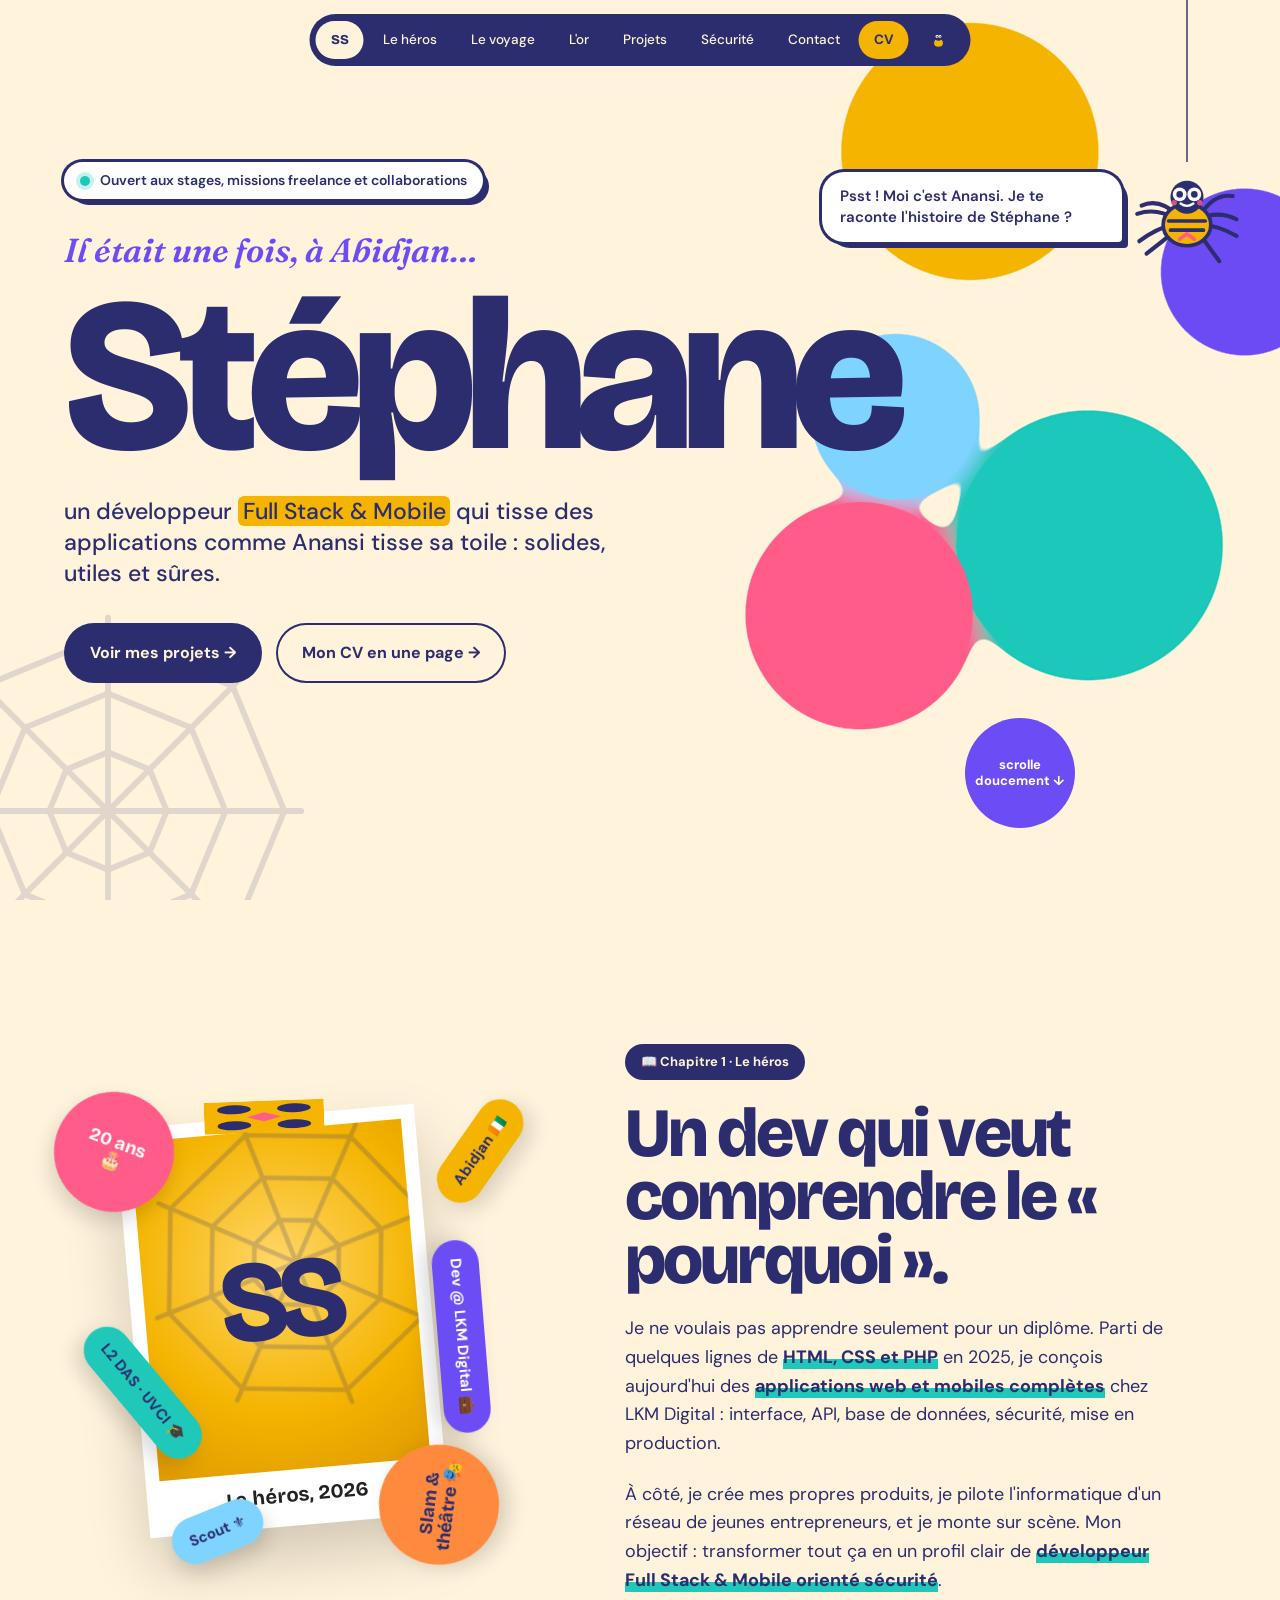
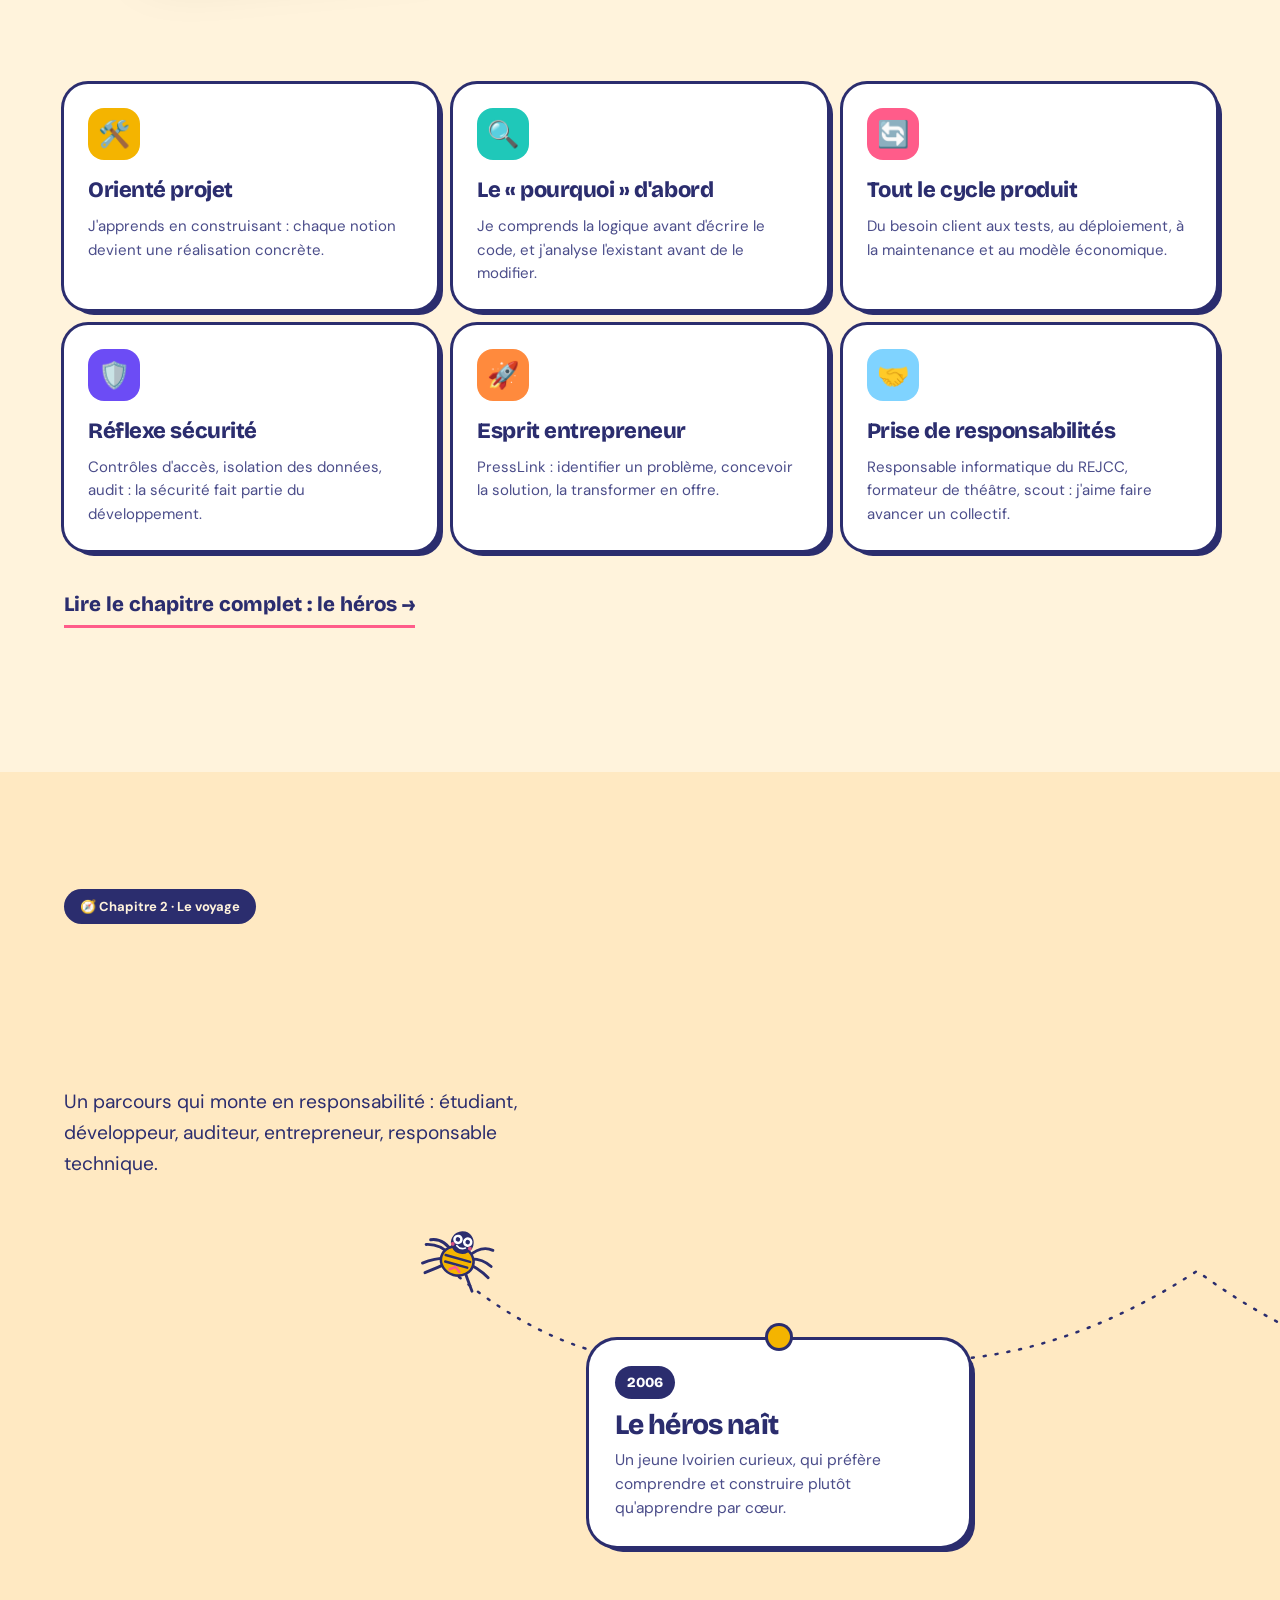
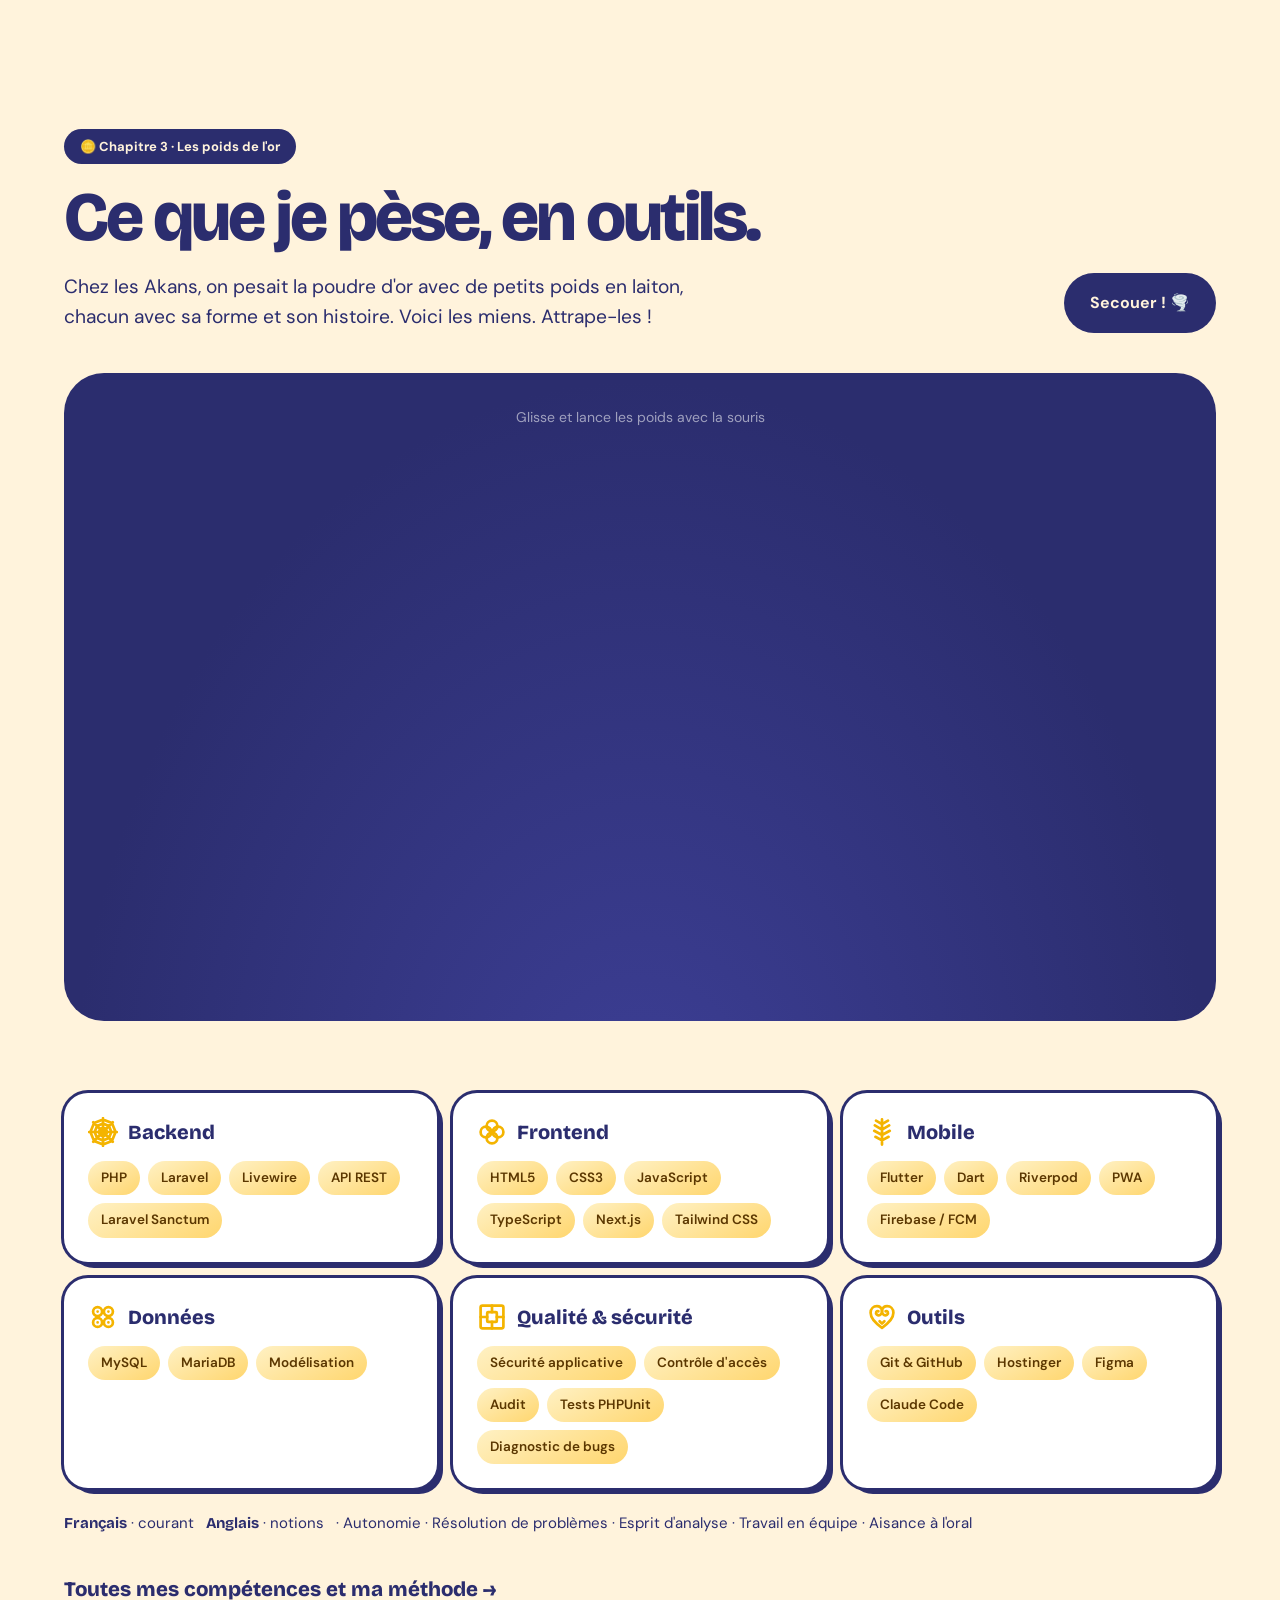
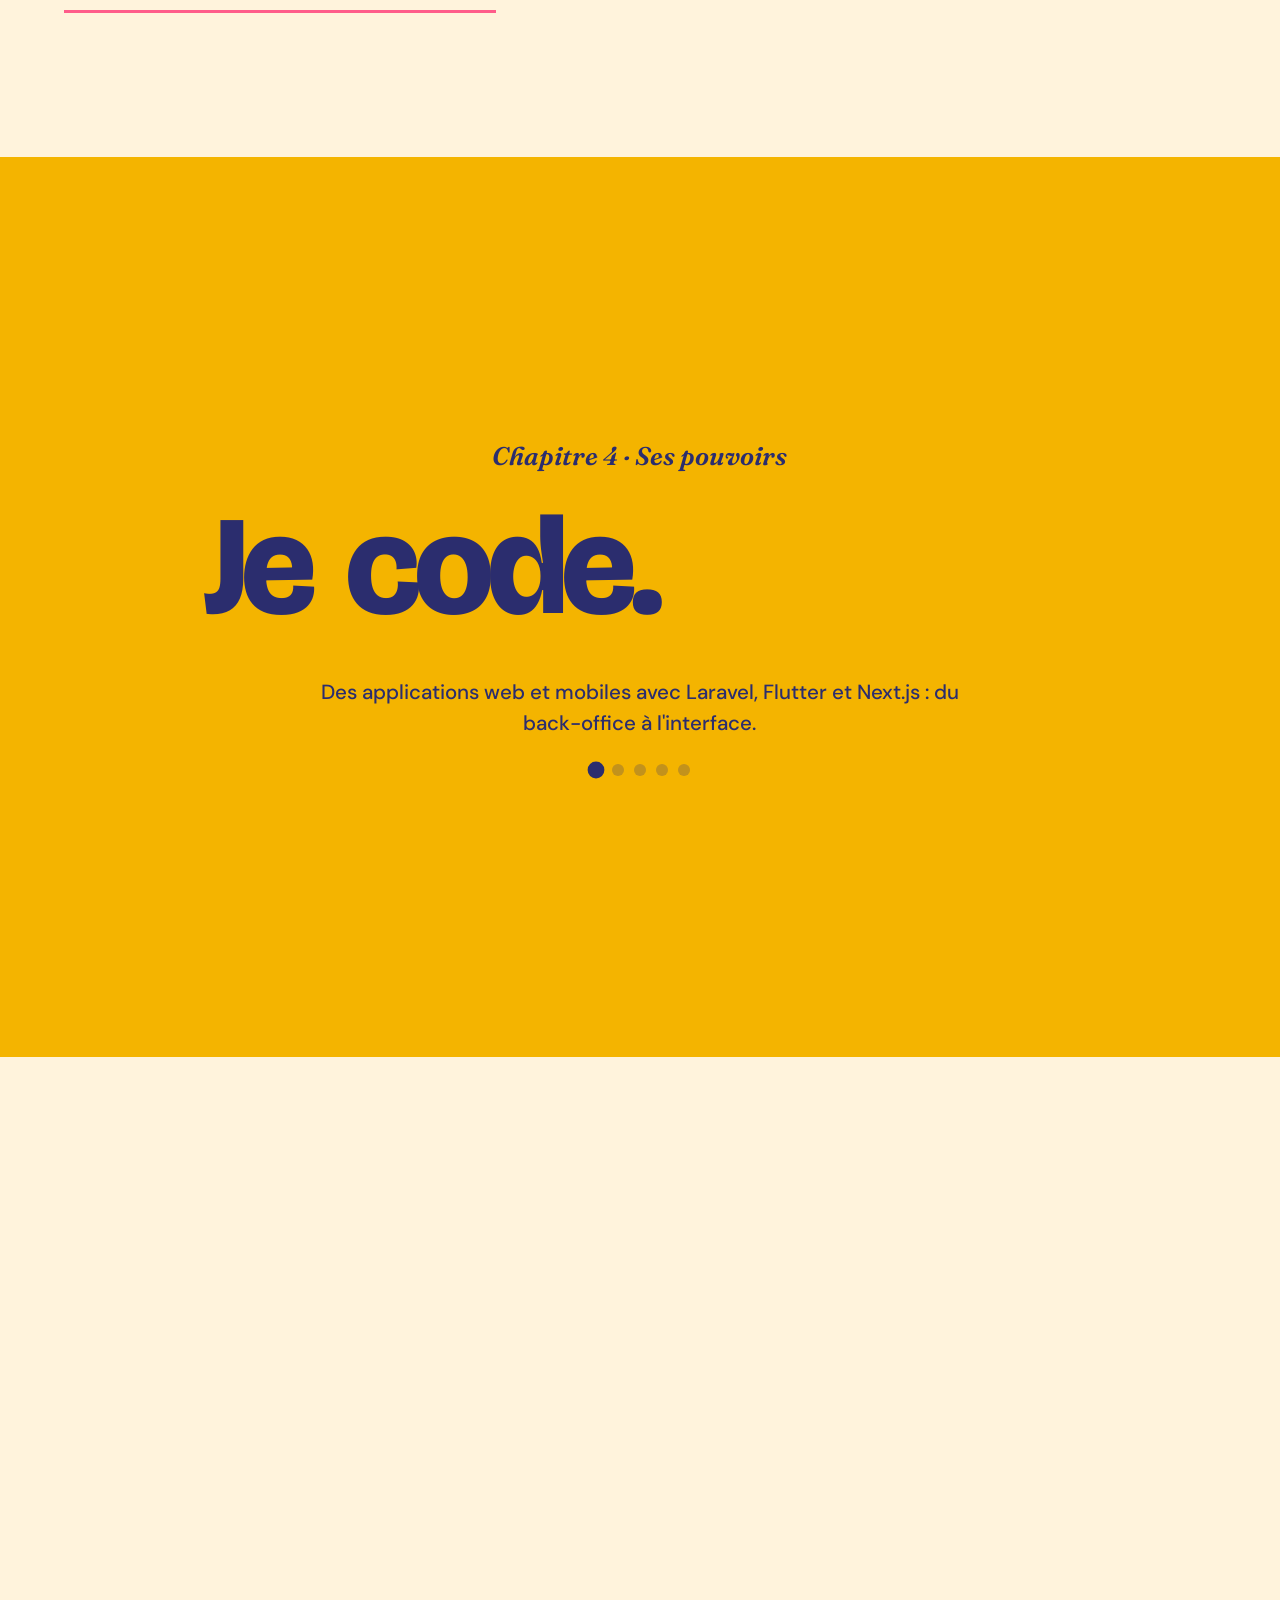
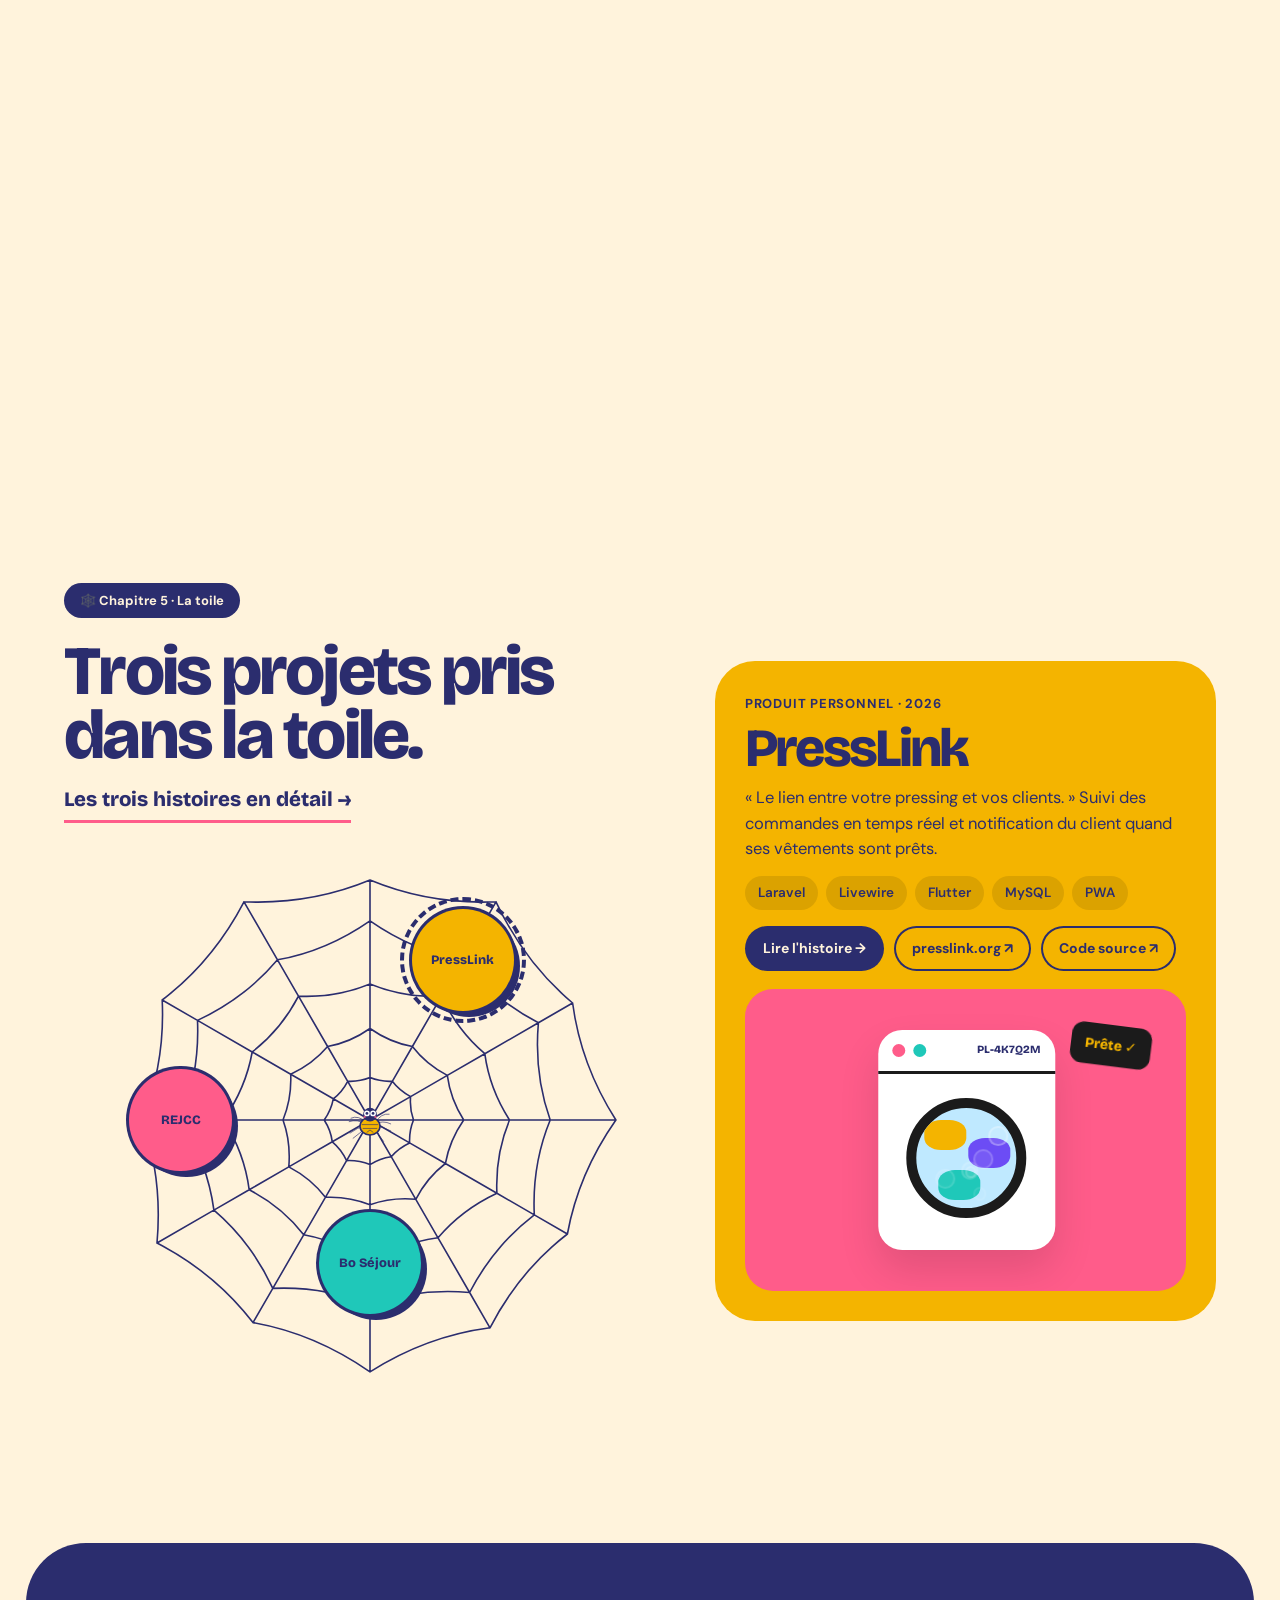
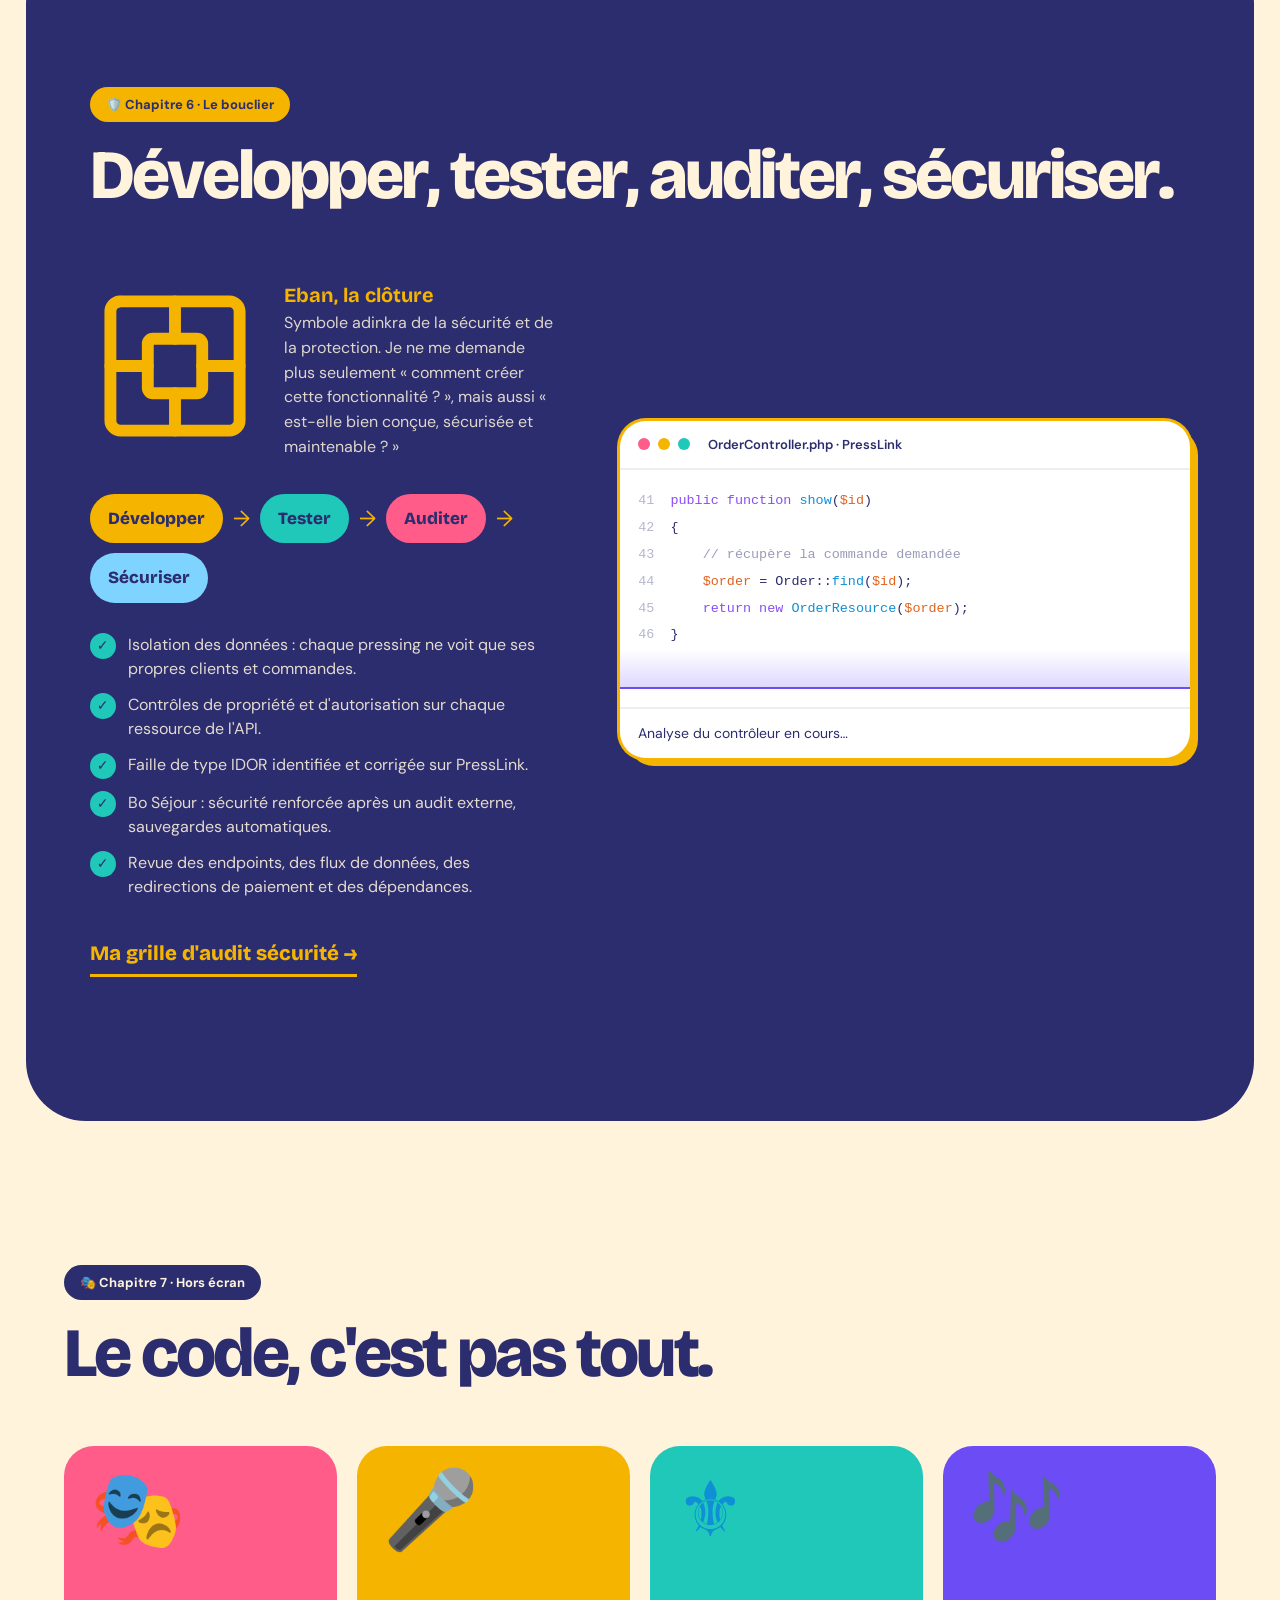
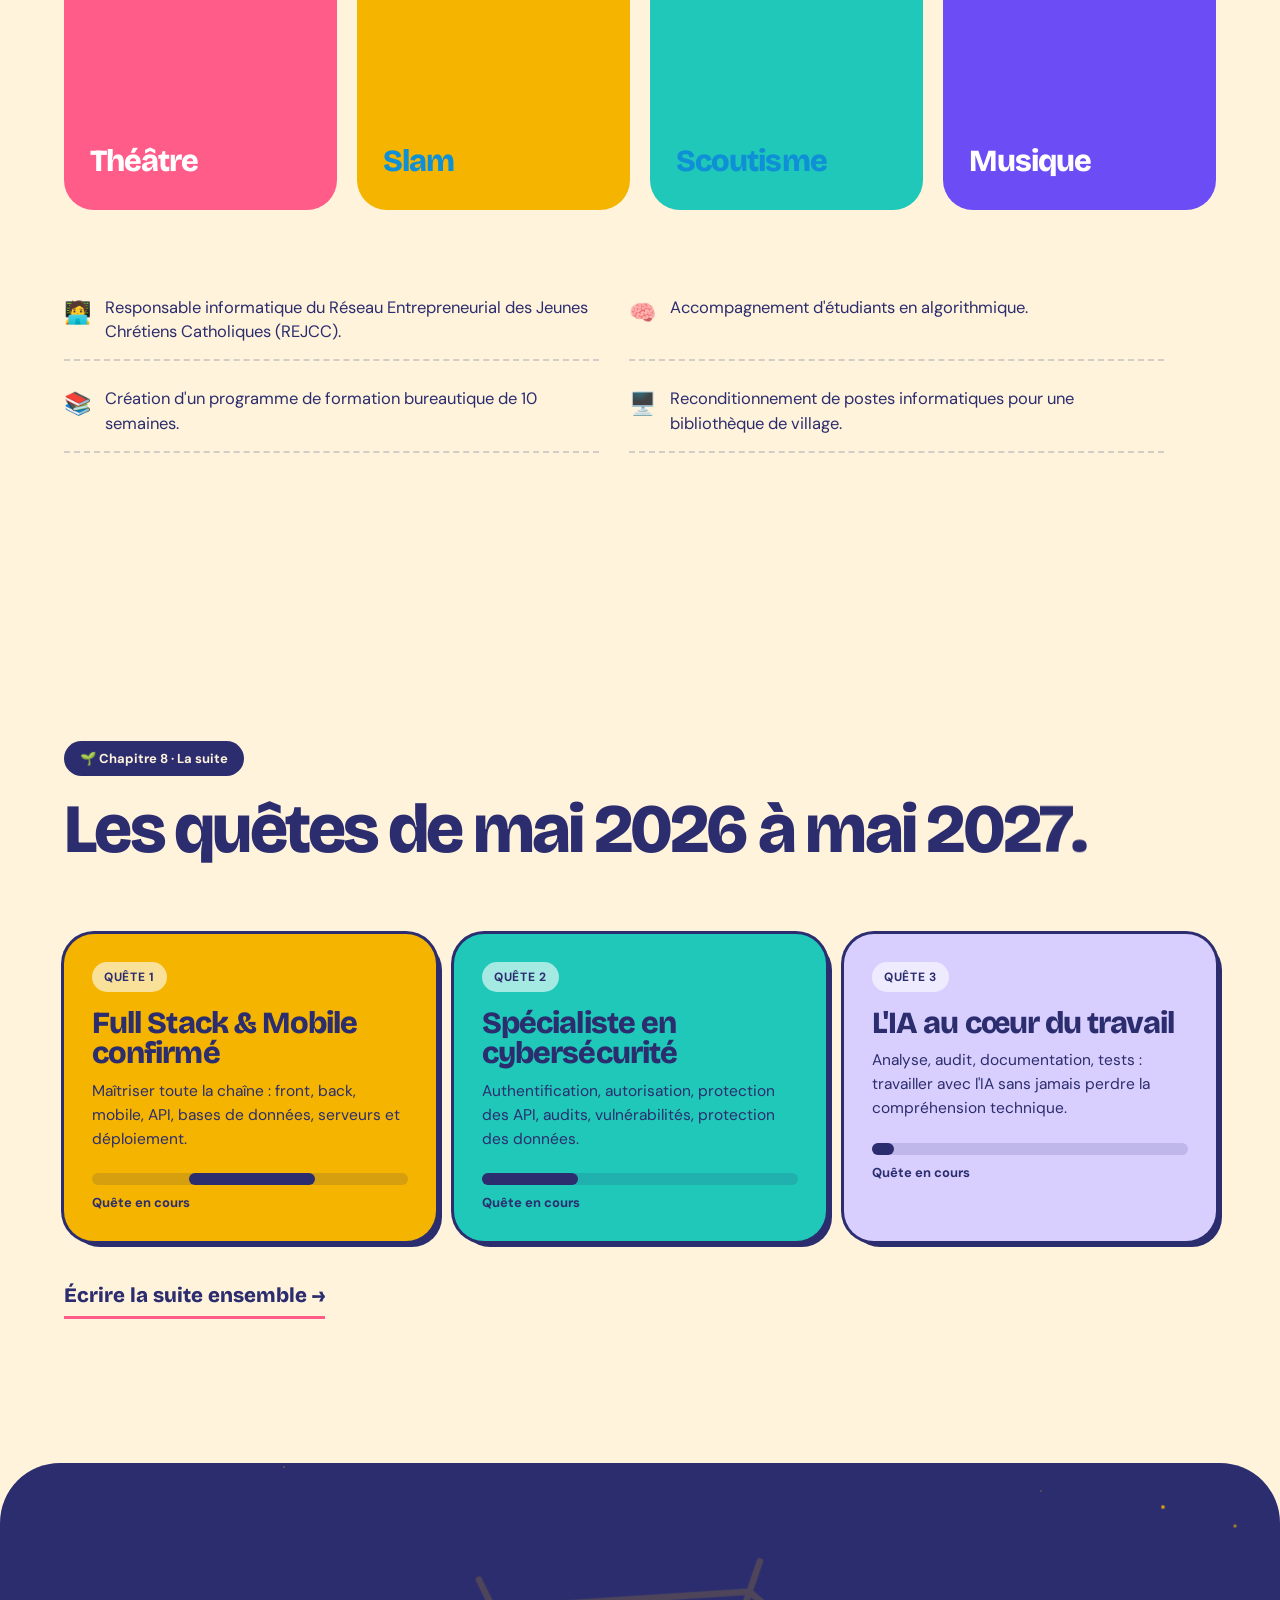
<file: index.html>
<!doctype html>
<html lang="fr">
<head>
<meta charset="utf-8">
<meta name="viewport" content="width=device-width, initial-scale=1">
<title>Stéphane Say — Développeur Full Stack &amp; Mobile à Abidjan</title>
<meta name="description" content="Stéphane Say, développeur Full Stack &amp; Mobile à Abidjan (Laravel, Flutter, Next.js), orienté sécurité. Découvre son histoire, contée par Anansi l'araignée : PressLink, Bo Séjour, REJCC.">
<meta name="author" content="Stéphane Say">
<meta name="theme-color" content="#2b2d6e">
<meta property="og:type" content="website">
<meta property="og:locale" content="fr_FR">
<meta property="og:title" content="Stéphane Say — Développeur Full Stack & Mobile">
<meta property="og:description" content="Il était une fois, à Abidjan, un développeur qui tisse des applications comme Anansi tisse sa toile.">
<meta property="og:image" content="https://menofgucci200-tech.github.io/my_motion/assets/img/og.png">
<meta name="twitter:card" content="summary_large_image">
<link rel="canonical" href="https://menofgucci200-tech.github.io/my_motion/">
<meta property="og:url" content="https://menofgucci200-tech.github.io/my_motion/">
<link rel="icon" href="assets/img/favicon.svg" type="image/svg+xml">
<link rel="preconnect" href="https://fonts.googleapis.com">
<link rel="preconnect" href="https://fonts.gstatic.com" crossorigin>
<link href="https://fonts.googleapis.com/css2?family=Bricolage+Grotesque:opsz,wght@12..96,500..800&family=DM+Sans:wght@400;500;600;700&family=Fraunces:ital,opsz,wght@1,9..144,600&display=swap" rel="stylesheet">
<link rel="stylesheet" href="assets/css/main.css">
<noscript><style>#night,.mascot,.pg-cursor{display:none!important}.pill{position:relative;visibility:visible;display:inline-block;margin:6px}.pit{height:auto;display:flex;flex-wrap:wrap;padding:30px}.pcard{position:relative;visibility:visible;margin-bottom:20px}.pstage{min-height:0}</style></noscript>
<script type="application/ld+json">
{"@context":"https://schema.org","@type":"Person","name":"Stéphane Say","jobTitle":"Développeur Full Stack & Mobile","worksFor":{"@type":"Organization","name":"LKM Digital"},"address":{"@type":"PostalAddress","addressLocality":"Abidjan","addressCountry":"CI"},"email":"mailto:menofgucci200@gmail.com","alumniOf":"Université Virtuelle de Côte d'Ivoire","sameAs":["https://github.com/menofgucci200-tech"],"knowsAbout":["Laravel","PHP","Flutter","Next.js","MySQL","Sécurité applicative"]}
</script>
</head>
<body>
<a class="skip" href="#contenu">Aller au contenu</a>
<svg width="0" height="0" style="position:absolute" aria-hidden="true"><filter id="goo"><feGaussianBlur in="SourceGraphic" stdDeviation="14" result="b"/><feColorMatrix in="b" mode="matrix" values="1 0 0 0 0  0 1 0 0 0  0 0 1 0 0  0 0 0 26 -10" result="g"/><feBlend in="SourceGraphic" in2="g"/></filter></svg>

<!-- Anansi, l'araignée : réutilisée dans l'intro, la mascotte, la frise et la toile -->
<template id="spiderTpl">
  <svg viewBox="0 0 120 120" aria-hidden="true">
    <g class="legs">
      <path d="M48 66 Q30 44 10 50"/><path d="M48 70 Q26 60 6 70"/><path d="M48 75 Q26 80 8 94"/><path d="M50 80 Q36 96 20 112"/>
      <path d="M72 66 Q90 44 110 50"/><path d="M72 70 Q94 60 114 70"/><path d="M72 75 Q94 80 112 94"/><path d="M70 80 Q84 96 100 112"/>
    </g>
    <ellipse cx="60" cy="76" rx="26" ry="23" fill="#f4b400" stroke="#2b2d6e" stroke-width="4"/>
    <path d="M40 72 H80 M42 82 H78" stroke="#2b2d6e" stroke-width="4" stroke-linecap="round"/>
    <path d="M52 92 l8 -6 l8 6" fill="none" stroke="#ff5c8a" stroke-width="4" stroke-linecap="round" stroke-linejoin="round"/>
    <circle cx="60" cy="46" r="18" fill="#2b2d6e"/>
    <circle cx="52" cy="43" r="7.5" fill="#fff"/><circle cx="68" cy="43" r="7.5" fill="#fff"/>
    <circle class="pupil" cx="52" cy="43" r="3.6" fill="#2b2d6e"/><circle class="pupil" cx="68" cy="43" r="3.6" fill="#2b2d6e"/>
    <path d="M53 53 Q60 58 67 53" fill="none" stroke="#fff" stroke-width="2.6" stroke-linecap="round"/>
    <circle cx="46" cy="52" r="3" fill="#ff5c8a" opacity=".8"/><circle cx="74" cy="52" r="3" fill="#ff5c8a" opacity=".8"/>
  </svg>
</template>

<div id="night" aria-hidden="true">
  <div class="bigweb" id="bigweb"></div>
  <div class="ithread" id="ithread"></div>
  <div class="ispider" id="ispider"></div>
  <p class="once tale" id="once">Il était une fois…</p>
  <button class="skip-intro" id="skipIntro" tabindex="-1">Passer l'intro →</button>
</div>

<div class="mascot" id="mascot" aria-hidden="true">
  <div class="thread"></div>
  <div class="body" id="mbody" title="Anansi"></div>
  <div class="say" id="say">Psst ! Moi c'est Anansi. Je te raconte l'histoire de Stéphane ?</div>
</div>
<div class="toast" id="toast" role="status">Adresse copiée ✨</div>

<nav class="nav" aria-label="Navigation principale">
  <a class="logo" href="index.html" aria-label="Accueil">SS</a>
  <a href="heros.html">Le héros</a><a href="voyage.html">Le voyage</a><a href="competences.html">L'or</a><a href="projets.html">Projets</a><a href="securite.html">Sécurité</a><a href="contact.html">Contact</a><a class="cv-link" href="cv.html">CV</a>
  <button class="toggle-anansi" id="toggleAnansi" aria-pressed="true" title="Afficher ou masquer Anansi"><img src="assets/img/favicon.svg" alt="" width="22" height="22"><span class="sr-only">Anansi</span></button>
  <button class="burger" id="burger" aria-expanded="false" aria-controls="menu">Menu</button>
</nav>
<div class="menu" id="menu" aria-hidden="true">
  <a href="index.html"><small>Il était une fois</small>Accueil</a>
  <a href="heros.html"><small>Chapitre 1</small>Le héros</a>
  <a href="voyage.html"><small>Chapitre 2</small>Le voyage</a>
  <a href="competences.html"><small>Chapitre 3</small>Les poids de l'or</a>
  <a href="projets.html"><small>Chapitre 5</small>Les projets</a>
  <a href="securite.html"><small>Chapitre 6</small>Le bouclier</a>
  <a href="contact.html"><small>Fin</small>Contact</a>
  <a href="cv.html"><small>En une page</small>Mon CV</a>
  <button class="menu-anansi" id="menuAnansi">🕷️ Masquer Anansi</button>
</div>

<main id="contenu">

<!-- ================= HERO ================= -->
<section class="hero" id="top" data-say="Psst ! Moi c'est Anansi. Je te raconte l'histoire de Stéphane ?">
  <div class="blobs" id="blobs"></div>
  <div class="corner-web" id="cw1" style="left:-8vw;bottom:-10vw" aria-hidden="true"></div>
  <div class="hero-in">
    <p class="dispo"><i></i>Ouvert aux stages, missions freelance et collaborations</p>
    <p class="once-upon tale">Il était une fois, à Abidjan…</p>
    <h1 class="name" id="name">Stéphane</h1>
    <p class="tagline">un développeur <mark>Full Stack &amp; Mobile</mark> qui tisse des applications comme Anansi tisse sa toile : solides, utiles et sûres.</p>
    <div class="hero-row">
      <a class="btn" href="#toile"><span>Voir mes projets →</span></a>
      <a class="btn ghost" href="cv.html"><span>Mon CV en une page →</span></a>
    </div>
  </div>
  <div class="scroll-ball" aria-hidden="true">scrolle<br>doucement ↓</div>
</section>

<!-- ================= CHAPITRE 1 : LE HÉROS ================= -->
<section id="heros" data-say="Lui, c'est le héros du conte. 20 ans, Abidjan, curieux de tout.">
  <div class="about">
    <div class="board" id="board">
      <div class="polaroid"><span class="tape" id="tape"></span><!-- Emplacement photo : remplacer ce bloc par <img src="assets/img/ta-photo.jpg" alt="Portrait de Stéphane Say"> -->
        <div class="portrait-ph" aria-hidden="true"><div class="ph-web"></div><span>SS</span></div><b>Le héros, 2026</b></div>
      <span class="sticker big" style="background:var(--pink);color:#fff;left:-2%;top:2%">20 ans<br>🎂</span>
      <span class="sticker" style="background:var(--gold);right:2%;top:12%">Abidjan 🇨🇮</span>
      <span class="sticker" style="background:var(--teal);left:0;top:62%">L2 DAS · UVCI 🎓</span>
      <span class="sticker" style="background:var(--violet);color:#fff;right:-2%;top:48%">Dev @ LKM Digital 💼</span>
      <span class="sticker big" style="background:var(--orange);right:10%;bottom:0">Slam &amp;<br>théâtre 🎭</span>
      <span class="sticker" style="background:var(--sky);left:22%;bottom:2%">Scout ⚜️</span>
    </div>
    <div class="about-text">
      <span class="chap">📖 Chapitre 1 · Le héros</span>
      <h2 class="h2 sm split">Un dev qui veut comprendre le « pourquoi ».</h2>
      <p>Je ne voulais pas apprendre seulement pour un diplôme. Parti de quelques lignes de <b>HTML, CSS et PHP</b> en 2025, je conçois aujourd'hui des <b>applications web et mobiles complètes</b> chez LKM Digital : interface, API, base de données, sécurité, mise en production.</p>
      <p>À côté, je crée mes propres produits, je pilote l'informatique d'un réseau de jeunes entrepreneurs, et je monte sur scène. Mon objectif : transformer tout ça en un profil clair de <b>développeur Full Stack &amp; Mobile orienté sécurité</b>.</p>
    </div>
  </div>
  <div class="forces">
    <article class="force"><div class="ic" style="background:var(--gold)">🛠️</div><h3>Orienté projet</h3><p>J'apprends en construisant : chaque notion devient une réalisation concrète.</p></article>
    <article class="force"><div class="ic" style="background:var(--teal)">🔍</div><h3>Le « pourquoi » d'abord</h3><p>Je comprends la logique avant d'écrire le code, et j'analyse l'existant avant de le modifier.</p></article>
    <article class="force"><div class="ic" style="background:var(--pink)">🔄</div><h3>Tout le cycle produit</h3><p>Du besoin client aux tests, au déploiement, à la maintenance et au modèle économique.</p></article>
    <article class="force"><div class="ic" style="background:var(--violet)">🛡️</div><h3>Réflexe sécurité</h3><p>Contrôles d'accès, isolation des données, audit : la sécurité fait partie du développement.</p></article>
    <article class="force"><div class="ic" style="background:var(--orange)">🚀</div><h3>Esprit entrepreneur</h3><p>PressLink : identifier un problème, concevoir la solution, la transformer en offre.</p></article>
    <article class="force"><div class="ic" style="background:var(--sky)">🤝</div><h3>Prise de responsabilités</h3><p>Responsable informatique du REJCC, formateur de théâtre, scout : j'aime faire avancer un collectif.</p></article>
  </div>
  <a class="more" href="heros.html">Lire le chapitre complet : le héros →</a>
</section>

<!-- ================= CHAPITRE 2 : LE VOYAGE ================= -->
<section id="voyage" data-say="Suis-moi sur le fil : voici son voyage, étape par étape.">
  <div class="vhead">
    <span class="chap">🧭 Chapitre 2 · Le voyage</span>
    <h2 class="h2 sm split">De zéro à la prod.</h2>
    <a class="more" href="voyage.html" style="margin:0 0 18px">Le journal complet du voyage →</a>
    <p class="lead">Un parcours qui monte en responsabilité : étudiant, développeur, auditeur, entrepreneur, responsable technique.</p>
  </div>
  <div class="vtrack" id="vtrack">
    <svg class="vthread" id="vthread" aria-hidden="true"><path id="vpath"/><path id="vdone" class="done"/></svg>
    <div class="walker" id="walker" aria-hidden="true"></div>
    <div class="vline" aria-hidden="true"><i id="vline"></i></div>
    <article class="vcard" style="--mb:4vh"><span class="pin" style="background:var(--gold)"></span><span class="when" style="background:var(--ink)">2006</span><h3>Le héros naît</h3><p>Un jeune Ivoirien curieux, qui préfère comprendre et construire plutôt qu'apprendre par cœur.</p></article>
    <article class="vcard" style="--mb:14vh"><span class="pin" style="background:var(--pink)"></span><span class="when" style="background:var(--pink)">Juillet 2025</span><h3>Bac D en poche</h3><p>Groupe Scolaire Louis Lagrange. Direction le numérique.</p></article>
    <article class="vcard" style="--mb:2vh"><span class="pin" style="background:var(--teal)"></span><span class="when" style="background:var(--violet)">2025</span><h3>Entrée à l'UVCI</h3><p>Licence Développement d'applications et e-Services. Au compteur : HTML, CSS et quelques notions de PHP.</p></article>
    <article class="vcard" style="--mb:12vh"><span class="pin" style="background:var(--gold)"></span><span class="when" style="background:var(--orange)">Janvier 2026</span><h3>LKM Digital</h3><p>Développeur junior. Maintenir et faire évoluer des logiciels utilisés chaque jour par de vrais utilisateurs.</p></article>
    <article class="vcard" style="--mb:3vh"><span class="pin" style="background:var(--teal)"></span><span class="when" style="background:var(--teal);color:var(--ink)">2026</span><h3>Bo Séjour</h3><p>Refonte complète d'une plateforme de réservation : paiement en ligne, WhatsApp, sécurité renforcée.</p></article>
    <article class="vcard" style="--mb:13vh"><span class="pin" style="background:var(--pink)"></span><span class="when" style="background:var(--gold);color:var(--ink)">2026</span><h3>PressLink</h3><p>Mon premier produit, conçu et développé seul, de l'API au modèle commercial.</p></article>
    <article class="vcard" style="--mb:4vh"><span class="pin" style="background:var(--violet)"></span><span class="when" style="background:var(--pink)">2026</span><h3>Responsable informatique</h3><p>REJCC : plateforme officielle, structuration de l'équipe, documentation, présentations au Bureau Exécutif.</p></article>
    <article class="vcard" style="--mb:12vh"><span class="pin" style="background:var(--gold)"></span><span class="when" style="background:var(--violet)">Septembre 2026</span><h3>Licence 2 DAS</h3><p>Deuxième année à l'UVCI, et ce portfolio pour raconter le chemin parcouru.</p></article>
    <article class="vcard future" style="--mb:6vh"><span class="pin" style="background:var(--bg)"></span><span class="when" style="background:var(--gold);color:var(--ink)">Mai 2027</span><h3>Prochain chapitre</h3><p>Full Stack &amp; Mobile confirmé, spécialiste en cybersécurité, IA au cœur du travail.</p></article>
  </div>
</section>

<!-- ================= CHAPITRE 3 : LES POIDS DE L'OR ================= -->
<section id="or" data-say="Ses poids en or ! Attrape-les, lance-les, secoue tout.">
  <div class="pit-head">
    <div>
      <span class="chap">🪙 Chapitre 3 · Les poids de l'or</span>
      <h2 class="h2 sm split">Ce que je pèse, en outils.</h2>
      <p class="lead">Chez les Akans, on pesait la poudre d'or avec de petits poids en laiton, chacun avec sa forme et son histoire. Voici les miens. Attrape-les !</p>
    </div>
    <button class="btn" id="shake"><span>Secouer ! 🌪️</span></button>
  </div>
  <div class="pit" id="pit" aria-label="Zone de jeu : mes outils en poids d'or"><p class="hint">Glisse et lance les poids avec la souris</p></div>

  <div class="skills">
    <article class="skill"><h3><i data-adk="ananse"></i>Backend</h3><div class="tags"><span>PHP</span><span>Laravel</span><span>Livewire</span><span>API REST</span><span>Laravel Sanctum</span></div></article>
    <article class="skill"><h3><i data-adk="nyansapo"></i>Frontend</h3><div class="tags"><span>HTML5</span><span>CSS3</span><span>JavaScript</span><span>TypeScript</span><span>Next.js</span><span>Tailwind CSS</span></div></article>
    <article class="skill"><h3><i data-adk="aya"></i>Mobile</h3><div class="tags"><span>Flutter</span><span>Dart</span><span>Riverpod</span><span>PWA</span><span>Firebase / FCM</span></div></article>
    <article class="skill"><h3><i data-adk="matemasie"></i>Données</h3><div class="tags"><span>MySQL</span><span>MariaDB</span><span>Modélisation</span></div></article>
    <article class="skill"><h3><i data-adk="eban"></i>Qualité &amp; sécurité</h3><div class="tags"><span>Sécurité applicative</span><span>Contrôle d'accès</span><span>Audit</span><span>Tests PHPUnit</span><span>Diagnostic de bugs</span></div></article>
    <article class="skill"><h3><i data-adk="sankofa"></i>Outils</h3><div class="tags"><span>Git &amp; GitHub</span><span>Hostinger</span><span>Figma</span><span>Claude Code</span></div></article>
  </div>
  <div class="langs"><span><b>Français</b> · courant</span><span><b>Anglais</b> · notions</span><span>· Autonomie · Résolution de problèmes · Esprit d'analyse · Travail en équipe · Aisance à l'oral</span></div>
  <a class="more" href="competences.html">Toutes mes compétences et ma méthode →</a>
</section>

<!-- ================= CHAPITRE 4 : LES POUVOIRS ================= -->
<section class="slot" id="pouvoirs" data-say="Ses pouvoirs… je suis un peu jaloux.">
  <div class="slot-in">
    <p class="tale" style="font-size:clamp(20px,2vw,28px);margin-bottom:18px">Chapitre 4 · Ses pouvoirs</p>
    <div class="slot-line" aria-hidden="true"><span>Je</span><div class="window"><div class="reel" id="reel"><span>code.</span><span>conçois.</span><span>sécurise.</span><span>entreprends.</span><span>raconte.</span></div></div></div>
    <p class="slot-desc" id="slotDesc" aria-hidden="true"></p>
    <div class="slot-dots" id="slotDots" aria-hidden="true"><i></i><i></i><i></i><i></i><i></i></div>
    <ul class="slot-list" id="slotList"></ul>
  </div>
</section>

<!-- ================= CHAPITRE 5 : LA TOILE ================= -->
<section id="toile" data-say="Ma toile préférée : ses projets. Touche un nœud !">
  <div>
    <span class="chap">🕸️ Chapitre 5 · La toile</span>
    <h2 class="h2 sm split">Trois projets pris dans la toile.</h2>
    <a class="more" href="projets.html" style="margin:18px 0 0">Les trois histoires en détail →</a>
    <div class="webwrap" id="webwrap"><svg id="websvg" aria-hidden="true"><path id="webpath"/></svg><div class="webhub" id="webhub" aria-hidden="true"></div></div>
  </div>
  <div class="pstage" id="pstage" aria-live="polite">
    <article class="pcard on" style="background:var(--gold)" id="p-presslink">
      <div><small>Produit personnel · 2026</small><h3>PressLink</h3><p>« Le lien entre votre pressing et vos clients. » Suivi des commandes en temps réel et notification du client quand ses vêtements sont prêts.</p>
        <div class="tags"><span>Laravel</span><span>Livewire</span><span>Flutter</span><span>MySQL</span><span>PWA</span></div>
        <div class="actions"><a class="btn small" href="projets.html#presslink"><span>Lire l'histoire →</span></a><a class="btn small ghost" href="https://presslink.org/" target="_blank" rel="noopener"><span>presslink.org ↗</span></a><a class="btn small ghost" href="https://github.com/menofgucci200-tech/PressLink" target="_blank" rel="noopener"><span>Code source ↗</span></a></div></div>
      <div class="scene" style="background:var(--pink)" aria-hidden="true">
        <div class="machine"><div class="panel"><i></i><i></i><em>PL-4K7Q2M</em></div><div class="door"><div class="drum"><b style="background:var(--gold);left:8%;top:12%"></b><b style="background:var(--violet);right:6%;top:30%"></b><b style="background:var(--teal);left:22%;bottom:8%"></b></div></div></div>
        <span class="ticket">Prête ✓</span>
      </div>
    </article>
    <article class="pcard" style="background:var(--teal)" id="p-bosejour">
      <div><small>Projet client · LKM Digital</small><h3>Bo Séjour</h3><p>Plateforme de réservation d'hébergements : refonte complète, espaces voyageur et partenaire, paiement en ligne, notifications WhatsApp.</p>
        <div class="tags"><span>Next.js</span><span>TypeScript</span><span>Laravel</span><span>MySQL</span></div>
        <div class="actions"><a class="btn small" href="projets.html#bosejour"><span>Lire l'histoire →</span></a><a class="btn small ghost" href="https://bosejour.ci/" target="_blank" rel="noopener"><span>bosejour.ci ↗</span></a></div></div>
      <div class="scene" aria-hidden="true"><div class="sky"></div><div class="sun"></div>
        <div class="house"><div class="roof"></div><div class="walls"><span class="win" style="left:12%"></span><span class="win" style="right:12%"></span><span class="doorh"></span></div></div>
        <div class="ground"></div><div class="cal" id="cal"></div><span class="paid">Payé ✓</span>
      </div>
    </article>
    <article class="pcard" style="background:#d9cfff" id="p-rejcc">
      <div><small>Responsable informatique · 2026</small><h3>REJCC</h3><p>Plateforme officielle du Réseau Entrepreneurial des Jeunes Chrétiens Catholiques : adhésion en ligne, carte membre QR, événements, mentorat.</p>
        <div class="tags"><span>Laravel</span><span>Livewire</span><span>Tailwind CSS</span><span>MySQL</span></div>
        <div class="actions"><a class="btn small" href="projets.html#rejcc"><span>Lire l'histoire →</span></a><a class="btn small ghost" href="https://rejcc.site/" target="_blank" rel="noopener"><span>rejcc.site ↗</span></a><a class="btn small ghost" href="https://github.com/menofgucci200-tech/rejcc" target="_blank" rel="noopener"><span>Code source ↗</span></a></div></div>
      <div class="scene cardwrap" style="background:var(--violet)" aria-hidden="true">
        <div class="mcard" id="mcard"><div class="mface"><small>REJCC · Membre</small><b>Stéphane Say</b><small>Responsable informatique</small></div><div class="mface back"><div class="qr" id="qr"></div><div><b>Scanne-moi</b><br><small>Carte membre</small></div></div></div>
      </div>
    </article>
  </div>
</section>

<!-- ================= CHAPITRE 6 : LE BOUCLIER ================= -->
<section id="bouclier" class="dark" data-say="Chut… il traque les failles. Regarde le code.">
  <span class="chap">🛡️ Chapitre 6 · Le bouclier</span>
  <h2 class="h2 sm split">Développer, tester, auditer, sécuriser.</h2>
  <div class="shield-grid">
    <div>
      <div class="eban-wrap"><div class="eban" id="eban" aria-hidden="true"></div><p><b>Eban, la clôture</b>Symbole adinkra de la sécurité et de la protection. Je ne me demande plus seulement « comment créer cette fonctionnalité ? », mais aussi « est-elle bien conçue, sécurisée et maintenable ? »</p></div>
      <div class="method" id="method"><span style="background:var(--gold)">Développer</span><em>→</em><span style="background:var(--teal)">Tester</span><em>→</em><span style="background:var(--pink)">Auditer</span><em>→</em><span style="background:var(--sky)">Sécuriser</span></div>
      <ul class="shield-list">
        <li>Isolation des données : chaque pressing ne voit que ses propres clients et commandes.</li>
        <li>Contrôles de propriété et d'autorisation sur chaque ressource de l'API.</li>
        <li>Faille de type IDOR identifiée et corrigée sur PressLink.</li>
        <li>Bo Séjour : sécurité renforcée après un audit externe, sauvegardes automatiques.</li>
        <li>Revue des endpoints, des flux de données, des redirections de paiement et des dépendances.</li>
      </ul>
    </div>
    <div class="codecard" id="codecard" aria-label="Exemple de correction d'une faille IDOR">
      <div class="top"><i></i><i></i><i></i><span>OrderController.php · PressLink</span></div>
      <div class="code">
        <div><span class="ln">41</span><span class="k">public function</span> <span class="f">show</span>(<span class="v">$id</span>)</div>
        <div><span class="ln">42</span>{</div>
        <div><span class="ln">43</span>    <span class="c">// récupère la commande demandée</span></div>
        <div id="lineBad"><span class="ln">44</span>    <span class="v">$order</span> = Order::<span class="f">find</span>(<span class="v">$id</span>);<span class="flag r">IDOR</span></div>
        <div id="lineGood" hidden><span class="ln">44</span>    <span class="v">$order</span> = <span class="v">$pressing</span>-&gt;<span class="f">orders</span>()-&gt;<span class="f">findOrFail</span>(<span class="v">$id</span>);<span class="flag g">CORRIGÉ</span></div>
        <div><span class="ln">45</span>    <span class="k">return new</span> <span class="f">OrderResource</span>(<span class="v">$order</span>);</div>
        <div><span class="ln">46</span>}</div>
        <div class="sweep"></div>
      </div>
      <p class="code-note" id="codeNote">Analyse du contrôleur en cours…</p>
    </div>
  </div>
  <a class="more" href="securite.html">Ma grille d'audit sécurité →</a>
</section>

<!-- ================= CHAPITRE 7 : HORS ÉCRAN ================= -->
<section id="hors-ecran" data-say="Il slame aussi. Moi, je chante faux.">
  <span class="chap">🎭 Chapitre 7 · Hors écran</span>
  <h2 class="h2 sm split">Le code, c'est pas tout.</h2>
  <div class="flips">
    <div class="flip" tabindex="0" role="button" aria-label="Théâtre : retourner la carte"><div class="fi"><div class="f" style="background:var(--pink);color:#fff"><em>🎭</em><h3>Théâtre</h3></div><div class="bk">Responsable formateur de la troupe de la paroisse Saint-Mathieu. On y apprend à porter un message.</div></div></div>
    <div class="flip" tabindex="0" role="button" aria-label="Slam : retourner la carte"><div class="fi"><div class="f" style="background:var(--gold)"><em>🎤</em><h3>Slam</h3></div><div class="bk">L'art oratoire et la musique des mots. Comme Anansi, je gagne par la parole.</div></div></div>
    <div class="flip" tabindex="0" role="button" aria-label="Scoutisme : retourner la carte"><div class="fi"><div class="f" style="background:var(--teal)"><em>⚜️</em><h3>Scoutisme</h3></div><div class="bk">Groupe Yopougon Amérindiens : le collectif, l'entraide, les responsabilités.</div></div></div>
    <div class="flip" tabindex="0" role="button" aria-label="Musique : retourner la carte"><div class="fi"><div class="f" style="background:var(--violet);color:#fff"><em>🎶</em><h3>Musique</h3></div><div class="bk">La musique et le rythme, qui nourrissent aussi l'écriture et la scène.</div></div></div>
  </div>
  <ul class="engage">
    <li><span>🧑‍💻</span>Responsable informatique du Réseau Entrepreneurial des Jeunes Chrétiens Catholiques (REJCC).</li>
    <li><span>🧠</span>Accompagnement d'étudiants en algorithmique.</li>
    <li><span>📚</span>Création d'un programme de formation bureautique de 10 semaines.</li>
    <li><span>🖥️</span>Reconditionnement de postes informatiques pour une bibliothèque de village.</li>
  </ul>
</section>

<!-- ================= CHAPITRE 8 : LA SUITE ================= -->
<section id="suite" data-say="La suite du conte s'écrit maintenant. J'ai hâte !">
  <span class="chap">🌱 Chapitre 8 · La suite</span>
  <h2 class="h2 sm split">Les quêtes de mai 2026 à mai 2027.</h2>
  <div class="quests">
    <article class="quest" style="background:var(--gold)"><span class="tag">Quête 1</span><h3>Full Stack &amp; Mobile confirmé</h3><p>Maîtriser toute la chaîne : front, back, mobile, API, bases de données, serveurs et déploiement.</p><div class="bar"><i></i></div><p class="bar-label">Quête en cours</p></article>
    <article class="quest" style="background:var(--teal)"><span class="tag">Quête 2</span><h3>Spécialiste en cybersécurité</h3><p>Authentification, autorisation, protection des API, audits, vulnérabilités, protection des données.</p><div class="bar"><i></i></div><p class="bar-label">Quête en cours</p></article>
    <article class="quest" style="background:#d9cfff"><span class="tag">Quête 3</span><h3>L'IA au cœur du travail</h3><p>Analyse, audit, documentation, tests : travailler avec l'IA sans jamais perdre la compréhension technique.</p><div class="bar"><i></i></div><p class="bar-label">Quête en cours</p></article>
  </div>
  <a class="more" href="contact.html">Écrire la suite ensemble →</a>
</section>

<!-- ================= FIN : CONTACT ================= -->
<section class="contact dark" id="contact" data-say="Fin du conte ? Non : écris-lui !">
  <div class="stars" id="stars" aria-hidden="true"></div>
  <div class="cweb" id="cweb" aria-hidden="true"></div>
  <p class="tale">Et le conte continue…</p>
  <h2 class="h2 split">avec toi ?</h2>
  <div class="row">
    <a class="btn" href="mailto:menofgucci200@gmail.com" id="mailBtn"><span>menofgucci200@gmail.com</span></a>
    <button class="btn ghost" id="copyBtn"><span>Copier l'adresse 📋</span></button>
  </div>
  <div class="contact-list">
    <a href="tel:+2250161133466">+225 01 61 13 34 66</a>
    <a href="https://github.com/menofgucci200-tech" target="_blank" rel="noopener">GitHub ↗</a>
    <a href="assets/docs/CV-Stephane-Say-2026.pdf" download>CV (PDF) ↓</a>
    <span>Abidjan, Côte d'Ivoire</span>
  </div>
</section>
</main>

<footer>
  <span>© 2026 Stéphane Say · Abidjan</span>
  <span><a href="cv.html">CV en une page</a> · <a href="https://github.com/menofgucci200-tech" target="_blank" rel="noopener">GitHub</a> · Conté par Anansi 🕷️</span>
</footer>


<script src="assets/vendor/gsap.min.js"></script>
<script src="assets/vendor/ScrollTrigger.min.js"></script>
<script src="assets/vendor/matter.min.js"></script>
<script src="assets/vendor/lenis.min.js"></script>
<script src="assets/js/core.js"></script>
<script src="assets/js/main.js"></script>
</body>
</html>
</file>
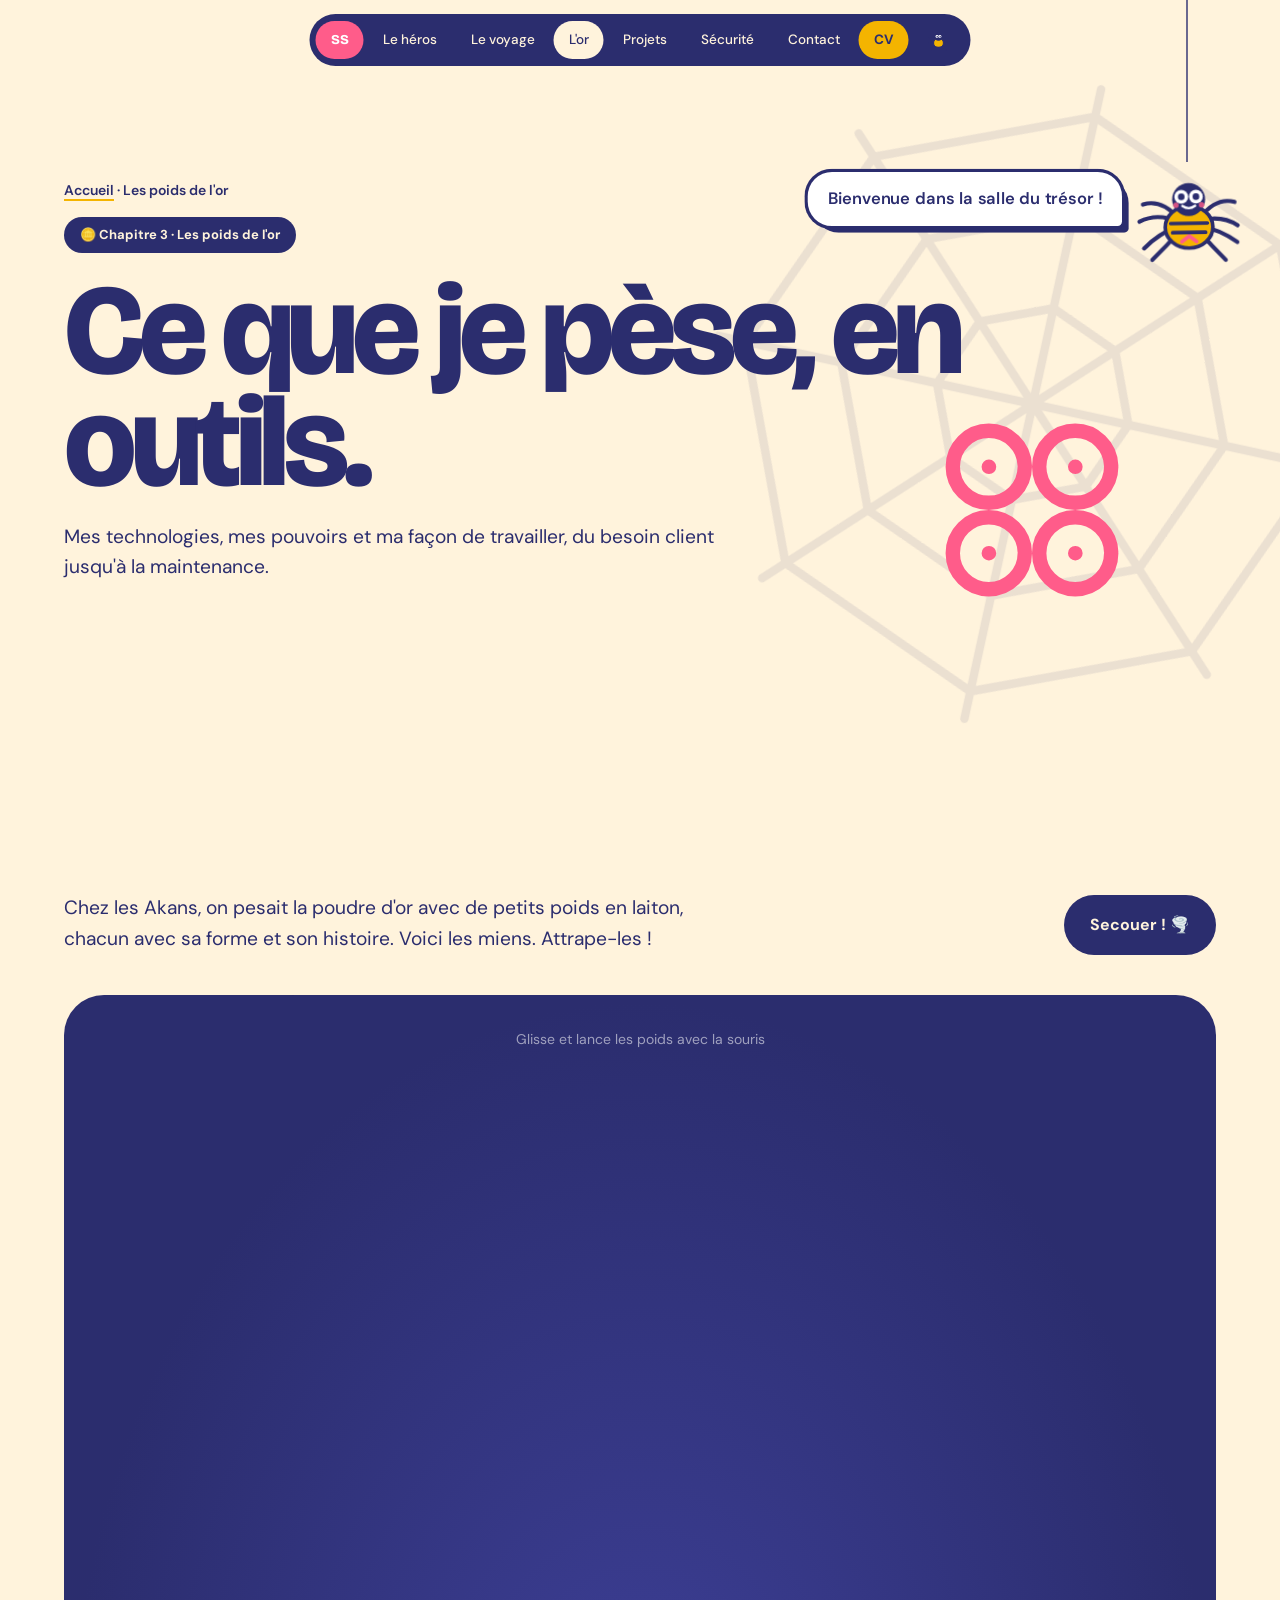
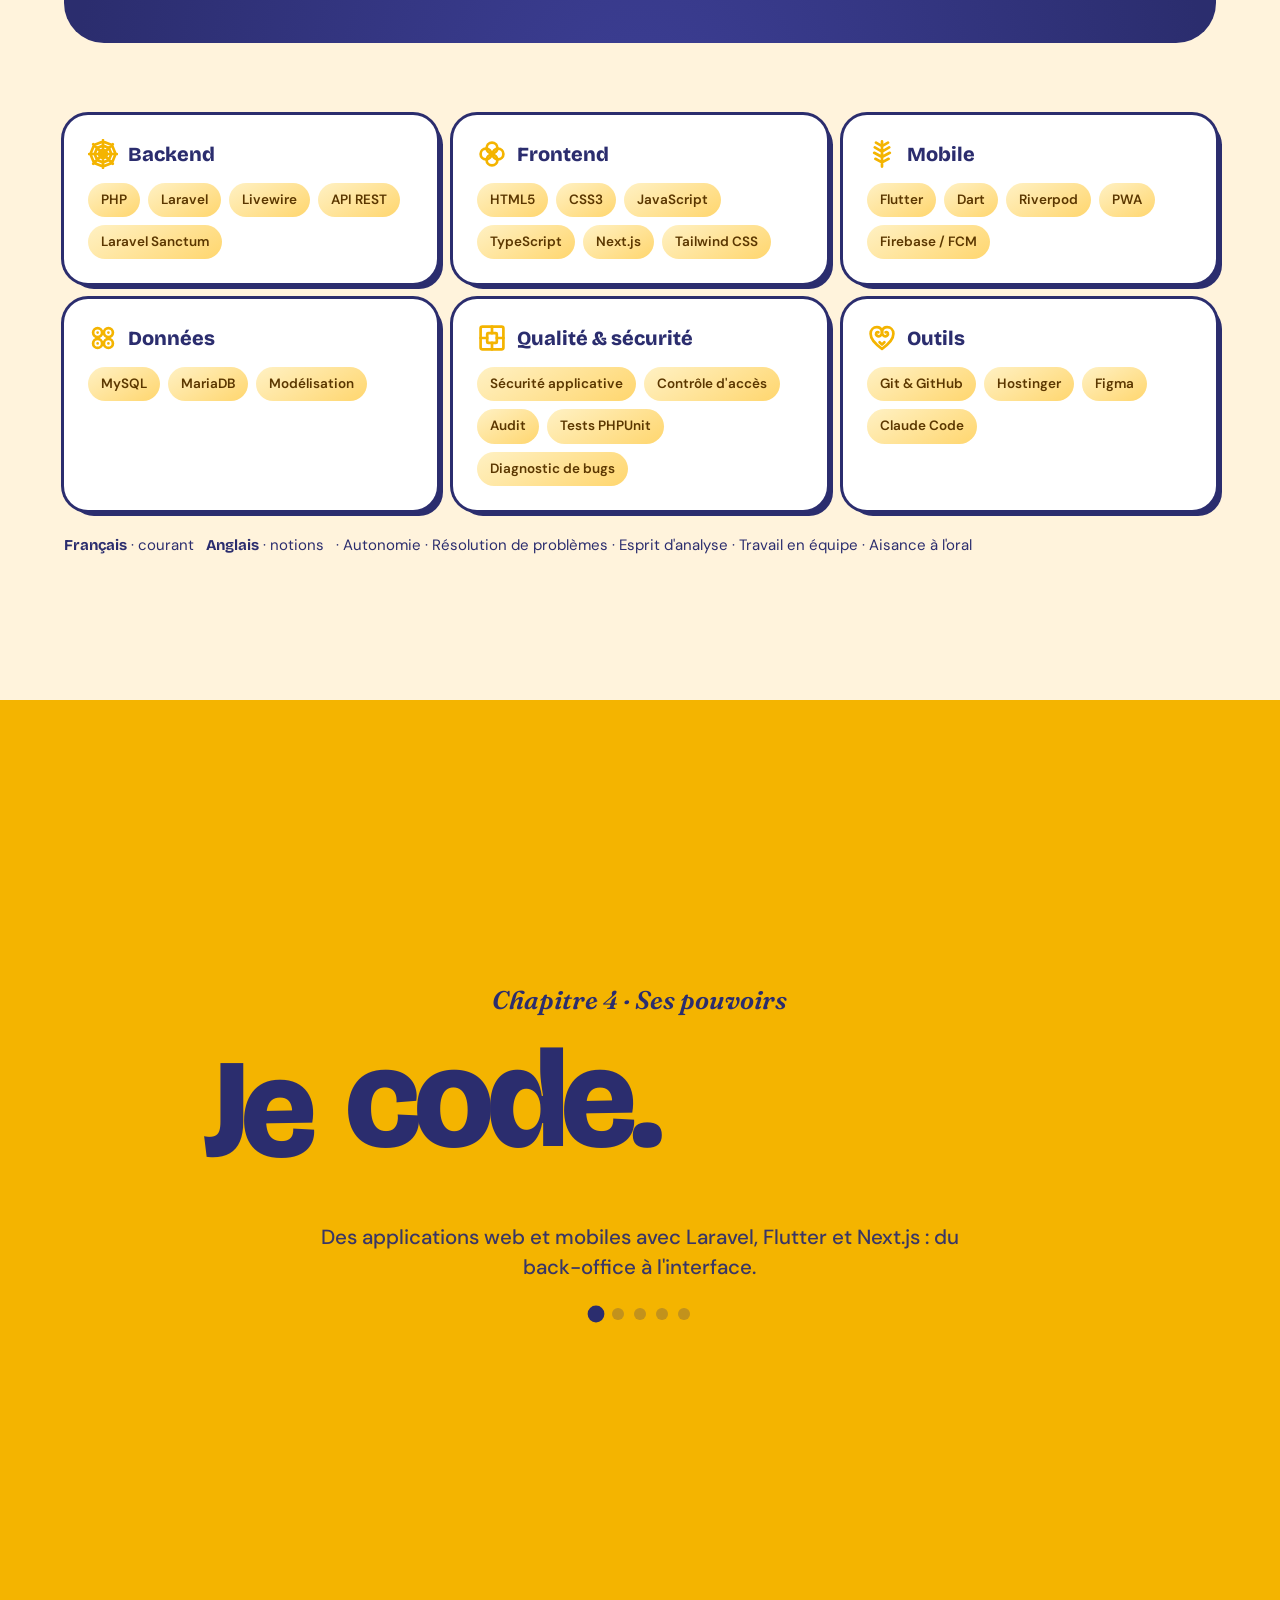
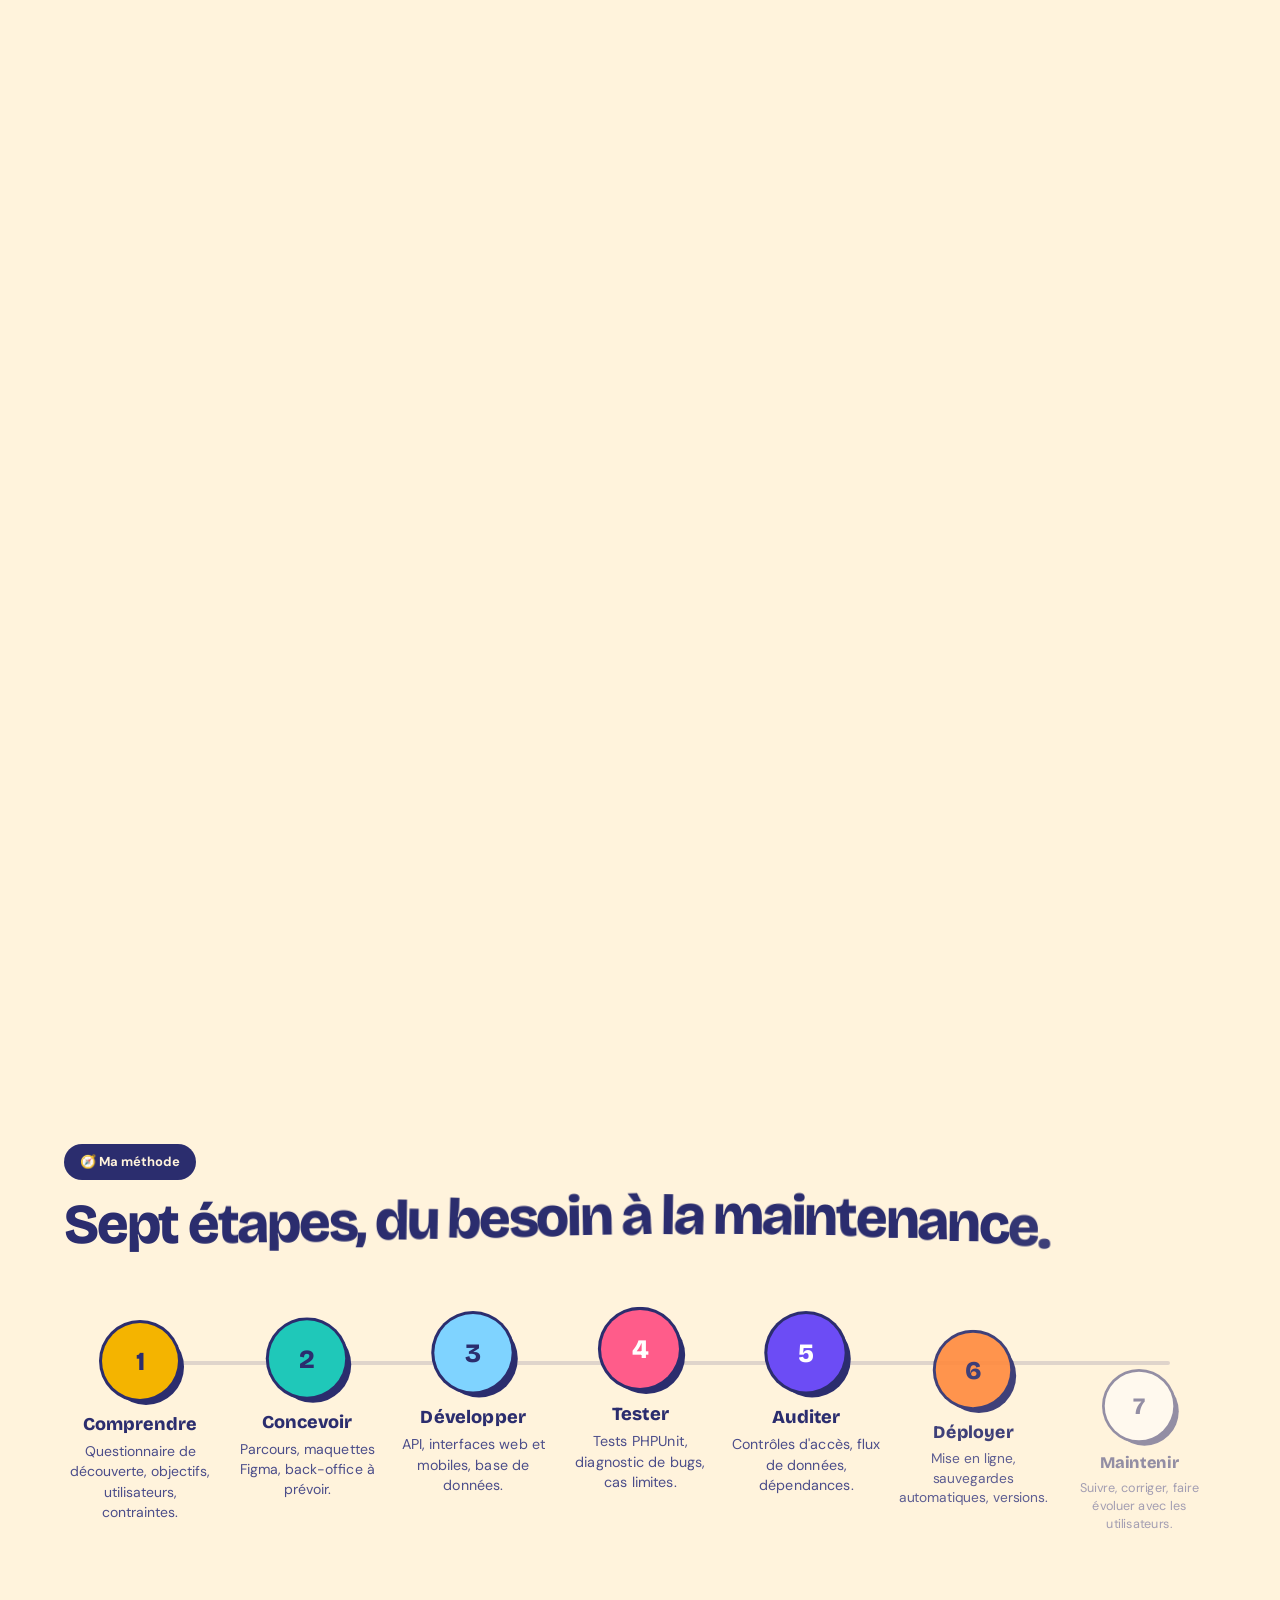
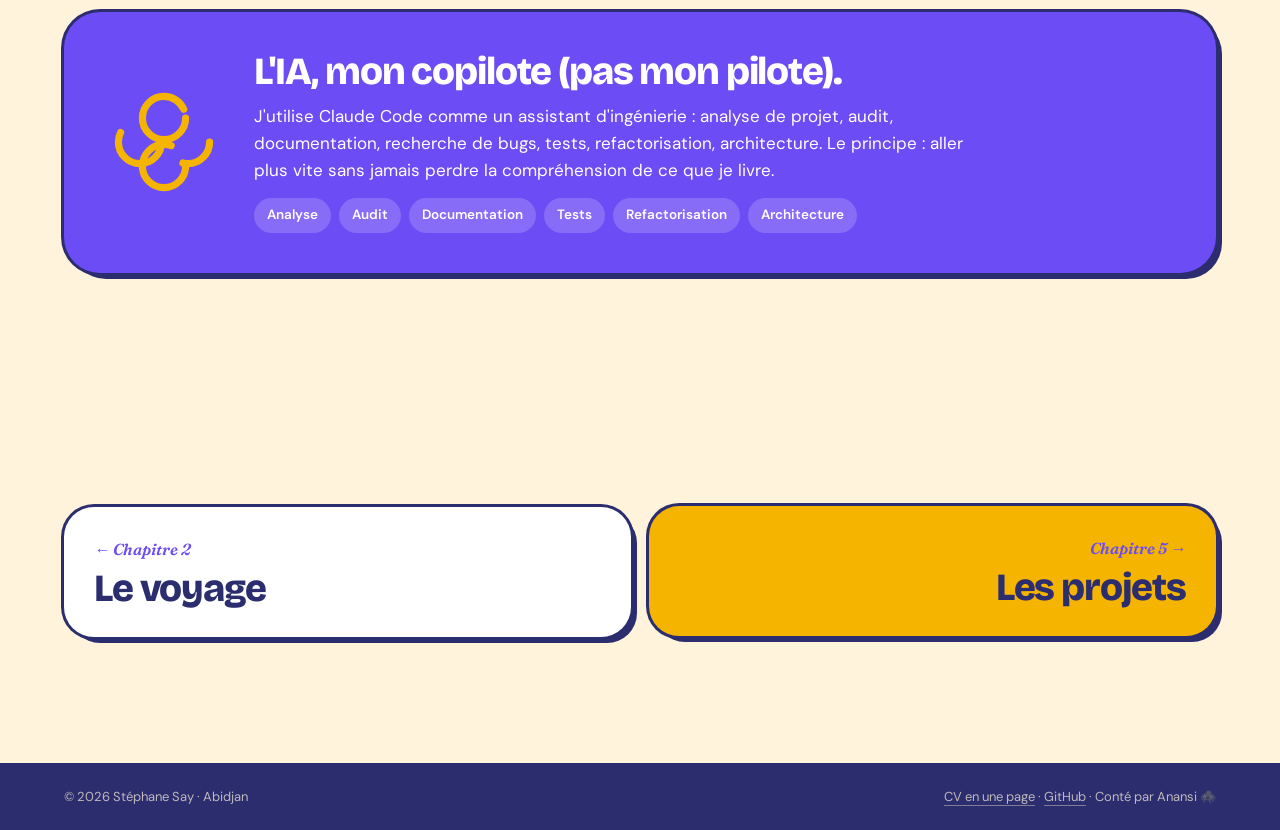
<file: competences.html>
<!doctype html>
<html lang="fr">
<head>
<meta charset="utf-8">
<meta name="viewport" content="width=device-width, initial-scale=1">
<title>Les poids de l'or — compétences de Stéphane Say</title>
<meta name="description" content="Compétences de Stéphane Say : Laravel, PHP, Livewire, Flutter, Dart, Next.js, TypeScript, MySQL, sécurité applicative, tests PHPUnit, Git, Figma, et sa méthode de travail.">
<meta name="author" content="Stéphane Say">
<meta name="theme-color" content="#2b2d6e">
<meta property="og:type" content="website">
<meta property="og:locale" content="fr_FR">
<meta property="og:title" content="Les poids de l'or — compétences de Stéphane Say">
<meta property="og:description" content="Compétences de Stéphane Say : Laravel, PHP, Livewire, Flutter, Dart, Next.js, TypeScript, MySQL, sécurité applicative, tests PHPUnit, Git, Figma, et sa méthode de travail.">
<meta property="og:image" content="https://menofgucci200-tech.github.io/my_motion/assets/img/og.png">
<meta name="twitter:card" content="summary_large_image">
<link rel="canonical" href="https://menofgucci200-tech.github.io/my_motion/competences.html">
<meta property="og:url" content="https://menofgucci200-tech.github.io/my_motion/competences.html">
<link rel="icon" href="assets/img/favicon.svg" type="image/svg+xml">
<link rel="preconnect" href="https://fonts.googleapis.com">
<link rel="preconnect" href="https://fonts.gstatic.com" crossorigin>
<link href="https://fonts.googleapis.com/css2?family=Bricolage+Grotesque:opsz,wght@12..96,500..800&family=DM+Sans:wght@400;500;600;700&family=Fraunces:ital,opsz,wght@1,9..144,600&display=swap" rel="stylesheet">
<link rel="stylesheet" href="assets/css/main.css"><link rel="stylesheet" href="assets/css/main.css">
<noscript><style>.mascot,.pg-cursor,.curtain{display:none!important}.pill{position:relative;visibility:visible;display:inline-block;margin:6px}.pit{height:auto;display:flex;flex-wrap:wrap;padding:30px}.pcard{position:relative;visibility:visible;margin-bottom:20px}.pstage{min-height:0}</style></noscript>
</head>
<body>
<a class="skip" href="#contenu">Aller au contenu</a>
<svg width="0" height="0" style="position:absolute" aria-hidden="true"><filter id="goo"><feGaussianBlur in="SourceGraphic" stdDeviation="14" result="b"/><feColorMatrix in="b" mode="matrix" values="1 0 0 0 0  0 1 0 0 0  0 0 1 0 0  0 0 0 26 -10" result="g"/><feBlend in="SourceGraphic" in2="g"/></filter></svg>

<!-- Anansi, l'araignée : réutilisée dans l'intro, la mascotte, la frise et la toile -->
<template id="spiderTpl">
  <svg viewBox="0 0 120 120" aria-hidden="true">
    <g class="legs">
      <path d="M48 66 Q30 44 10 50"/><path d="M48 70 Q26 60 6 70"/><path d="M48 75 Q26 80 8 94"/><path d="M50 80 Q36 96 20 112"/>
      <path d="M72 66 Q90 44 110 50"/><path d="M72 70 Q94 60 114 70"/><path d="M72 75 Q94 80 112 94"/><path d="M70 80 Q84 96 100 112"/>
    </g>
    <ellipse cx="60" cy="76" rx="26" ry="23" fill="#f4b400" stroke="#2b2d6e" stroke-width="4"/>
    <path d="M40 72 H80 M42 82 H78" stroke="#2b2d6e" stroke-width="4" stroke-linecap="round"/>
    <path d="M52 92 l8 -6 l8 6" fill="none" stroke="#ff5c8a" stroke-width="4" stroke-linecap="round" stroke-linejoin="round"/>
    <circle cx="60" cy="46" r="18" fill="#2b2d6e"/>
    <circle cx="52" cy="43" r="7.5" fill="#fff"/><circle cx="68" cy="43" r="7.5" fill="#fff"/>
    <circle class="pupil" cx="52" cy="43" r="3.6" fill="#2b2d6e"/><circle class="pupil" cx="68" cy="43" r="3.6" fill="#2b2d6e"/>
    <path d="M53 53 Q60 58 67 53" fill="none" stroke="#fff" stroke-width="2.6" stroke-linecap="round"/>
    <circle cx="46" cy="52" r="3" fill="#ff5c8a" opacity=".8"/><circle cx="74" cy="52" r="3" fill="#ff5c8a" opacity=".8"/>
  </svg>
</template>

<div class="mascot" id="mascot" aria-hidden="true">
  <div class="thread"></div>
  <div class="body" id="mbody" title="Anansi"></div>
  <div class="say" id="say">Psst ! Moi c'est Anansi.</div>
</div>
<div class="toast" id="toast" role="status">Adresse copiée ✨</div>

<nav class="nav" aria-label="Navigation principale">
  <a class="logo" href="index.html" aria-label="Accueil">SS</a>
  <a href="heros.html">Le héros</a><a href="voyage.html">Le voyage</a><a href="competences.html">L'or</a><a href="projets.html">Projets</a><a href="securite.html">Sécurité</a><a href="contact.html">Contact</a><a class="cv-link" href="cv.html">CV</a>
  <button class="toggle-anansi" id="toggleAnansi" aria-pressed="true" title="Afficher ou masquer Anansi"><img src="assets/img/favicon.svg" alt="" width="22" height="22"><span class="sr-only">Anansi</span></button>
  <button class="burger" id="burger" aria-expanded="false" aria-controls="menu">Menu</button>
</nav>
<div class="menu" id="menu" aria-hidden="true">
  <a href="index.html"><small>Il était une fois</small>Accueil</a>
  <a href="heros.html"><small>Chapitre 1</small>Le héros</a>
  <a href="voyage.html"><small>Chapitre 2</small>Le voyage</a>
  <a href="competences.html"><small>Chapitre 3</small>Les poids de l'or</a>
  <a href="projets.html"><small>Chapitre 5</small>Les projets</a>
  <a href="securite.html"><small>Chapitre 6</small>Le bouclier</a>
  <a href="contact.html"><small>Fin</small>Contact</a>
  <a href="cv.html"><small>En une page</small>Mon CV</a>
  <button class="menu-anansi" id="menuAnansi">🕷️ Masquer Anansi</button>
</div>

<main id="contenu">
<section class="page-head" id="top" data-say="Bienvenue dans la salle du trésor !">
  <div class="page-web" aria-hidden="true"></div>
  <div class="page-glyph" data-adk="matemasie" aria-hidden="true"></div>
  <p class="crumbs"><a href="index.html">Accueil</a> · Les poids de l'or</p>
  <span class="chap">🪙 Chapitre 3 · Les poids de l'or</span>
  <h1 class="split">Ce que je pèse, en outils.</h1>
  <p class="lead">Mes technologies, mes pouvoirs et ma façon de travailler, du besoin client jusqu'à la maintenance.</p>
</section>

<section id="or" data-say="Ses poids en or ! Attrape-les, lance-les, secoue tout.">
  <div class="pit-head">
    <div>
      <p class="lead">Chez les Akans, on pesait la poudre d'or avec de petits poids en laiton, chacun avec sa forme et son histoire. Voici les miens. Attrape-les !</p>
    </div>
    <button class="btn" id="shake"><span>Secouer ! 🌪️</span></button>
  </div>
  <div class="pit" id="pit" aria-label="Zone de jeu : mes outils en poids d'or"><p class="hint">Glisse et lance les poids avec la souris</p></div>

  <div class="skills">
    <article class="skill"><h3><i data-adk="ananse"></i>Backend</h3><div class="tags"><span>PHP</span><span>Laravel</span><span>Livewire</span><span>API REST</span><span>Laravel Sanctum</span></div></article>
    <article class="skill"><h3><i data-adk="nyansapo"></i>Frontend</h3><div class="tags"><span>HTML5</span><span>CSS3</span><span>JavaScript</span><span>TypeScript</span><span>Next.js</span><span>Tailwind CSS</span></div></article>
    <article class="skill"><h3><i data-adk="aya"></i>Mobile</h3><div class="tags"><span>Flutter</span><span>Dart</span><span>Riverpod</span><span>PWA</span><span>Firebase / FCM</span></div></article>
    <article class="skill"><h3><i data-adk="matemasie"></i>Données</h3><div class="tags"><span>MySQL</span><span>MariaDB</span><span>Modélisation</span></div></article>
    <article class="skill"><h3><i data-adk="eban"></i>Qualité &amp; sécurité</h3><div class="tags"><span>Sécurité applicative</span><span>Contrôle d'accès</span><span>Audit</span><span>Tests PHPUnit</span><span>Diagnostic de bugs</span></div></article>
    <article class="skill"><h3><i data-adk="sankofa"></i>Outils</h3><div class="tags"><span>Git &amp; GitHub</span><span>Hostinger</span><span>Figma</span><span>Claude Code</span></div></article>
  </div>
  <div class="langs"><span><b>Français</b> · courant</span><span><b>Anglais</b> · notions</span><span>· Autonomie · Résolution de problèmes · Esprit d'analyse · Travail en équipe · Aisance à l'oral</span></div>
</section>

<section class="slot" id="pouvoirs" data-say="Ses pouvoirs… je suis un peu jaloux.">
  <div class="slot-in">
    <p class="tale" style="font-size:clamp(20px,2vw,28px);margin-bottom:18px">Chapitre 4 · Ses pouvoirs</p>
    <div class="slot-line" aria-hidden="true"><span>Je</span><div class="window"><div class="reel" id="reel"><span>code.</span><span>conçois.</span><span>sécurise.</span><span>entreprends.</span><span>raconte.</span></div></div></div>
    <p class="slot-desc" id="slotDesc" aria-hidden="true"></p>
    <div class="slot-dots" id="slotDots" aria-hidden="true"><i></i><i></i><i></i><i></i><i></i></div>
    <ul class="slot-list" id="slotList"></ul>
  </div>
</section>

<section id="methode" data-say="Sa méthode : d'abord comprendre, ensuite coder.">
  <span class="chap">🧭 Ma méthode</span>
  <h2 class="section-title split">Sept étapes, du besoin à la maintenance.</h2>
  <div class="steps">
    <div class="steps-line" aria-hidden="true"><i></i></div>
    <div class="step"><div class="n" style="background:var(--gold);color:var(--ink)">1</div><h3>Comprendre</h3><p>Questionnaire de découverte, objectifs, utilisateurs, contraintes.</p></div>
    <div class="step"><div class="n" style="background:var(--teal);color:var(--ink)">2</div><h3>Concevoir</h3><p>Parcours, maquettes Figma, back-office à prévoir.</p></div>
    <div class="step"><div class="n" style="background:var(--sky);color:var(--ink)">3</div><h3>Développer</h3><p>API, interfaces web et mobiles, base de données.</p></div>
    <div class="step"><div class="n" style="background:var(--pink);color:#fff">4</div><h3>Tester</h3><p>Tests PHPUnit, diagnostic de bugs, cas limites.</p></div>
    <div class="step"><div class="n" style="background:var(--violet);color:#fff">5</div><h3>Auditer</h3><p>Contrôles d'accès, flux de données, dépendances.</p></div>
    <div class="step"><div class="n" style="background:var(--orange);color:var(--ink)">6</div><h3>Déployer</h3><p>Mise en ligne, sauvegardes automatiques, versions.</p></div>
    <div class="step"><div class="n" style="background:#fff;color:var(--ink)">7</div><h3>Maintenir</h3><p>Suivre, corriger, faire évoluer avec les utilisateurs.</p></div>
  </div>
  <div class="ia-card">
    <div class="ico" data-adk="nyansapo" data-sw="6" aria-hidden="true"></div>
    <div><h3>L'IA, mon copilote (pas mon pilote).</h3>
      <p>J'utilise Claude Code comme un assistant d'ingénierie : analyse de projet, audit, documentation, recherche de bugs, tests, refactorisation, architecture. Le principe : aller plus vite sans jamais perdre la compréhension de ce que je livre.</p>
      <div class="tags"><span>Analyse</span><span>Audit</span><span>Documentation</span><span>Tests</span><span>Refactorisation</span><span>Architecture</span></div></div>
  </div>
</section>
<nav class="pager" aria-label="Chapitres"><a class="prev" href="voyage.html"><small>← Chapitre 2</small><b>Le voyage</b></a><a class="next" href="projets.html"><small>Chapitre 5 →</small><b>Les projets</b></a></nav>
</main>

<footer>
  <span>© 2026 Stéphane Say · Abidjan</span>
  <span><a href="cv.html">CV en une page</a> · <a href="https://github.com/menofgucci200-tech" target="_blank" rel="noopener">GitHub</a> · Conté par Anansi 🕷️</span>
</footer>

<script src="assets/vendor/gsap.min.js"></script>
<script src="assets/vendor/ScrollTrigger.min.js"></script>
<script src="assets/vendor/matter.min.js"></script>
<script src="assets/vendor/lenis.min.js"></script>
<script src="assets/js/core.js"></script>
<script src="assets/js/main.js"></script>
</body>
</html>
</file>
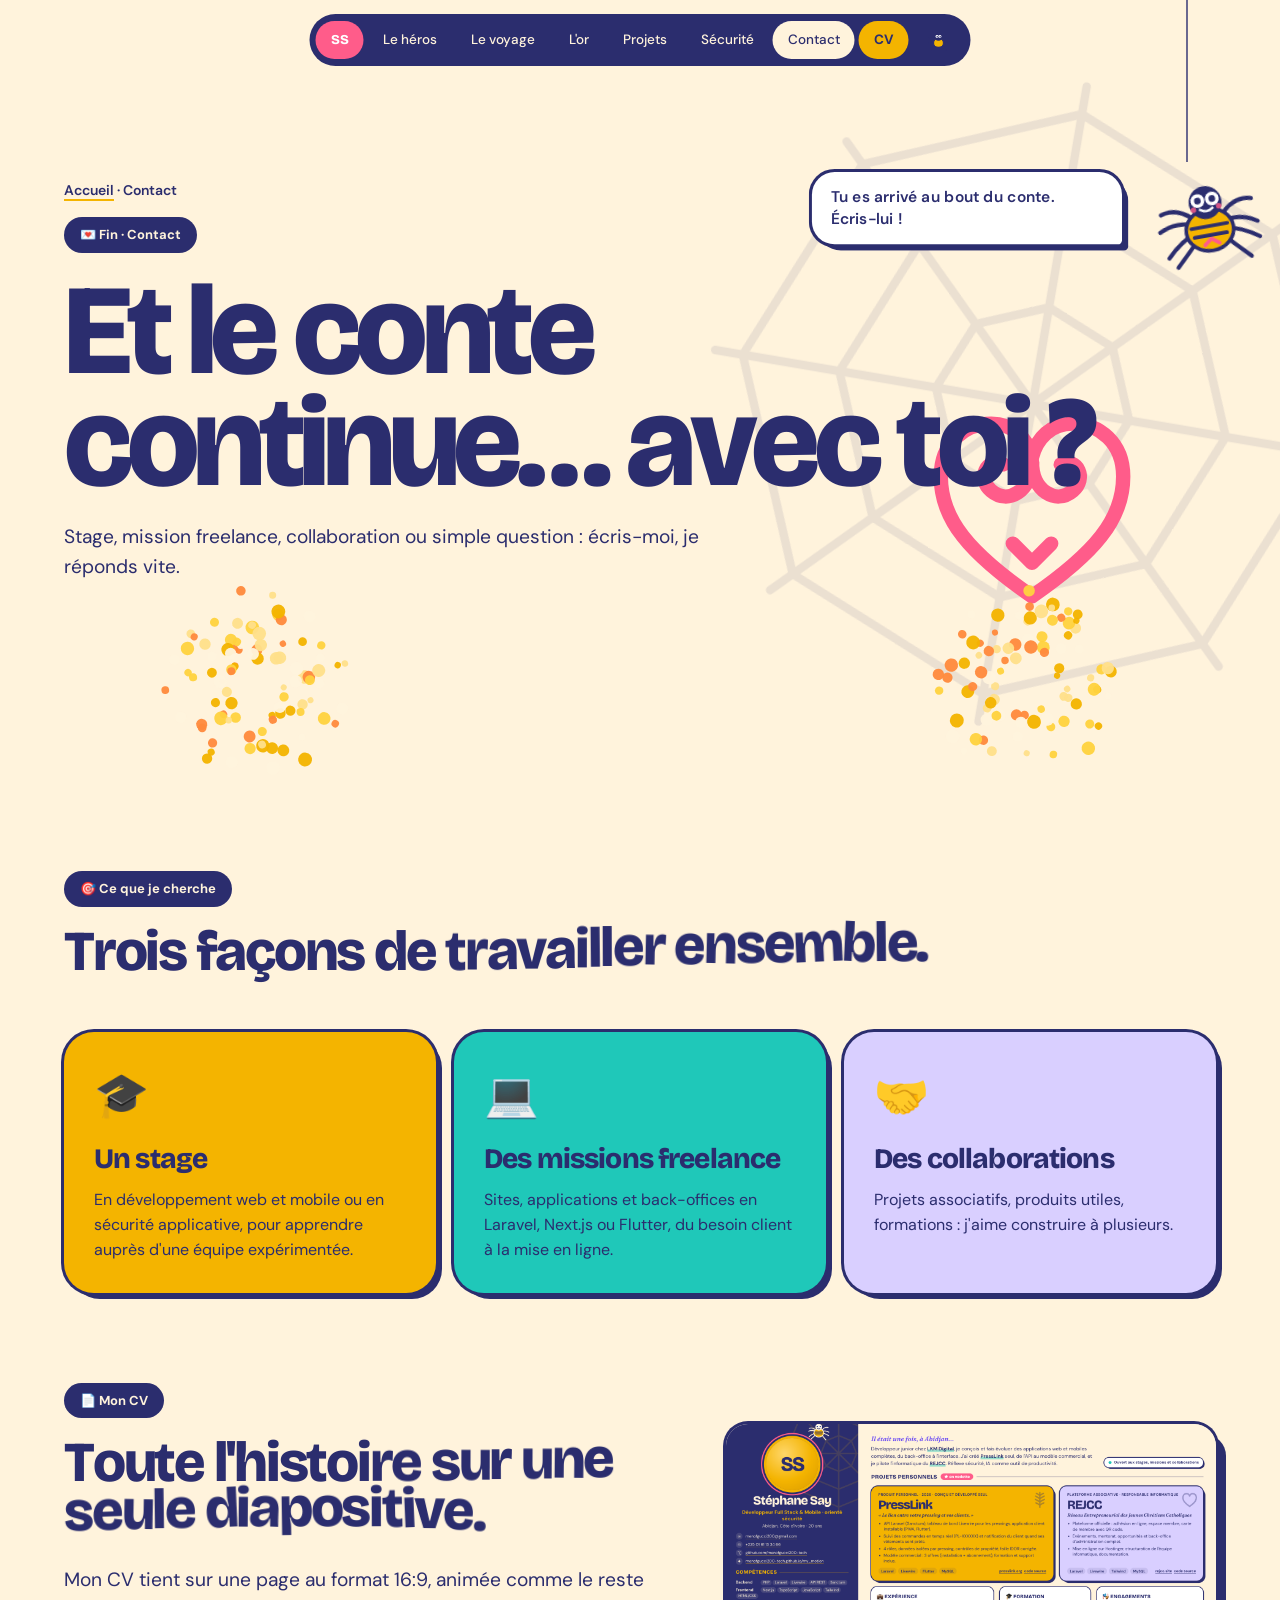
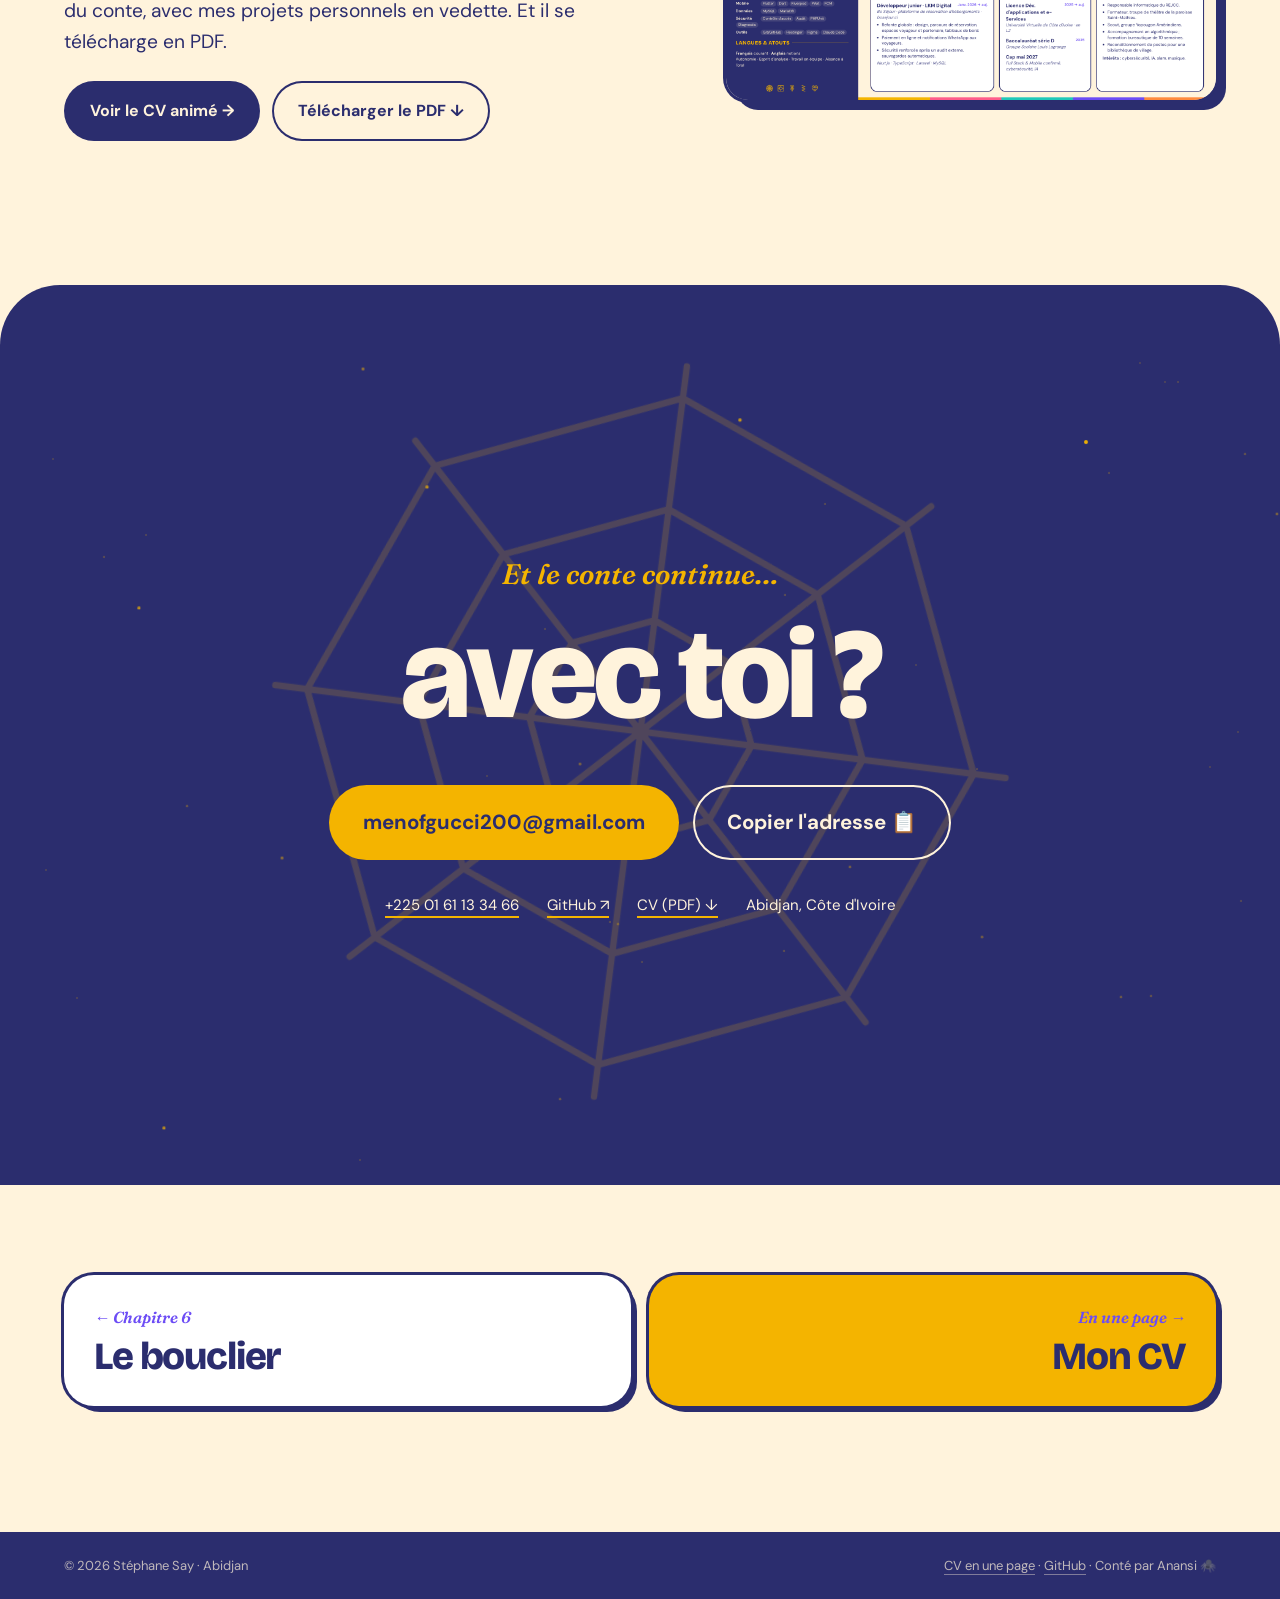
<file: contact.html>
<!doctype html>
<html lang="fr">
<head>
<meta charset="utf-8">
<meta name="viewport" content="width=device-width, initial-scale=1">
<title>Contact — Stéphane Say, développeur à Abidjan</title>
<meta name="description" content="Contacter Stéphane Say, développeur Full Stack & Mobile à Abidjan : stage, missions freelance, collaborations. E-mail, téléphone, GitHub et CV en PDF.">
<meta name="author" content="Stéphane Say">
<meta name="theme-color" content="#2b2d6e">
<meta property="og:type" content="website">
<meta property="og:locale" content="fr_FR">
<meta property="og:title" content="Contact — Stéphane Say, développeur à Abidjan">
<meta property="og:description" content="Contacter Stéphane Say, développeur Full Stack & Mobile à Abidjan : stage, missions freelance, collaborations. E-mail, téléphone, GitHub et CV en PDF.">
<meta property="og:image" content="https://menofgucci200-tech.github.io/my_motion/assets/img/og.png">
<meta name="twitter:card" content="summary_large_image">
<link rel="canonical" href="https://menofgucci200-tech.github.io/my_motion/contact.html">
<meta property="og:url" content="https://menofgucci200-tech.github.io/my_motion/contact.html">
<link rel="icon" href="assets/img/favicon.svg" type="image/svg+xml">
<link rel="preconnect" href="https://fonts.googleapis.com">
<link rel="preconnect" href="https://fonts.gstatic.com" crossorigin>
<link href="https://fonts.googleapis.com/css2?family=Bricolage+Grotesque:opsz,wght@12..96,500..800&family=DM+Sans:wght@400;500;600;700&family=Fraunces:ital,opsz,wght@1,9..144,600&display=swap" rel="stylesheet">
<link rel="stylesheet" href="assets/css/main.css"><link rel="stylesheet" href="assets/css/main.css">
<noscript><style>.mascot,.pg-cursor,.curtain{display:none!important}.pill{position:relative;visibility:visible;display:inline-block;margin:6px}.pit{height:auto;display:flex;flex-wrap:wrap;padding:30px}.pcard{position:relative;visibility:visible;margin-bottom:20px}.pstage{min-height:0}</style></noscript>
</head>
<body>
<a class="skip" href="#contenu">Aller au contenu</a>
<svg width="0" height="0" style="position:absolute" aria-hidden="true"><filter id="goo"><feGaussianBlur in="SourceGraphic" stdDeviation="14" result="b"/><feColorMatrix in="b" mode="matrix" values="1 0 0 0 0  0 1 0 0 0  0 0 1 0 0  0 0 0 26 -10" result="g"/><feBlend in="SourceGraphic" in2="g"/></filter></svg>

<!-- Anansi, l'araignée : réutilisée dans l'intro, la mascotte, la frise et la toile -->
<template id="spiderTpl">
  <svg viewBox="0 0 120 120" aria-hidden="true">
    <g class="legs">
      <path d="M48 66 Q30 44 10 50"/><path d="M48 70 Q26 60 6 70"/><path d="M48 75 Q26 80 8 94"/><path d="M50 80 Q36 96 20 112"/>
      <path d="M72 66 Q90 44 110 50"/><path d="M72 70 Q94 60 114 70"/><path d="M72 75 Q94 80 112 94"/><path d="M70 80 Q84 96 100 112"/>
    </g>
    <ellipse cx="60" cy="76" rx="26" ry="23" fill="#f4b400" stroke="#2b2d6e" stroke-width="4"/>
    <path d="M40 72 H80 M42 82 H78" stroke="#2b2d6e" stroke-width="4" stroke-linecap="round"/>
    <path d="M52 92 l8 -6 l8 6" fill="none" stroke="#ff5c8a" stroke-width="4" stroke-linecap="round" stroke-linejoin="round"/>
    <circle cx="60" cy="46" r="18" fill="#2b2d6e"/>
    <circle cx="52" cy="43" r="7.5" fill="#fff"/><circle cx="68" cy="43" r="7.5" fill="#fff"/>
    <circle class="pupil" cx="52" cy="43" r="3.6" fill="#2b2d6e"/><circle class="pupil" cx="68" cy="43" r="3.6" fill="#2b2d6e"/>
    <path d="M53 53 Q60 58 67 53" fill="none" stroke="#fff" stroke-width="2.6" stroke-linecap="round"/>
    <circle cx="46" cy="52" r="3" fill="#ff5c8a" opacity=".8"/><circle cx="74" cy="52" r="3" fill="#ff5c8a" opacity=".8"/>
  </svg>
</template>

<div class="mascot" id="mascot" aria-hidden="true">
  <div class="thread"></div>
  <div class="body" id="mbody" title="Anansi"></div>
  <div class="say" id="say">Psst ! Moi c'est Anansi.</div>
</div>
<div class="toast" id="toast" role="status">Adresse copiée ✨</div>

<nav class="nav" aria-label="Navigation principale">
  <a class="logo" href="index.html" aria-label="Accueil">SS</a>
  <a href="heros.html">Le héros</a><a href="voyage.html">Le voyage</a><a href="competences.html">L'or</a><a href="projets.html">Projets</a><a href="securite.html">Sécurité</a><a href="contact.html">Contact</a><a class="cv-link" href="cv.html">CV</a>
  <button class="toggle-anansi" id="toggleAnansi" aria-pressed="true" title="Afficher ou masquer Anansi"><img src="assets/img/favicon.svg" alt="" width="22" height="22"><span class="sr-only">Anansi</span></button>
  <button class="burger" id="burger" aria-expanded="false" aria-controls="menu">Menu</button>
</nav>
<div class="menu" id="menu" aria-hidden="true">
  <a href="index.html"><small>Il était une fois</small>Accueil</a>
  <a href="heros.html"><small>Chapitre 1</small>Le héros</a>
  <a href="voyage.html"><small>Chapitre 2</small>Le voyage</a>
  <a href="competences.html"><small>Chapitre 3</small>Les poids de l'or</a>
  <a href="projets.html"><small>Chapitre 5</small>Les projets</a>
  <a href="securite.html"><small>Chapitre 6</small>Le bouclier</a>
  <a href="contact.html"><small>Fin</small>Contact</a>
  <a href="cv.html"><small>En une page</small>Mon CV</a>
  <button class="menu-anansi" id="menuAnansi">🕷️ Masquer Anansi</button>
</div>

<main id="contenu">
<section class="page-head" id="top" data-say="Tu es arrivé au bout du conte. Écris-lui !">
  <div class="page-web" aria-hidden="true"></div>
  <div class="page-glyph" data-adk="sankofa" aria-hidden="true"></div>
  <p class="crumbs"><a href="index.html">Accueil</a> · Contact</p>
  <span class="chap">💌 Fin · Contact</span>
  <h1 class="split">Et le conte continue… avec toi ?</h1>
  <p class="lead">Stage, mission freelance, collaboration ou simple question : écris-moi, je réponds vite.</p>
</section>

<section id="cherche" data-say="Voici ce qu'il cherche. Tu as peut-être ce qu'il faut ?">
  <span class="chap">🎯 Ce que je cherche</span>
  <h2 class="section-title split">Trois façons de travailler ensemble.</h2>
  <div class="wants" data-reveal style="margin-top:6vh">
    <article style="background:var(--gold)"><em>🎓</em><h3>Un stage</h3><p>En développement web et mobile ou en sécurité applicative, pour apprendre auprès d'une équipe expérimentée.</p></article>
    <article style="background:var(--teal)"><em>💻</em><h3>Des missions freelance</h3><p>Sites, applications et back-offices en Laravel, Next.js ou Flutter, du besoin client à la mise en ligne.</p></article>
    <article style="background:#d9cfff"><em>🤝</em><h3>Des collaborations</h3><p>Projets associatifs, produits utiles, formations : j'aime construire à plusieurs.</p></article>
  </div>
  <div class="cv-card">
    <div>
      <span class="chap">📄 Mon CV</span>
      <h2 class="section-title split">Toute l'histoire sur une seule diapositive.</h2>
      <p class="lead">Mon CV tient sur une page au format 16:9, animée comme le reste du conte, avec mes projets personnels en vedette. Et il se télécharge en PDF.</p>
      <div class="actions"><a class="btn" href="cv.html"><span>Voir le CV animé →</span></a><a class="btn ghost" href="assets/docs/CV-Stephane-Say-2026.pdf" download><span>Télécharger le PDF ↓</span></a></div>
    </div>
    <a class="cv-thumb tilt" href="cv.html" aria-label="Voir le CV en une page"><img src="assets/img/cv-preview.png" alt="Aperçu du CV de Stéphane Say en une diapositive" width="1600" height="900" loading="lazy"></a>
  </div>
</section>

<section class="contact dark" id="contact" data-say="Fin du conte ? Non : écris-lui !">
  <div class="stars" id="stars" aria-hidden="true"></div>
  <div class="cweb" id="cweb" aria-hidden="true"></div>
  <p class="tale">Et le conte continue…</p>
  <h2 class="h2 split">avec toi ?</h2>
  <div class="row">
    <a class="btn" href="mailto:menofgucci200@gmail.com" id="mailBtn"><span>menofgucci200@gmail.com</span></a>
    <button class="btn ghost" id="copyBtn"><span>Copier l'adresse 📋</span></button>
  </div>
  <div class="contact-list">
    <a href="tel:+2250161133466">+225 01 61 13 34 66</a>
    <a href="https://github.com/menofgucci200-tech" target="_blank" rel="noopener">GitHub ↗</a>
    <a href="assets/docs/CV-Stephane-Say-2026.pdf" download>CV (PDF) ↓</a>
    <span>Abidjan, Côte d'Ivoire</span>
  </div>
</section>
<nav class="pager" aria-label="Chapitres"><a class="prev" href="securite.html"><small>← Chapitre 6</small><b>Le bouclier</b></a><a class="next" href="cv.html"><small>En une page →</small><b>Mon CV</b></a></nav>
</main>

<footer>
  <span>© 2026 Stéphane Say · Abidjan</span>
  <span><a href="cv.html">CV en une page</a> · <a href="https://github.com/menofgucci200-tech" target="_blank" rel="noopener">GitHub</a> · Conté par Anansi 🕷️</span>
</footer>

<script src="assets/vendor/gsap.min.js"></script>
<script src="assets/vendor/ScrollTrigger.min.js"></script>
<script src="assets/vendor/matter.min.js"></script>
<script src="assets/vendor/lenis.min.js"></script>
<script src="assets/js/core.js"></script>
<script src="assets/js/main.js"></script>
</body>
</html>
</file>
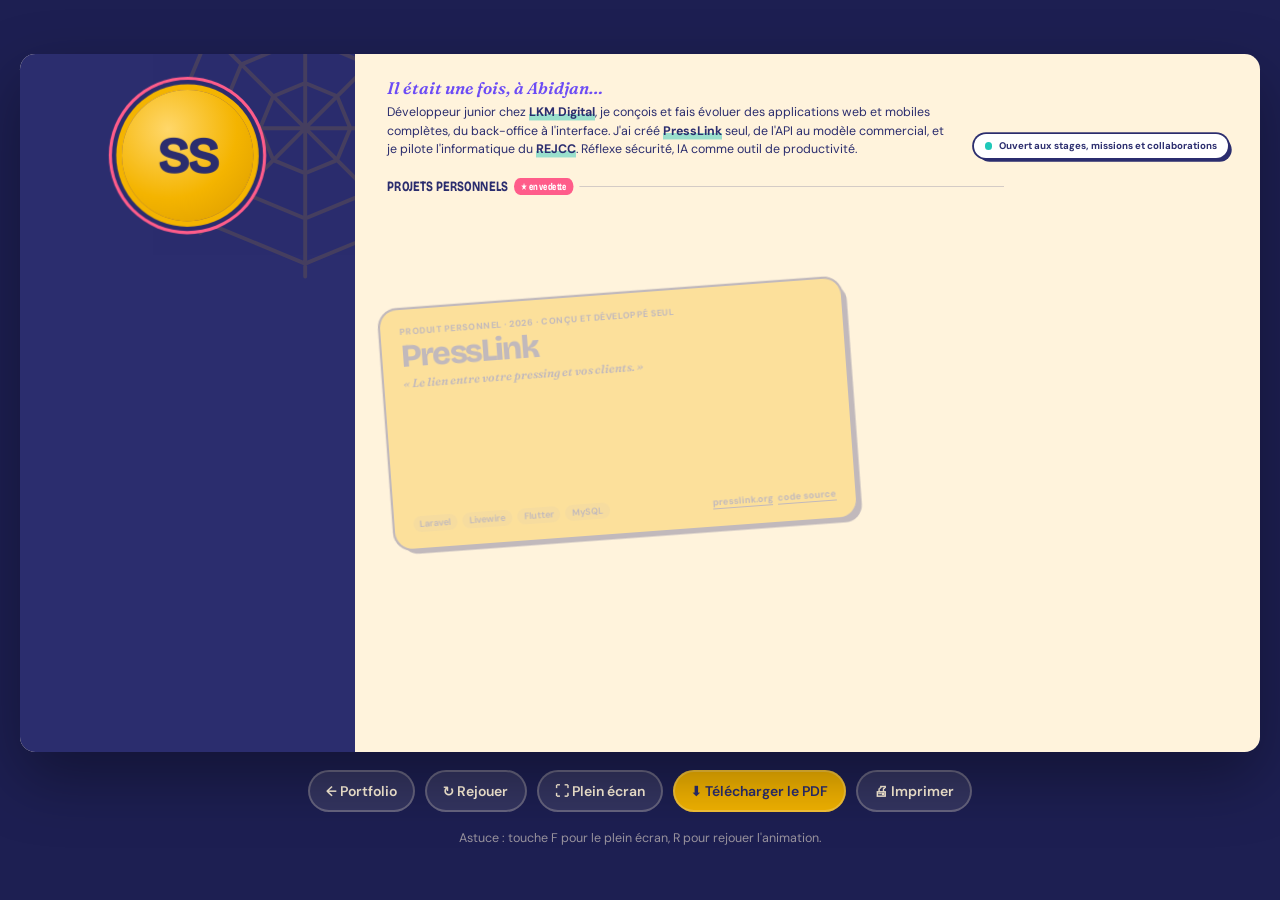
<file: cv.html>
<!doctype html>
<html lang="fr">
<head>
<meta charset="utf-8">
<meta name="viewport" content="width=device-width, initial-scale=1">
<title>CV — Stéphane Say, développeur Full Stack &amp; Mobile</title>
<meta name="description" content="CV de Stéphane Say en une diapositive : développeur Full Stack &amp; Mobile à Abidjan, créateur de PressLink, responsable informatique du REJCC, développeur chez LKM Digital.">
<meta name="author" content="Stéphane Say">
<meta name="theme-color" content="#2b2d6e">
<meta property="og:type" content="profile">
<meta property="og:title" content="CV — Stéphane Say">
<meta property="og:image" content="https://menofgucci200-tech.github.io/my_motion/assets/img/cv-preview.png">
<link rel="canonical" href="https://menofgucci200-tech.github.io/my_motion/cv.html">
<meta property="og:url" content="https://menofgucci200-tech.github.io/my_motion/cv.html">
<link rel="icon" href="assets/img/favicon.svg" type="image/svg+xml">
<link rel="preconnect" href="https://fonts.googleapis.com">
<link rel="preconnect" href="https://fonts.gstatic.com" crossorigin>
<link href="https://fonts.googleapis.com/css2?family=Bricolage+Grotesque:opsz,wght@12..96,500..800&family=DM+Sans:wght@400;500;600;700&family=Fraunces:ital,opsz,wght@1,9..144,600&display=swap" rel="stylesheet">
<style>
:root{
  --bg:#fff3dc; --bg-2:#ffe9c2; --ink:#2b2d6e; --ink-2:#4b4d8a;
  --pink:#ff5c8a; --gold:#f4b400; --teal:#1fc8b9; --violet:#6c4cf5; --orange:#ff8a3d; --lilac:#d9cfff;
  --display:"Bricolage Grotesque",system-ui,sans-serif; --sans:"DM Sans",system-ui,sans-serif; --tale:"Fraunces",Georgia,serif;
}
*{box-sizing:border-box;margin:0;padding:0}
html,body{background:#1d1f52;color:var(--ink);font-family:var(--sans);-webkit-font-smoothing:antialiased}
body{min-height:100svh;display:flex;flex-direction:column;align-items:center;justify-content:center;gap:18px;padding:20px}
a{color:inherit;text-decoration:none}
button{font:inherit;cursor:pointer;border:0;background:none;color:inherit}
:focus-visible{outline:3px solid var(--gold);outline-offset:3px;border-radius:8px}

/* ---------- la diapositive 16:9 : toutes les tailles en cqw (1cqw = 1 % de la largeur) ---------- */
.stage{width:min(100%, calc((100svh - 110px) * 16 / 9));}
.slide{visibility:hidden;width:100%;aspect-ratio:16/9;container-type:inline-size;position:relative;overflow:hidden;background:var(--bg);border-radius:1.2cqw;box-shadow:0 2cqw 5cqw rgba(0,0,0,.35);display:grid;grid-template-columns:27% 73%}
.slide *{will-change:auto}

/* colonne de gauche */
.side{background:var(--ink);color:var(--bg);padding:2cqw 2cqw 1.6cqw;display:flex;flex-direction:column;gap:.85cqw;position:relative;overflow:hidden}
.side .sweb{position:absolute;right:-9cqw;top:-7cqw;width:26cqw;aspect-ratio:1;color:var(--gold);opacity:.13}
.photo-wrap{position:relative;width:10.6cqw;aspect-ratio:1;align-self:center;margin-top:.9cqw}
.photo{width:100%;height:100%;border-radius:50%;overflow:hidden;box-shadow:0 0 0 .45cqw var(--gold),0 0 0 .8cqw var(--ink),0 0 0 1.05cqw var(--pink)}
.photo img{width:100%;height:100%;object-fit:cover;object-position:50% 18%;display:block}
.photo.mono{display:grid;place-items:center;background:radial-gradient(circle at 35% 30%,#ffd76a,var(--gold) 55%,#d99a00)}
.photo.mono span{font-family:var(--display);font-weight:800;font-size:4.2cqw;letter-spacing:-.06em;color:var(--ink)}
.hang{position:absolute;right:-2.4cqw;top:-4cqw;width:4.6cqw}
.hang .thr{position:absolute;left:50%;top:-6cqw;width:.14cqw;height:7cqw;background:var(--bg);opacity:.7}
.hang svg{width:100%;display:block;overflow:visible}
.legs path{fill:none;stroke:var(--bg);stroke-width:4.5;stroke-linecap:round}
.who{text-align:center}
.who h1{font-family:var(--display);font-weight:800;font-size:2.6cqw;letter-spacing:-.04em;line-height:.95}
.who .role{font-weight:700;font-size:1.02cqw;color:var(--gold);margin-top:.5cqw}
.who .loc{font-size:.9cqw;opacity:.8;margin-top:.25cqw}
.contact{list-style:none;display:grid;gap:.3cqw;font-size:.8cqw}
.contact li{display:flex;gap:.6cqw;align-items:center}
.contact i{font-style:normal;width:1.4cqw;height:1.4cqw;border-radius:50%;background:rgba(255,243,220,.12);display:grid;place-items:center;font-size:.85cqw;flex-shrink:0}
.contact a{border-bottom:.08cqw solid rgba(244,180,0,.6)}
.side h2{font-family:var(--display);font-weight:800;font-size:1.05cqw;letter-spacing:.04em;text-transform:uppercase;color:var(--gold);display:flex;align-items:center;gap:.5cqw}
.side h2::after{content:"";flex:1;height:.1cqw;background:rgba(244,180,0,.4)}
.skillgrp{display:grid;gap:.3cqw}
.skillgrp p{font-size:.8cqw;line-height:1.3}
.skillgrp b{display:inline-block;min-width:5cqw;color:var(--bg);font-weight:700}
.chips{display:inline}
.chips span{display:inline-block;background:rgba(255,243,220,.12);border-radius:99px;padding:.08cqw .45cqw;margin:.06cqw .08cqw;font-size:.74cqw}
.langs{font-size:.82cqw;line-height:1.5}
.side .glyphs{margin-top:auto;display:flex;gap:.8cqw;justify-content:center;color:var(--gold);opacity:.75}
.side .glyphs i{width:1.5cqw;height:1.5cqw}

/* colonne principale */
.main{padding:2.2cqw 2.6cqw 1.8cqw;display:flex;flex-direction:column;gap:1.25cqw;position:relative}
.top{display:grid;grid-template-columns:1fr auto;gap:2cqw;align-items:end}
.tale{font-family:var(--tale);font-style:italic;font-weight:600;color:var(--violet);font-size:1.35cqw}
.profile{font-size:1cqw;line-height:1.5;margin-top:.4cqw;max-width:62cqw}
.profile b{background:linear-gradient(transparent 60%,rgba(31,200,185,.45) 60%)}
.dispo{display:inline-flex;align-items:center;gap:.5cqw;background:#fff;border-radius:99px;padding:.45cqw .9cqw;font-size:.78cqw;font-weight:700;box-shadow:0 0 0 .15cqw var(--ink),.3cqw .3cqw 0 var(--ink);white-space:nowrap}
.dispo i{width:.6cqw;height:.6cqw;border-radius:50%;background:var(--teal)}
.label{display:flex;align-items:center;gap:.7cqw;font-family:var(--display);font-weight:800;font-size:1.15cqw;letter-spacing:.03em;text-transform:uppercase}
.label em{font-style:normal;background:var(--pink);color:#fff;border-radius:99px;padding:.2cqw .7cqw;font-size:.8cqw;letter-spacing:0;text-transform:none}
.label::after{content:"";flex:1;height:.14cqw;background:var(--ink);opacity:.2}
.featured{display:grid;grid-template-columns:1.12fr .88fr;gap:1.3cqw}
.feat{border-radius:1.4cqw;padding:1.3cqw 1.5cqw;box-shadow:0 0 0 .18cqw var(--ink),.45cqw .45cqw 0 var(--ink);position:relative;overflow:hidden;display:flex;flex-direction:column}
.feat .sym{position:absolute;right:1cqw;top:1cqw;width:3.6cqw;height:3.6cqw;opacity:.35}
.feat small{font-weight:700;font-size:.72cqw;letter-spacing:.06em;text-transform:uppercase}
.feat h3{font-family:var(--display);font-weight:800;font-size:2.6cqw;letter-spacing:-.05em;line-height:.95;margin:.35cqw 0 .25cqw}
.feat .slogan{font-family:var(--tale);font-style:italic;font-weight:600;font-size:.95cqw}
.feat ul{margin:.6cqw 0 .2cqw;padding-left:1.1cqw;display:grid;gap:.28cqw;font-size:.84cqw;line-height:1.35}
.feat .foot{margin-top:auto;padding-top:.6cqw;display:flex;flex-wrap:wrap;gap:.4cqw;align-items:center;font-size:.74cqw}
.feat .foot span{background:rgba(43,45,110,.1);border-radius:99px;padding:.15cqw .55cqw;font-weight:600}
.feat .foot a{font-weight:700;border-bottom:.12cqw solid var(--ink)}
.feat .foot .sep{flex:1;background:none;padding:0}
.cols{display:grid;grid-template-columns:1.15fr .85fr 1fr;gap:1.3cqw;flex:1;min-height:0}
.col{background:#fff;border-radius:1.2cqw;padding:1.05cqw 1.2cqw;box-shadow:0 0 0 .15cqw var(--ink)}
.col h4{font-family:var(--display);font-weight:800;font-size:1cqw;text-transform:uppercase;letter-spacing:.04em;margin-bottom:.45cqw;display:flex;gap:.4cqw;align-items:center}
.col .item + .item{margin-top:.75cqw}
.col .t{font-weight:700;font-size:.98cqw;display:flex;justify-content:space-between;gap:.6cqw}
.col .t span{font-weight:600;color:var(--violet);font-size:.74cqw;white-space:nowrap}
.col .s{font-size:.84cqw;color:var(--ink-2);font-style:italic}
.col ul{padding-left:1cqw;margin-top:.3cqw;display:grid;gap:.26cqw;font-size:.86cqw;line-height:1.36}
.col p{font-size:.86cqw;line-height:1.4}
.ribbon{position:absolute;left:0;right:0;bottom:0;height:.55cqw;display:flex}
.ribbon i{flex:1}

/* ---------- barre de commande (comme un lecteur de présentation) ---------- */
.bar{display:flex;gap:10px;flex-wrap:wrap;justify-content:center}
.bar a,.bar button{display:inline-flex;align-items:center;gap:8px;padding:12px 18px;border-radius:99px;background:rgba(255,243,220,.1);color:var(--bg);font-weight:600;font-size:14px;box-shadow:inset 0 0 0 2px rgba(255,243,220,.25);transition:background .25s,color .25s}
.bar a:hover,.bar button:hover{background:var(--gold);color:var(--ink)}
.bar .primary{background:var(--gold);color:var(--ink)}
.hint{color:rgba(255,243,220,.55);font-size:12.5px}

/* plein écran façon présentation */
.stage:fullscreen{width:100vw;height:100vh;display:grid;place-items:center;background:#1d1f52}
.stage:fullscreen .slide{width:min(100vw, calc(100vh * 16 / 9));border-radius:0}

/* ---------- impression / PDF : une page 16:9, sans animation ---------- */
@page{size:13.333in 7.5in;margin:0}
@media print{
  html,body{background:var(--bg);padding:0;display:block;min-height:0}
  .bar,.hint,.no-print{display:none!important}
  .stage{width:13.333in}
  .slide{width:13.333in;height:7.5in;border-radius:0;box-shadow:none}
  *{-webkit-print-color-adjust:exact;print-color-adjust:exact}
}
@media (max-width:700px){ .hint{display:none} }
@media (prefers-reduced-motion:reduce){*{animation:none!important;transition:none!important}}
</style>
</head>
<body>

<template id="spiderTpl">
  <svg viewBox="0 0 120 120" aria-hidden="true">
    <g class="legs">
      <path d="M48 66 Q30 44 10 50"/><path d="M48 70 Q26 60 6 70"/><path d="M48 75 Q26 80 8 94"/><path d="M50 80 Q36 96 20 112"/>
      <path d="M72 66 Q90 44 110 50"/><path d="M72 70 Q94 60 114 70"/><path d="M72 75 Q94 80 112 94"/><path d="M70 80 Q84 96 100 112"/>
    </g>
    <ellipse cx="60" cy="76" rx="26" ry="23" fill="#f4b400" stroke="#fff3dc" stroke-width="4"/>
    <path d="M40 72 H80 M42 82 H78" stroke="#2b2d6e" stroke-width="4" stroke-linecap="round"/>
    <circle cx="60" cy="46" r="18" fill="#fff3dc"/>
    <circle cx="52" cy="43" r="7.5" fill="#fff"/><circle cx="68" cy="43" r="7.5" fill="#fff"/>
    <circle cx="52" cy="43" r="3.6" fill="#2b2d6e"/><circle cx="68" cy="43" r="3.6" fill="#2b2d6e"/>
    <path d="M53 53 Q60 58 67 53" fill="none" stroke="#2b2d6e" stroke-width="2.6" stroke-linecap="round"/>
  </svg>
</template>

<div class="stage" id="stage">
<article class="slide" id="slide" aria-label="CV de Stéphane Say">

  <!-- =============== COLONNE GAUCHE =============== -->
  <aside class="side">
    <div class="sweb" id="sweb" aria-hidden="true"></div>
    <div class="photo-wrap">
      <!-- Emplacement photo : remplacer <span>SS</span> par <img src="assets/img/ta-photo.jpg" alt="Portrait de Stéphane Say"> -->
      <div class="photo mono" aria-hidden="true"><span>SS</span></div>
      <div class="hang" id="hang" aria-hidden="true"><div class="thr"></div></div>
    </div>
    <div class="who">
      <h1 id="cvname">Stéphane Say</h1>
      <p class="role">Développeur Full Stack &amp; Mobile · orienté sécurité</p>
      <p class="loc">Abidjan, Côte d'Ivoire · 20 ans</p>
    </div>
    <ul class="contact">
      <li><i>✉</i><a href="mailto:menofgucci200@gmail.com">menofgucci200@gmail.com</a></li>
      <li><i>☏</i><a href="tel:+2250161133466">+225 01 61 13 34 66</a></li>
      <li><i>⌥</i><a href="https://github.com/menofgucci200-tech" target="_blank" rel="noopener">github.com/menofgucci200-tech</a></li>
      <li><i>✦</i><a href="https://menofgucci200-tech.github.io/my_motion/">menofgucci200-tech.github.io/my_motion</a></li>
    </ul>
    <h2>Compétences</h2>
    <div class="skillgrp">
      <p><b>Backend</b><span class="chips"><span>PHP</span><span>Laravel</span><span>Livewire</span><span>API REST</span><span>Sanctum</span></span></p>
      <p><b>Frontend</b><span class="chips"><span>Next.js</span><span>TypeScript</span><span>JavaScript</span><span>Tailwind</span><span>HTML/CSS</span></span></p>
      <p><b>Mobile</b><span class="chips"><span>Flutter</span><span>Dart</span><span>Riverpod</span><span>PWA</span><span>FCM</span></span></p>
      <p><b>Données</b><span class="chips"><span>MySQL</span><span>MariaDB</span></span></p>
      <p><b>Sécurité</b><span class="chips"><span>Contrôle d'accès</span><span>Audit</span><span>PHPUnit</span><span>Diagnostic</span></span></p>
      <p><b>Outils</b><span class="chips"><span>Git/GitHub</span><span>Hostinger</span><span>Figma</span><span>Claude Code</span></span></p>
    </div>
    <h2>Langues &amp; atouts</h2>
    <p class="langs"><b>Français</b> courant · <b>Anglais</b> notions<br>Autonomie · Esprit d'analyse · Travail en équipe · Aisance à l'oral</p>
    <div class="glyphs" aria-hidden="true"><i data-adk="ananse"></i><i data-adk="eban"></i><i data-adk="aya"></i><i data-adk="nkyinkyim"></i><i data-adk="sankofa"></i></div>
  </aside>

  <!-- =============== COLONNE PRINCIPALE =============== -->
  <section class="main">
    <div class="top">
      <div>
        <p class="tale">Il était une fois, à Abidjan…</p>
        <p class="profile">Développeur junior chez <b>LKM Digital</b>, je conçois et fais évoluer des applications web et mobiles complètes, du back-office à l'interface. J'ai créé <b>PressLink</b> seul, de l'API au modèle commercial, et je pilote l'informatique du <b>REJCC</b>. Réflexe sécurité, IA comme outil de productivité.</p>
      </div>
      <p class="dispo"><i></i>Ouvert aux stages, missions et collaborations</p>
    </div>

    <p class="label">Projets personnels <em>★ en vedette</em></p>
    <div class="featured">
      <div class="feat" style="background:var(--gold)">
        <div class="sym" data-adk="aya" aria-hidden="true"></div>
        <small>Produit personnel · 2026 · conçu et développé seul</small>
        <h3>PressLink</h3>
        <p class="slogan">« Le lien entre votre pressing et vos clients. »</p>
        <ul>
          <li>API Laravel (Sanctum), tableau de bord Livewire pour les pressings, application client installable (PWA, Flutter).</li>
          <li>Suivi des commandes en temps réel (PL-XXXXXX) et notification du client quand ses vêtements sont prêts.</li>
          <li>4 rôles, données isolées par pressing, contrôles de propriété, faille IDOR corrigée.</li>
          <li>Modèle commercial : 3 offres (installation + abonnement), formation et support inclus.</li>
        </ul>
        <div class="foot"><span>Laravel</span><span>Livewire</span><span>Flutter</span><span>MySQL</span><span class="sep"></span><a href="https://presslink.org/" target="_blank" rel="noopener">presslink.org</a><a href="https://github.com/menofgucci200-tech/PressLink" target="_blank" rel="noopener">code source</a></div>
      </div>
      <div class="feat" style="background:var(--lilac)">
        <div class="sym" data-adk="akoma" aria-hidden="true"></div>
        <small>Plateforme associative · responsable informatique</small>
        <h3>REJCC</h3>
        <p class="slogan">Réseau Entrepreneurial des Jeunes Chrétiens Catholiques</p>
        <ul>
          <li>Plateforme officielle : adhésion en ligne, espace membre, carte de membre avec QR code.</li>
          <li>Événements, mentorat, opportunités et back-office d'administration complet.</li>
          <li>Mise en ligne sur Hostinger, structuration de l'équipe informatique, documentation.</li>
        </ul>
        <div class="foot"><span>Laravel</span><span>Livewire</span><span>Tailwind</span><span>MySQL</span><span class="sep"></span><a href="https://rejcc.site/" target="_blank" rel="noopener">rejcc.site</a><a href="https://github.com/menofgucci200-tech/rejcc" target="_blank" rel="noopener">code source</a></div>
      </div>
    </div>

    <div class="cols">
      <div class="col">
        <h4>💼 Expérience</h4>
        <div class="item">
          <p class="t">Développeur junior · LKM Digital <span>Janv. 2026 → auj.</span></p>
          <p class="s">Bo Séjour · plateforme de réservation d'hébergements · <a href="https://bosejour.ci/" target="_blank" rel="noopener">bosejour.ci</a></p>
          <ul>
            <li>Refonte globale : design, parcours de réservation, espaces voyageur et partenaire, tableaux de bord.</li>
            <li>Paiement en ligne et notifications WhatsApp aux voyageurs.</li>
            <li>Sécurité renforcée après un audit externe, sauvegardes automatiques.</li>
          </ul>
          <p class="s" style="margin-top:.3cqw">Next.js · TypeScript · Laravel · MySQL</p>
        </div>
      </div>
      <div class="col">
        <h4>🎓 Formation</h4>
        <div class="item"><p class="t">Licence Dév. d'applications et e-Services <span>2025 → auj.</span></p><p class="s">Université Virtuelle de Côte d'Ivoire · en L2</p></div>
        <div class="item"><p class="t">Baccalauréat série D <span>2025</span></p><p class="s">Groupe Scolaire Louis Lagrange</p></div>
        <div class="item"><p class="t">Cap mai 2027</p><p class="s">Full Stack &amp; Mobile confirmé, cybersécurité, IA</p></div>
      </div>
      <div class="col">
        <h4>🎭 Engagements</h4>
        <ul>
          <li>Responsable informatique du REJCC.</li>
          <li>Formateur, troupe de théâtre de la paroisse Saint-Mathieu.</li>
          <li>Scout, groupe Yopougon Amérindiens.</li>
          <li>Accompagnement en algorithmique ; formation bureautique de 10 semaines.</li>
          <li>Reconditionnement de postes pour une bibliothèque de village.</li>
        </ul>
        <p style="margin-top:.4cqw"><b>Intérêts :</b> cybersécurité, IA, slam, musique.</p>
      </div>
    </div>
    <div class="ribbon" aria-hidden="true"><i style="background:var(--gold)"></i><i style="background:var(--pink)"></i><i style="background:var(--teal)"></i><i style="background:var(--violet)"></i><i style="background:var(--orange)"></i></div>
  </section>
</article>
</div>

<div class="bar" role="toolbar" aria-label="Actions du CV">
  <a href="index.html">← Portfolio</a>
  <button id="replay">↻ Rejouer</button>
  <button id="full">⛶ Plein écran</button>
  <a class="primary" href="assets/docs/CV-Stephane-Say-2026.pdf" download>⬇ Télécharger le PDF</a>
  <button id="print">🖨 Imprimer</button>
</div>
<p class="hint">Astuce : touche F pour le plein écran, R pour rejouer l'animation.</p>

<script src="assets/vendor/gsap.min.js"></script>
<script src="assets/vendor/ScrollTrigger.min.js"></script>
<script src="assets/js/core.js"></script>
<script>
/* CV animé : même univers que le portfolio, en une seule diapositive */
const $ = s => document.querySelector(s), $$ = s => [...document.querySelectorAll(s)];
const PAL = ['#ff5c8a','#f4b400','#1fc8b9','#6c4cf5','#ff8a3d'];
$('#sweb').innerHTML = PG.adinkra('ananse',null,1.2);
$$('[data-adk]').forEach(i=>{ i.innerHTML = PG.adinkra(i.dataset.adk,null,8); });
const sp = $('#spiderTpl').content.firstElementChild.cloneNode(true); $('#hang').appendChild(sp);
if (!PG.reduce) sp.querySelectorAll('.legs path').forEach((p,i)=>gsap.to(p,{rotate:i%2?8:-8,transformOrigin:i<4?'100% 0%':'0% 0%',duration:.3,repeat:-1,yoyo:true,ease:'sine.inOut'}));
const nameChars = PG.splitChars($('#cvname'));

function build(){
  return gsap.timeline({paused:true})
    .from('#slide',{scale:.92,rotate:-1.5,opacity:0,duration:.8,ease:'back.out(1.6)'})
    .from('.side',{xPercent:-100,duration:.8,ease:'power4.out'},'-=.4')
    .add(PG.drawSVG($('#sweb svg'),{duration:1.6,stagger:.02}),'-=.5')
    .from('.photo',{scale:0,rotate:-90,duration:.9,ease:'elastic.out(1,.6)'},'<')
    .from('#hang',{yPercent:-320,duration:1,ease:'bounce.out'},'-=.6')
    .from(nameChars,{yPercent:110,rotate:()=>PG.rand(-30,30),opacity:0,stagger:.03,duration:.8,ease:'elastic.out(1,.5)'},'-=.8')
    .from('.who p, .contact li',{x:-30,opacity:0,stagger:.05,duration:.5,ease:'back.out(2)'},'-=.6')
    .from('.side h2, .skillgrp p, .langs, .side .glyphs i',{x:-30,opacity:0,stagger:.04,duration:.45,ease:'back.out(2)'},'-=.4')
    .from('.top > *',{y:30,opacity:0,stagger:.1,duration:.6,ease:'back.out(2)'},1)
    .from('.label',{scaleX:0,transformOrigin:'left',duration:.5,ease:'power3.out'},1.3)
    .from('.feat',{y:120,rotate:i=>i?6:-6,opacity:0,stagger:.15,duration:1,ease:'elastic.out(1,.7)'},1.4)
    .from('.feat .sym',{scale:0,rotate:-180,stagger:.15,duration:.8,ease:'back.out(2)'},1.9)
    .from('.feat li',{x:20,opacity:0,stagger:.05,duration:.4},2)
    .from('.col',{y:80,opacity:0,stagger:.12,duration:.8,ease:'back.out(1.8)'},2.1)
    .from('.ribbon i',{scaleY:0,transformOrigin:'bottom',stagger:.06,duration:.4,ease:'back.out(3)'},2.6);
}
let tl = null;
/* revert() remet tout à l'état d'origine avant de reconstruire l'animation */
function play(){ if (tl) tl.revert(); $('#slide').style.visibility = 'visible'; tl = build(); PG.reduce ? tl.progress(1) : tl.play(); }
document.fonts.ready.then(play);
$('#replay').addEventListener('click',play);
/* plein écran façon présentation */
const full = ()=>{ document.fullscreenElement ? document.exitFullscreen() : $('#stage').requestFullscreen && $('#stage').requestFullscreen(); };
$('#full').addEventListener('click',full);
addEventListener('keydown',e=>{ if (e.key === 'f' || e.key === 'F') full(); if (e.key === 'r' || e.key === 'R') play(); });
/* impression : on affiche l'état final, sans animation */
addEventListener('beforeprint',()=>tl && tl.progress(1));
$('#print').addEventListener('click',()=>{ tl && tl.progress(1); print(); });
/* les cartes se soulèvent au survol */
$$('.feat, .col').forEach(c=>{
  c.addEventListener('mouseenter',()=>gsap.to(c,{y:-6,rotate:-.6,duration:.4,ease:'back.out(3)'}));
  c.addEventListener('mouseleave',()=>gsap.to(c,{y:0,rotate:0,duration:.6,ease:'elastic.out(1,.4)'}));
});
</script>
</body>
</html>
</file>
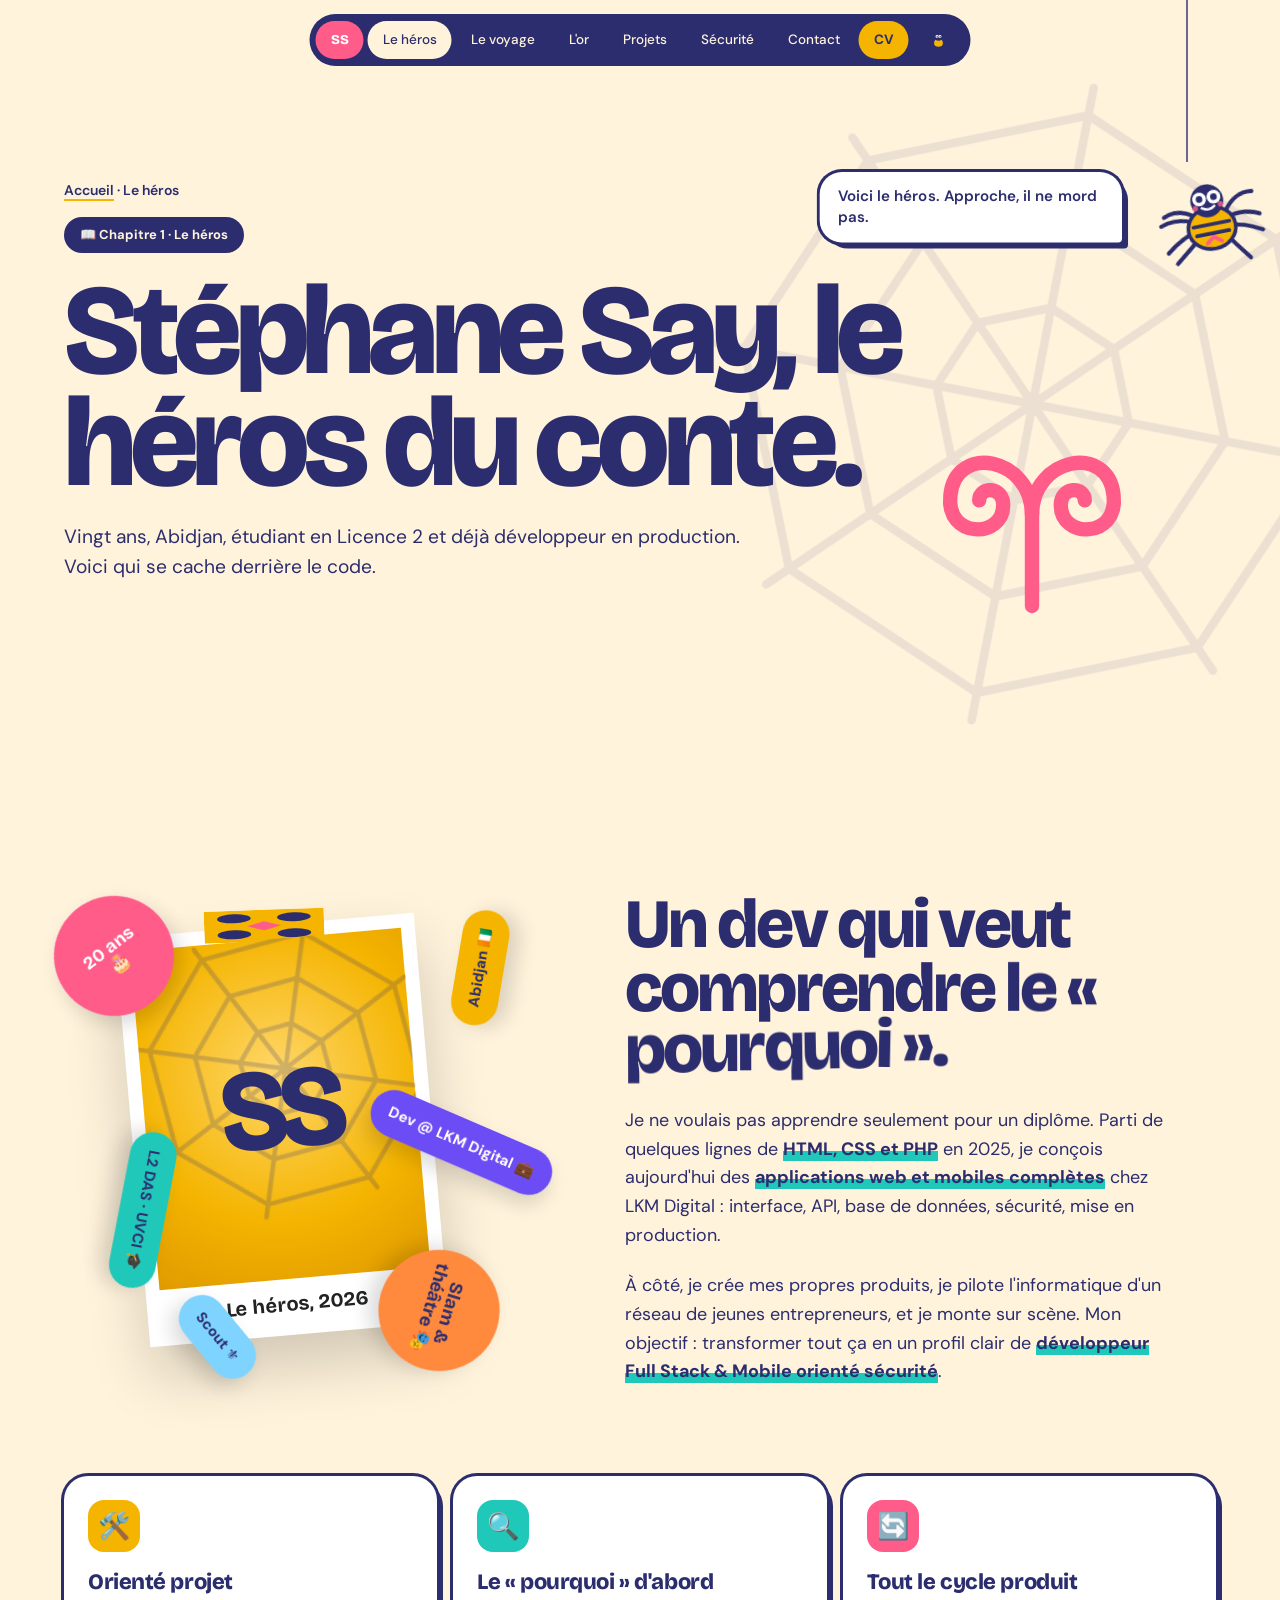
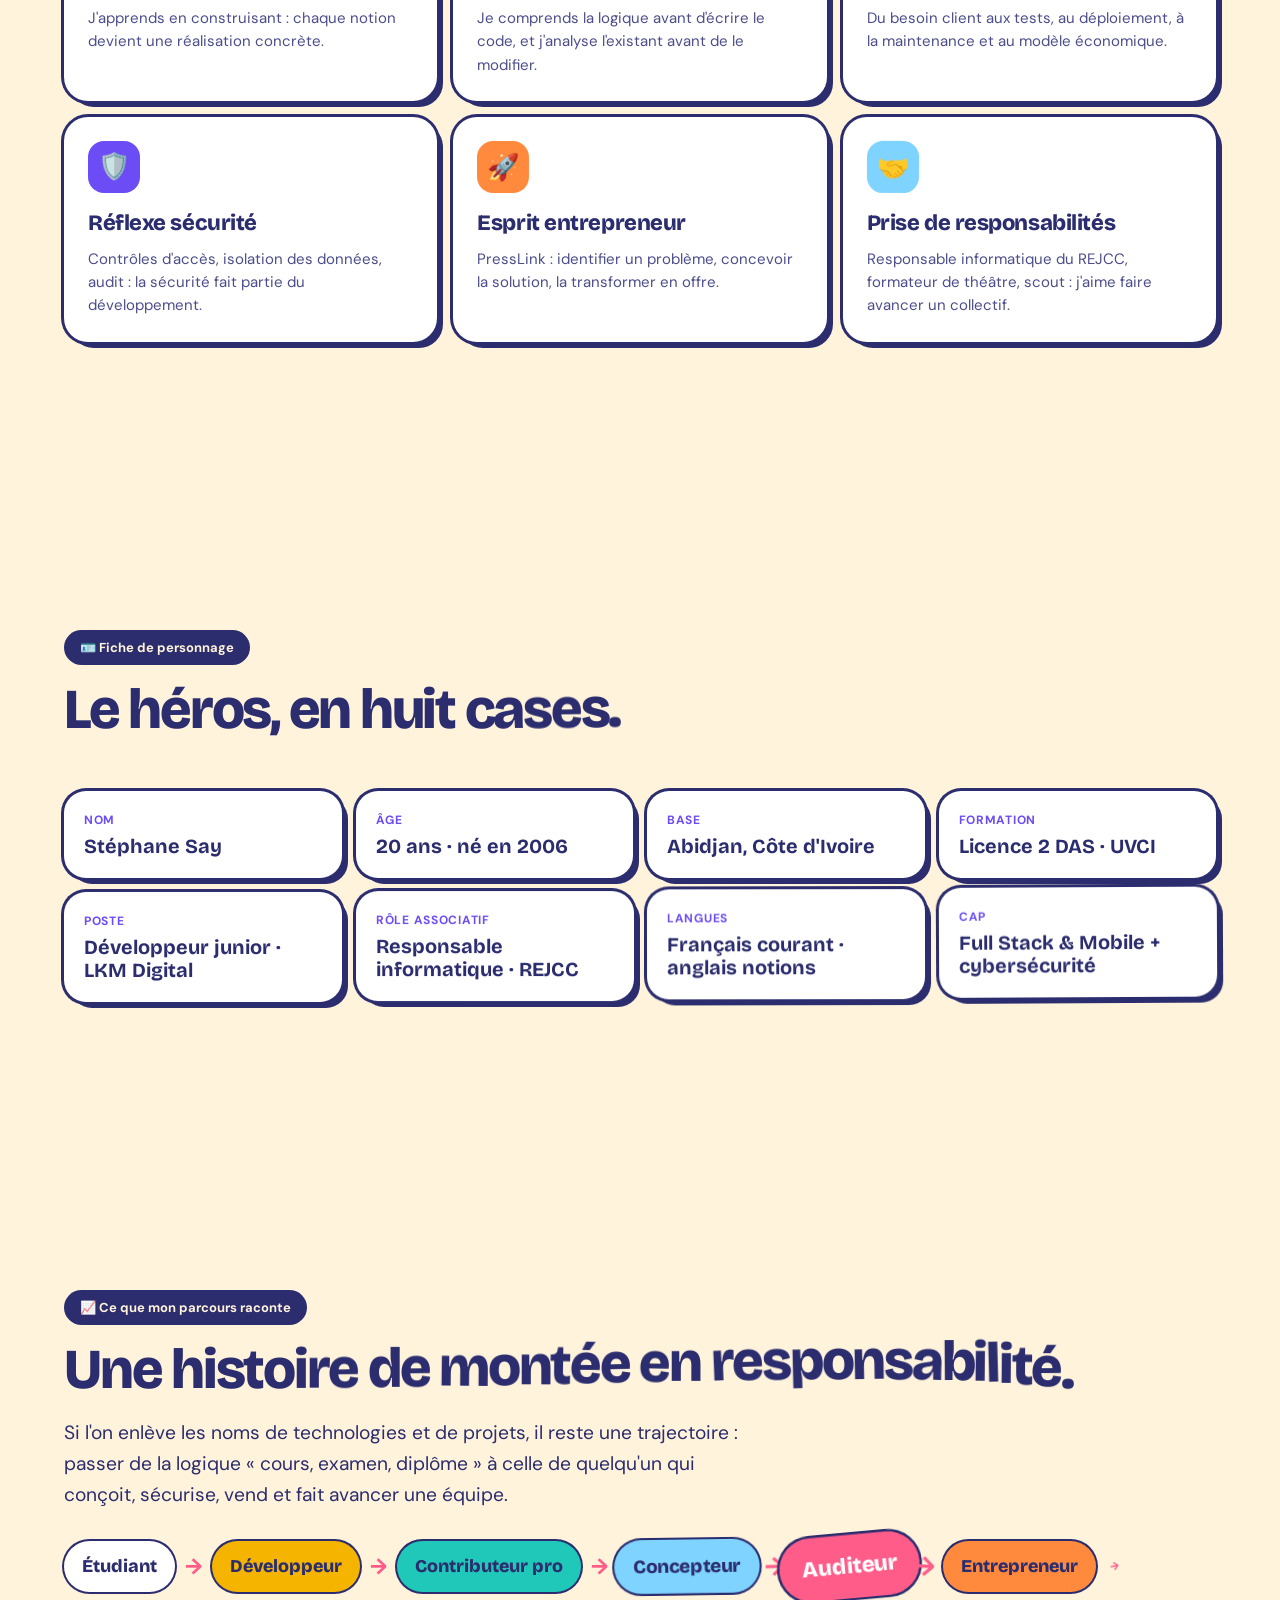
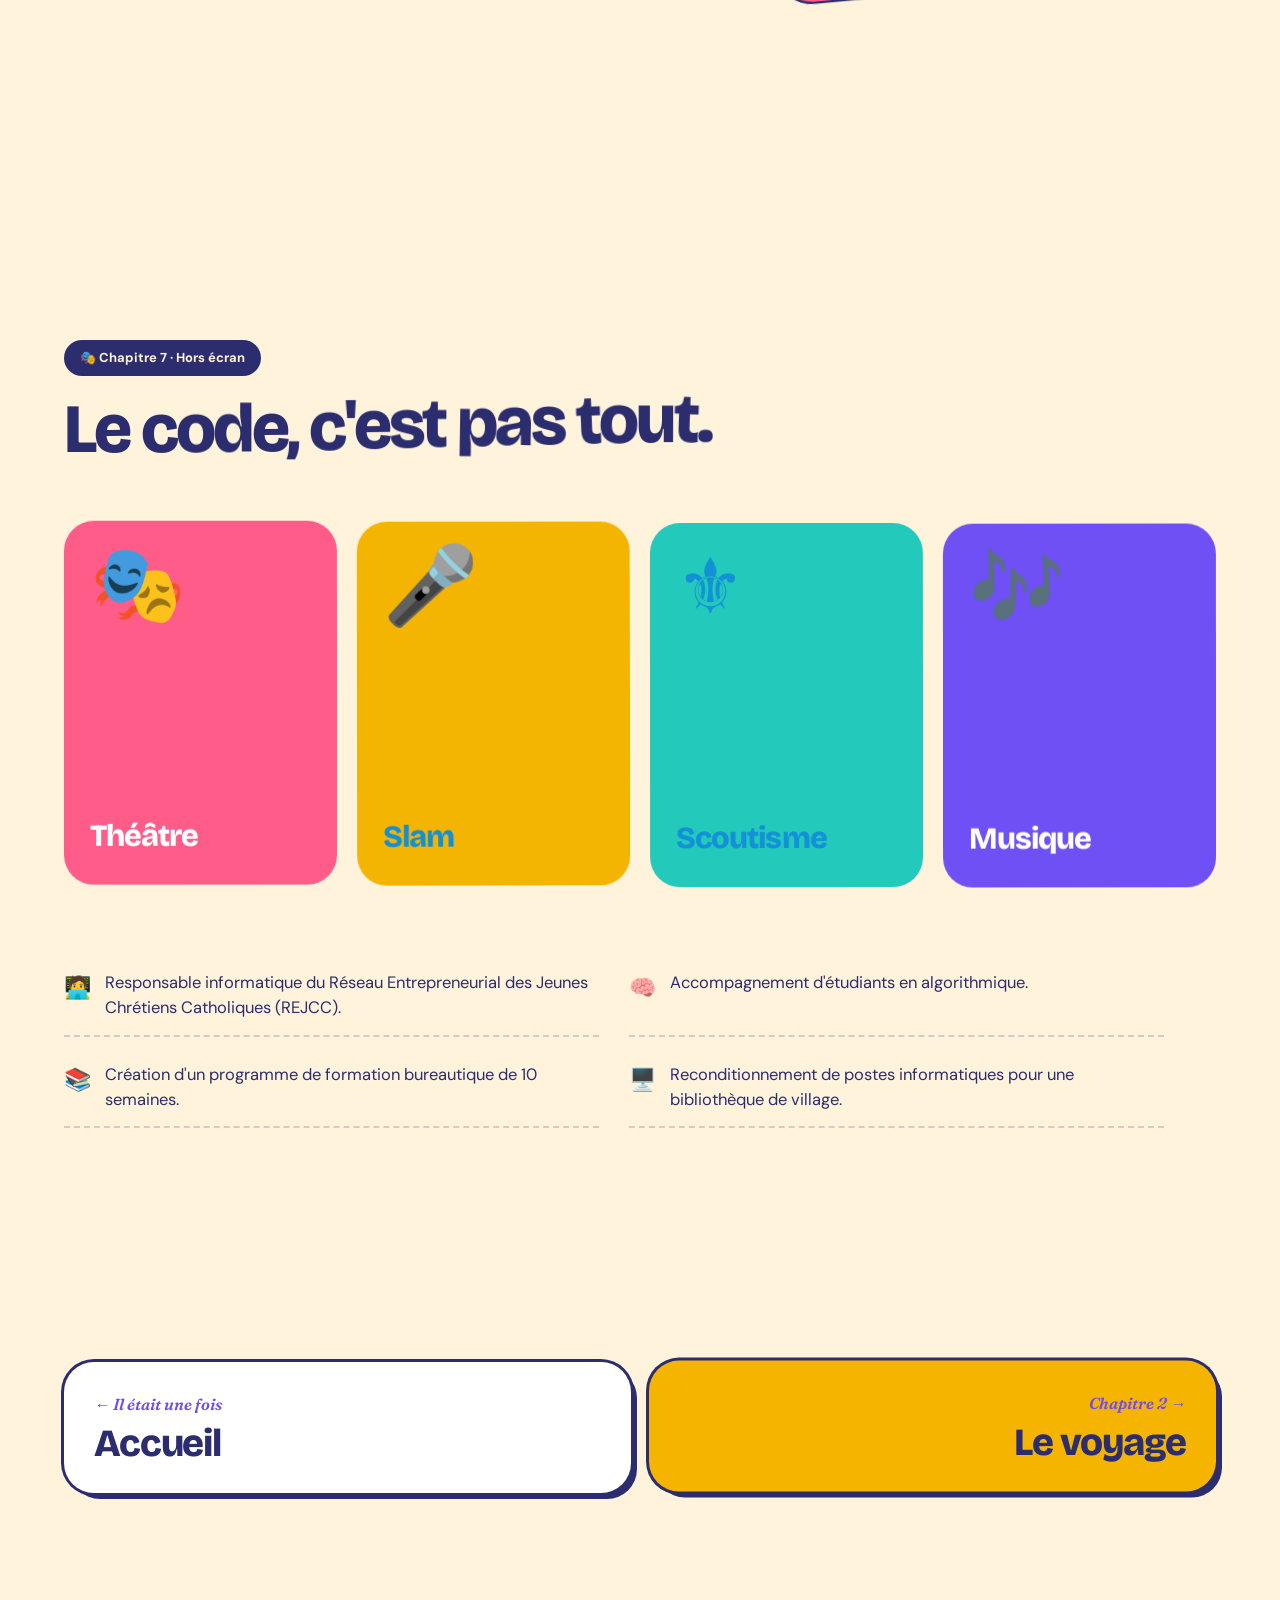
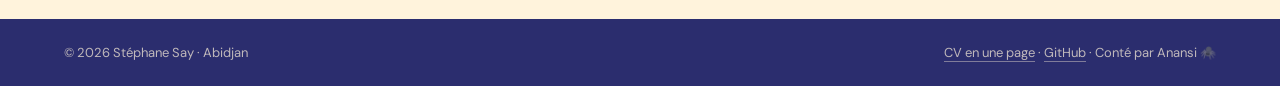
<file: heros.html>
<!doctype html>
<html lang="fr">
<head>
<meta charset="utf-8">
<meta name="viewport" content="width=device-width, initial-scale=1">
<title>Le héros — Stéphane Say, développeur Full Stack & Mobile</title>
<meta name="description" content="Qui est Stéphane Say ? Développeur Full Stack & Mobile de 20 ans à Abidjan, étudiant à l'UVCI, développeur chez LKM Digital, responsable informatique du REJCC, slameur et comédien.">
<meta name="author" content="Stéphane Say">
<meta name="theme-color" content="#2b2d6e">
<meta property="og:type" content="website">
<meta property="og:locale" content="fr_FR">
<meta property="og:title" content="Le héros — Stéphane Say, développeur Full Stack & Mobile">
<meta property="og:description" content="Qui est Stéphane Say ? Développeur Full Stack & Mobile de 20 ans à Abidjan, étudiant à l'UVCI, développeur chez LKM Digital, responsable informatique du REJCC, slameur et comédien.">
<meta property="og:image" content="https://menofgucci200-tech.github.io/my_motion/assets/img/og.png">
<meta name="twitter:card" content="summary_large_image">
<link rel="canonical" href="https://menofgucci200-tech.github.io/my_motion/heros.html">
<meta property="og:url" content="https://menofgucci200-tech.github.io/my_motion/heros.html">
<link rel="icon" href="assets/img/favicon.svg" type="image/svg+xml">
<link rel="preconnect" href="https://fonts.googleapis.com">
<link rel="preconnect" href="https://fonts.gstatic.com" crossorigin>
<link href="https://fonts.googleapis.com/css2?family=Bricolage+Grotesque:opsz,wght@12..96,500..800&family=DM+Sans:wght@400;500;600;700&family=Fraunces:ital,opsz,wght@1,9..144,600&display=swap" rel="stylesheet">
<link rel="stylesheet" href="assets/css/main.css"><link rel="stylesheet" href="assets/css/main.css">
<noscript><style>.mascot,.pg-cursor,.curtain{display:none!important}.pill{position:relative;visibility:visible;display:inline-block;margin:6px}.pit{height:auto;display:flex;flex-wrap:wrap;padding:30px}.pcard{position:relative;visibility:visible;margin-bottom:20px}.pstage{min-height:0}</style></noscript>
</head>
<body>
<a class="skip" href="#contenu">Aller au contenu</a>
<svg width="0" height="0" style="position:absolute" aria-hidden="true"><filter id="goo"><feGaussianBlur in="SourceGraphic" stdDeviation="14" result="b"/><feColorMatrix in="b" mode="matrix" values="1 0 0 0 0  0 1 0 0 0  0 0 1 0 0  0 0 0 26 -10" result="g"/><feBlend in="SourceGraphic" in2="g"/></filter></svg>

<!-- Anansi, l'araignée : réutilisée dans l'intro, la mascotte, la frise et la toile -->
<template id="spiderTpl">
  <svg viewBox="0 0 120 120" aria-hidden="true">
    <g class="legs">
      <path d="M48 66 Q30 44 10 50"/><path d="M48 70 Q26 60 6 70"/><path d="M48 75 Q26 80 8 94"/><path d="M50 80 Q36 96 20 112"/>
      <path d="M72 66 Q90 44 110 50"/><path d="M72 70 Q94 60 114 70"/><path d="M72 75 Q94 80 112 94"/><path d="M70 80 Q84 96 100 112"/>
    </g>
    <ellipse cx="60" cy="76" rx="26" ry="23" fill="#f4b400" stroke="#2b2d6e" stroke-width="4"/>
    <path d="M40 72 H80 M42 82 H78" stroke="#2b2d6e" stroke-width="4" stroke-linecap="round"/>
    <path d="M52 92 l8 -6 l8 6" fill="none" stroke="#ff5c8a" stroke-width="4" stroke-linecap="round" stroke-linejoin="round"/>
    <circle cx="60" cy="46" r="18" fill="#2b2d6e"/>
    <circle cx="52" cy="43" r="7.5" fill="#fff"/><circle cx="68" cy="43" r="7.5" fill="#fff"/>
    <circle class="pupil" cx="52" cy="43" r="3.6" fill="#2b2d6e"/><circle class="pupil" cx="68" cy="43" r="3.6" fill="#2b2d6e"/>
    <path d="M53 53 Q60 58 67 53" fill="none" stroke="#fff" stroke-width="2.6" stroke-linecap="round"/>
    <circle cx="46" cy="52" r="3" fill="#ff5c8a" opacity=".8"/><circle cx="74" cy="52" r="3" fill="#ff5c8a" opacity=".8"/>
  </svg>
</template>

<div class="mascot" id="mascot" aria-hidden="true">
  <div class="thread"></div>
  <div class="body" id="mbody" title="Anansi"></div>
  <div class="say" id="say">Psst ! Moi c'est Anansi.</div>
</div>
<div class="toast" id="toast" role="status">Adresse copiée ✨</div>

<nav class="nav" aria-label="Navigation principale">
  <a class="logo" href="index.html" aria-label="Accueil">SS</a>
  <a href="heros.html">Le héros</a><a href="voyage.html">Le voyage</a><a href="competences.html">L'or</a><a href="projets.html">Projets</a><a href="securite.html">Sécurité</a><a href="contact.html">Contact</a><a class="cv-link" href="cv.html">CV</a>
  <button class="toggle-anansi" id="toggleAnansi" aria-pressed="true" title="Afficher ou masquer Anansi"><img src="assets/img/favicon.svg" alt="" width="22" height="22"><span class="sr-only">Anansi</span></button>
  <button class="burger" id="burger" aria-expanded="false" aria-controls="menu">Menu</button>
</nav>
<div class="menu" id="menu" aria-hidden="true">
  <a href="index.html"><small>Il était une fois</small>Accueil</a>
  <a href="heros.html"><small>Chapitre 1</small>Le héros</a>
  <a href="voyage.html"><small>Chapitre 2</small>Le voyage</a>
  <a href="competences.html"><small>Chapitre 3</small>Les poids de l'or</a>
  <a href="projets.html"><small>Chapitre 5</small>Les projets</a>
  <a href="securite.html"><small>Chapitre 6</small>Le bouclier</a>
  <a href="contact.html"><small>Fin</small>Contact</a>
  <a href="cv.html"><small>En une page</small>Mon CV</a>
  <button class="menu-anansi" id="menuAnansi">🕷️ Masquer Anansi</button>
</div>

<main id="contenu">
<section class="page-head" id="top" data-say="Voici le héros. Approche, il ne mord pas.">
  <div class="page-web" aria-hidden="true"></div>
  <div class="page-glyph" data-adk="dwennimmen" aria-hidden="true"></div>
  <p class="crumbs"><a href="index.html">Accueil</a> · Le héros</p>
  <span class="chap">📖 Chapitre 1 · Le héros</span>
  <h1 class="split">Stéphane Say, le héros du conte.</h1>
  <p class="lead">Vingt ans, Abidjan, étudiant en Licence 2 et déjà développeur en production. Voici qui se cache derrière le code.</p>
</section>

<section id="heros" data-say="Lui, c'est le héros du conte. 20 ans, Abidjan, curieux de tout.">
  <div class="about">
    <div class="board" id="board">
      <div class="polaroid"><span class="tape" id="tape"></span><!-- Emplacement photo : remplacer ce bloc par <img src="assets/img/ta-photo.jpg" alt="Portrait de Stéphane Say"> -->
        <div class="portrait-ph" aria-hidden="true"><div class="ph-web"></div><span>SS</span></div><b>Le héros, 2026</b></div>
      <span class="sticker big" style="background:var(--pink);color:#fff;left:-2%;top:2%">20 ans<br>🎂</span>
      <span class="sticker" style="background:var(--gold);right:2%;top:12%">Abidjan 🇨🇮</span>
      <span class="sticker" style="background:var(--teal);left:0;top:62%">L2 DAS · UVCI 🎓</span>
      <span class="sticker" style="background:var(--violet);color:#fff;right:-2%;top:48%">Dev @ LKM Digital 💼</span>
      <span class="sticker big" style="background:var(--orange);right:10%;bottom:0">Slam &amp;<br>théâtre 🎭</span>
      <span class="sticker" style="background:var(--sky);left:22%;bottom:2%">Scout ⚜️</span>
    </div>
    <div class="about-text">
      <h2 class="h2 sm split">Un dev qui veut comprendre le « pourquoi ».</h2>
      <p>Je ne voulais pas apprendre seulement pour un diplôme. Parti de quelques lignes de <b>HTML, CSS et PHP</b> en 2025, je conçois aujourd'hui des <b>applications web et mobiles complètes</b> chez LKM Digital : interface, API, base de données, sécurité, mise en production.</p>
      <p>À côté, je crée mes propres produits, je pilote l'informatique d'un réseau de jeunes entrepreneurs, et je monte sur scène. Mon objectif : transformer tout ça en un profil clair de <b>développeur Full Stack &amp; Mobile orienté sécurité</b>.</p>
    </div>
  </div>
  <div class="forces">
    <article class="force"><div class="ic" style="background:var(--gold)">🛠️</div><h3>Orienté projet</h3><p>J'apprends en construisant : chaque notion devient une réalisation concrète.</p></article>
    <article class="force"><div class="ic" style="background:var(--teal)">🔍</div><h3>Le « pourquoi » d'abord</h3><p>Je comprends la logique avant d'écrire le code, et j'analyse l'existant avant de le modifier.</p></article>
    <article class="force"><div class="ic" style="background:var(--pink)">🔄</div><h3>Tout le cycle produit</h3><p>Du besoin client aux tests, au déploiement, à la maintenance et au modèle économique.</p></article>
    <article class="force"><div class="ic" style="background:var(--violet)">🛡️</div><h3>Réflexe sécurité</h3><p>Contrôles d'accès, isolation des données, audit : la sécurité fait partie du développement.</p></article>
    <article class="force"><div class="ic" style="background:var(--orange)">🚀</div><h3>Esprit entrepreneur</h3><p>PressLink : identifier un problème, concevoir la solution, la transformer en offre.</p></article>
    <article class="force"><div class="ic" style="background:var(--sky)">🤝</div><h3>Prise de responsabilités</h3><p>Responsable informatique du REJCC, formateur de théâtre, scout : j'aime faire avancer un collectif.</p></article>
  </div>
</section>

<section id="fiche" data-say="Sa fiche de personnage. Pas mal pour un débutant de 2025 !">
  <span class="chap">🪪 Fiche de personnage</span>
  <h2 class="section-title split">Le héros, en huit cases.</h2>
  <div class="fiche" data-reveal>
    <div><small>Nom</small><b>Stéphane Say</b></div>
    <div><small>Âge</small><b>20 ans · né en 2006</b></div>
    <div><small>Base</small><b>Abidjan, Côte d'Ivoire</b></div>
    <div><small>Formation</small><b>Licence 2 DAS · UVCI</b></div>
    <div><small>Poste</small><b>Développeur junior · LKM Digital</b></div>
    <div><small>Rôle associatif</small><b>Responsable informatique · REJCC</b></div>
    <div><small>Langues</small><b>Français courant · anglais notions</b></div>
    <div><small>Cap</small><b>Full Stack &amp; Mobile + cybersécurité</b></div>
  </div>
</section>

<section id="progression" data-say="Regarde comme il a grandi en un an !">
  <span class="chap">📈 Ce que mon parcours raconte</span>
  <h2 class="section-title split">Une histoire de montée en responsabilité.</h2>
  <p class="lead">Si l'on enlève les noms de technologies et de projets, il reste une trajectoire : passer de la logique « cours, examen, diplôme » à celle de quelqu'un qui conçoit, sécurise, vend et fait avancer une équipe.</p>
  <div class="chain">
    <span style="background:#fff">Étudiant</span><em>→</em><span style="background:var(--gold)">Développeur</span><em>→</em><span style="background:var(--teal)">Contributeur pro</span><em>→</em><span style="background:var(--sky)">Concepteur</span><em>→</em><span style="background:var(--pink);color:#fff">Auditeur</span><em>→</em><span style="background:var(--orange)">Entrepreneur</span><em>→</em><span style="background:var(--violet);color:#fff">Responsable technique</span>
  </div>
</section>

<section id="hors-ecran" data-say="Il slame aussi. Moi, je chante faux.">
  <span class="chap">🎭 Chapitre 7 · Hors écran</span>
  <h2 class="h2 sm split">Le code, c'est pas tout.</h2>
  <div class="flips">
    <div class="flip" tabindex="0" role="button" aria-label="Théâtre : retourner la carte"><div class="fi"><div class="f" style="background:var(--pink);color:#fff"><em>🎭</em><h3>Théâtre</h3></div><div class="bk">Responsable formateur de la troupe de la paroisse Saint-Mathieu. On y apprend à porter un message.</div></div></div>
    <div class="flip" tabindex="0" role="button" aria-label="Slam : retourner la carte"><div class="fi"><div class="f" style="background:var(--gold)"><em>🎤</em><h3>Slam</h3></div><div class="bk">L'art oratoire et la musique des mots. Comme Anansi, je gagne par la parole.</div></div></div>
    <div class="flip" tabindex="0" role="button" aria-label="Scoutisme : retourner la carte"><div class="fi"><div class="f" style="background:var(--teal)"><em>⚜️</em><h3>Scoutisme</h3></div><div class="bk">Groupe Yopougon Amérindiens : le collectif, l'entraide, les responsabilités.</div></div></div>
    <div class="flip" tabindex="0" role="button" aria-label="Musique : retourner la carte"><div class="fi"><div class="f" style="background:var(--violet);color:#fff"><em>🎶</em><h3>Musique</h3></div><div class="bk">La musique et le rythme, qui nourrissent aussi l'écriture et la scène.</div></div></div>
  </div>
  <ul class="engage">
    <li><span>🧑‍💻</span>Responsable informatique du Réseau Entrepreneurial des Jeunes Chrétiens Catholiques (REJCC).</li>
    <li><span>🧠</span>Accompagnement d'étudiants en algorithmique.</li>
    <li><span>📚</span>Création d'un programme de formation bureautique de 10 semaines.</li>
    <li><span>🖥️</span>Reconditionnement de postes informatiques pour une bibliothèque de village.</li>
  </ul>
</section>
<nav class="pager" aria-label="Chapitres"><a class="prev" href="index.html"><small>← Il était une fois</small><b>Accueil</b></a><a class="next" href="voyage.html"><small>Chapitre 2 →</small><b>Le voyage</b></a></nav>
</main>

<footer>
  <span>© 2026 Stéphane Say · Abidjan</span>
  <span><a href="cv.html">CV en une page</a> · <a href="https://github.com/menofgucci200-tech" target="_blank" rel="noopener">GitHub</a> · Conté par Anansi 🕷️</span>
</footer>

<script src="assets/vendor/gsap.min.js"></script>
<script src="assets/vendor/ScrollTrigger.min.js"></script>
<script src="assets/vendor/matter.min.js"></script>
<script src="assets/vendor/lenis.min.js"></script>
<script src="assets/js/core.js"></script>
<script src="assets/js/main.js"></script>
</body>
</html>
</file>
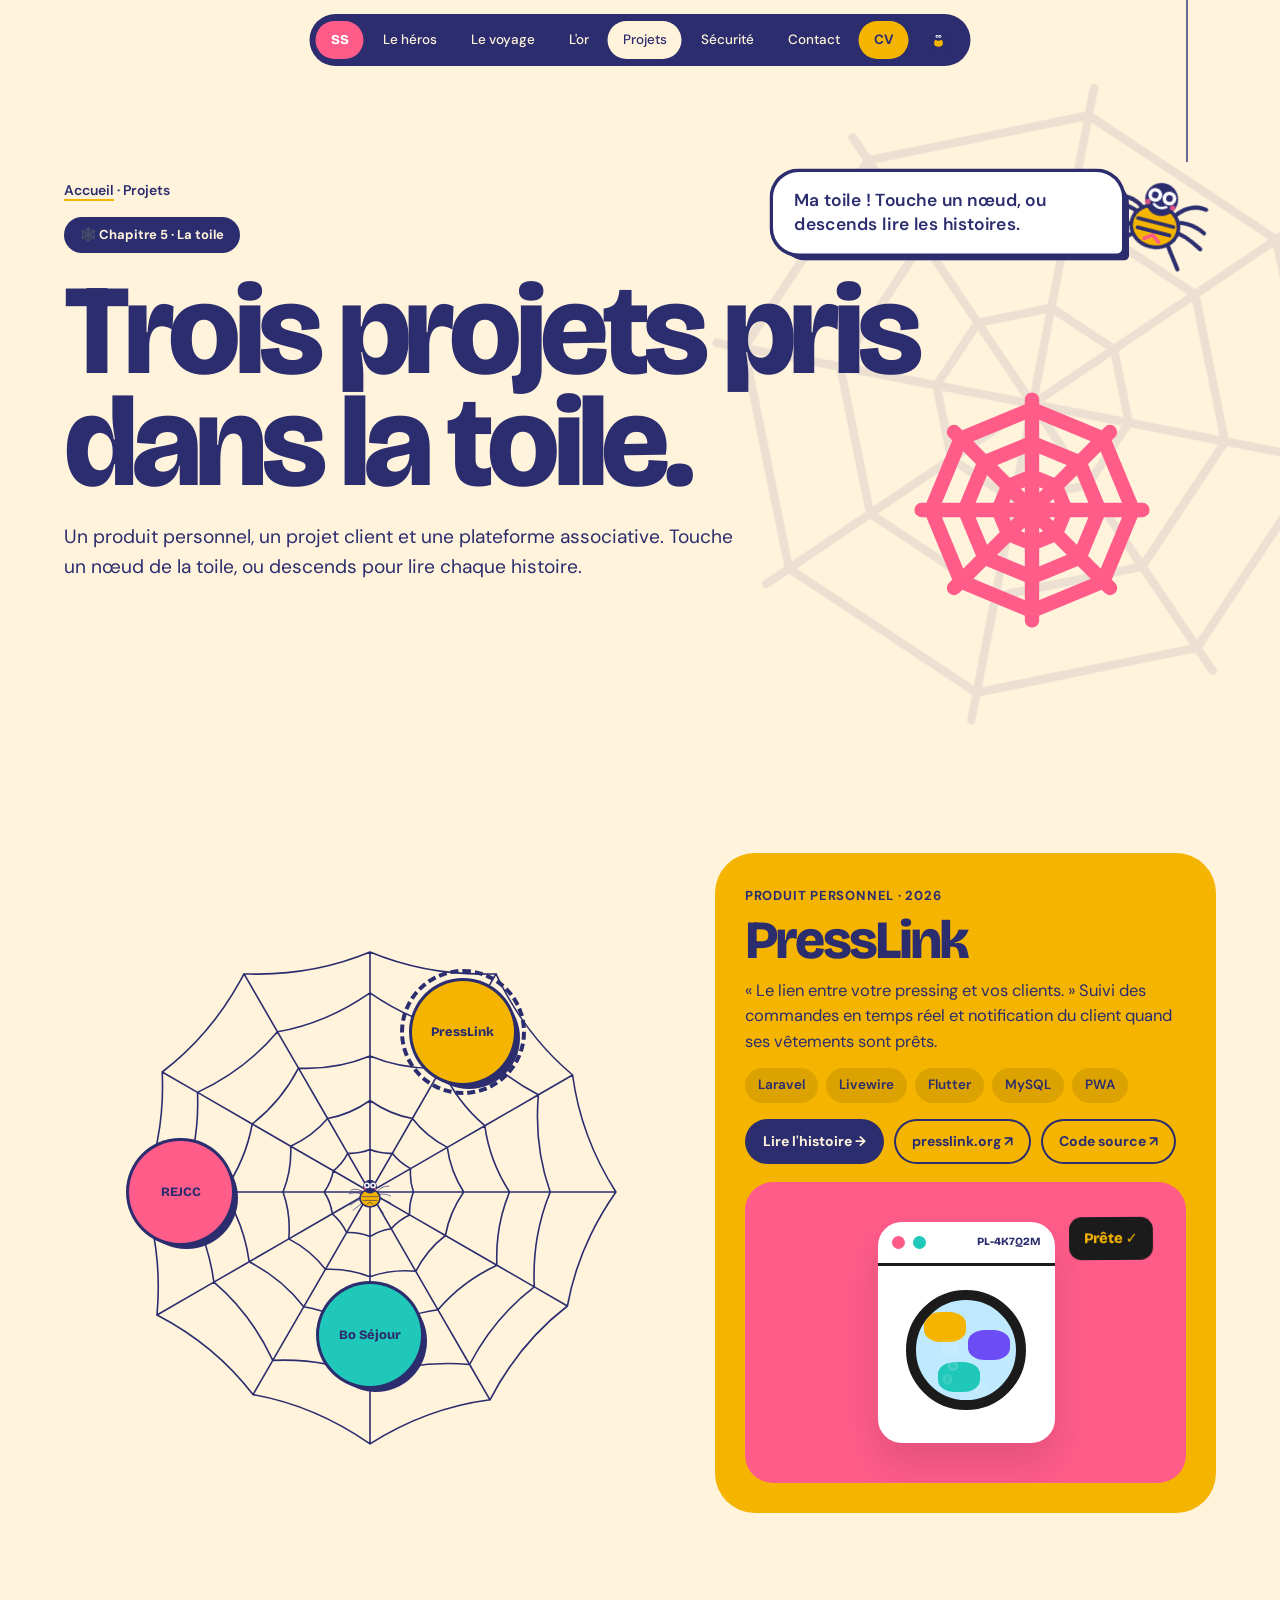
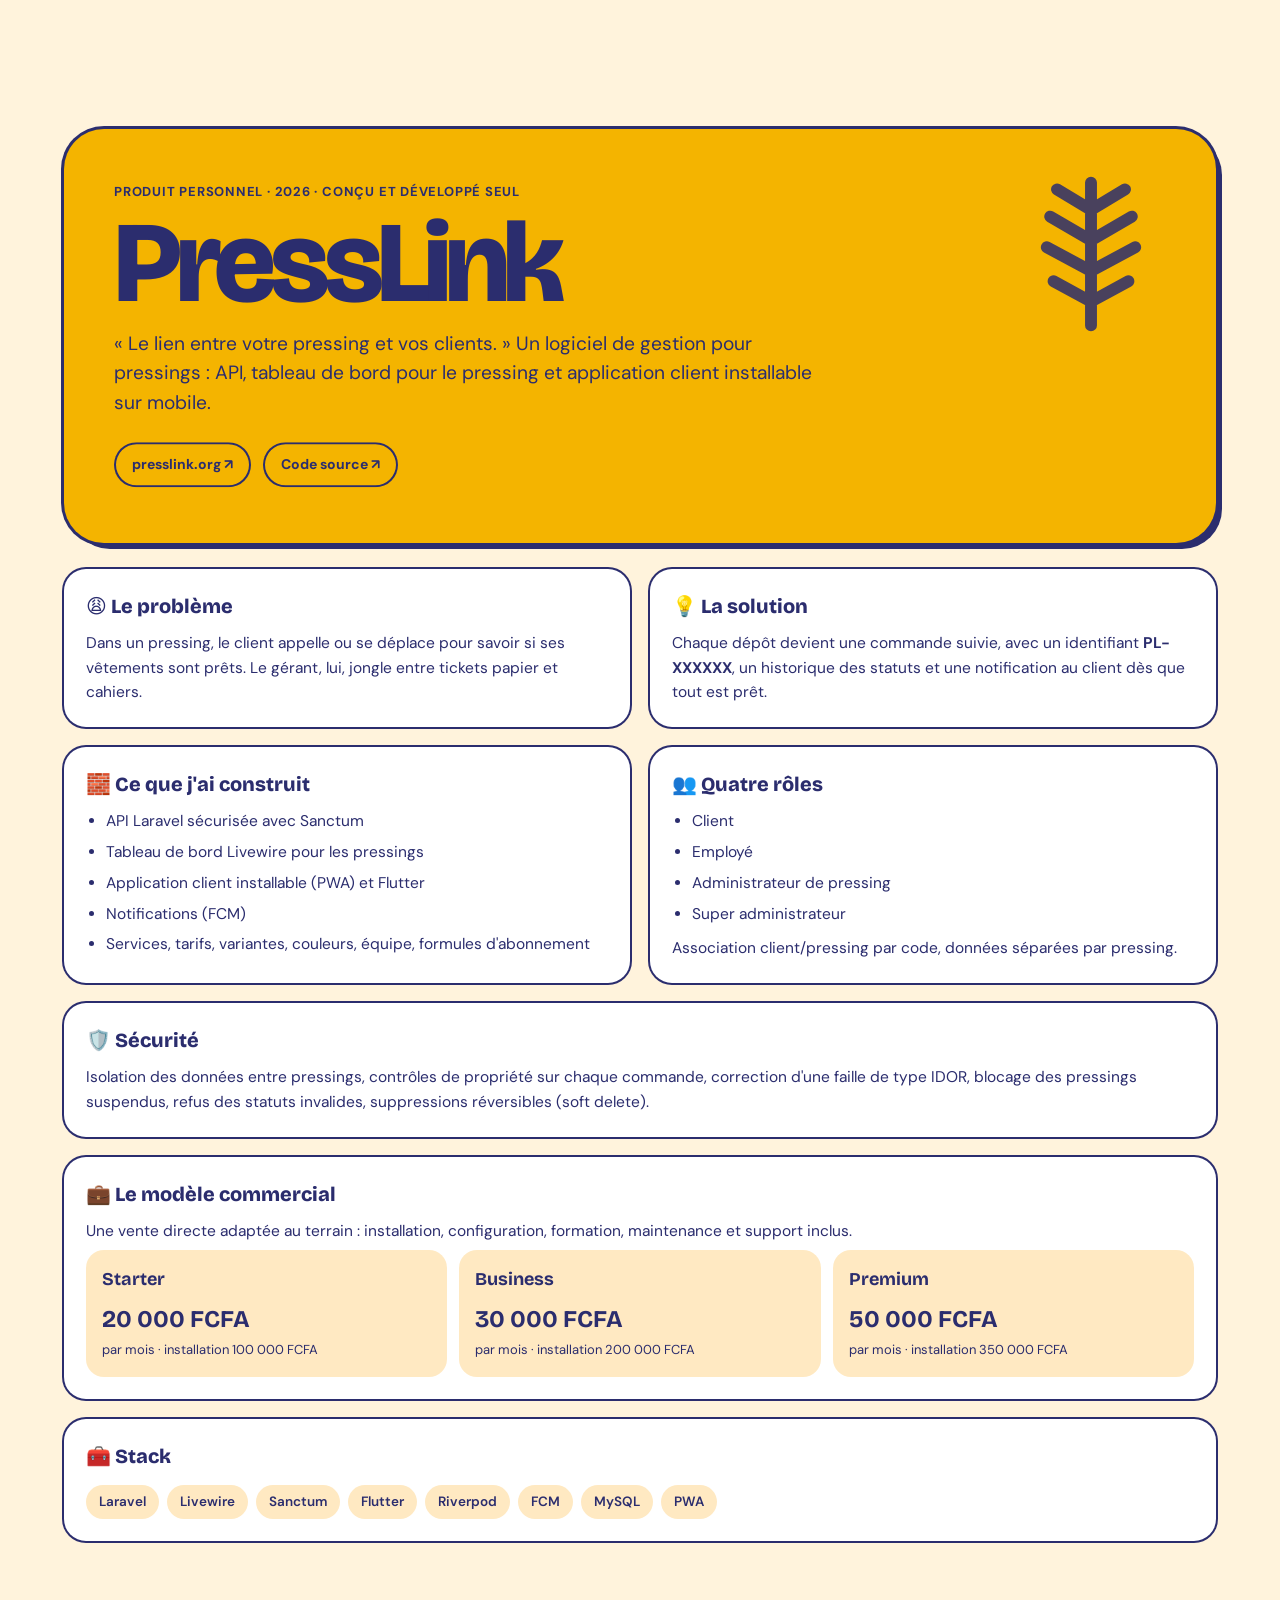
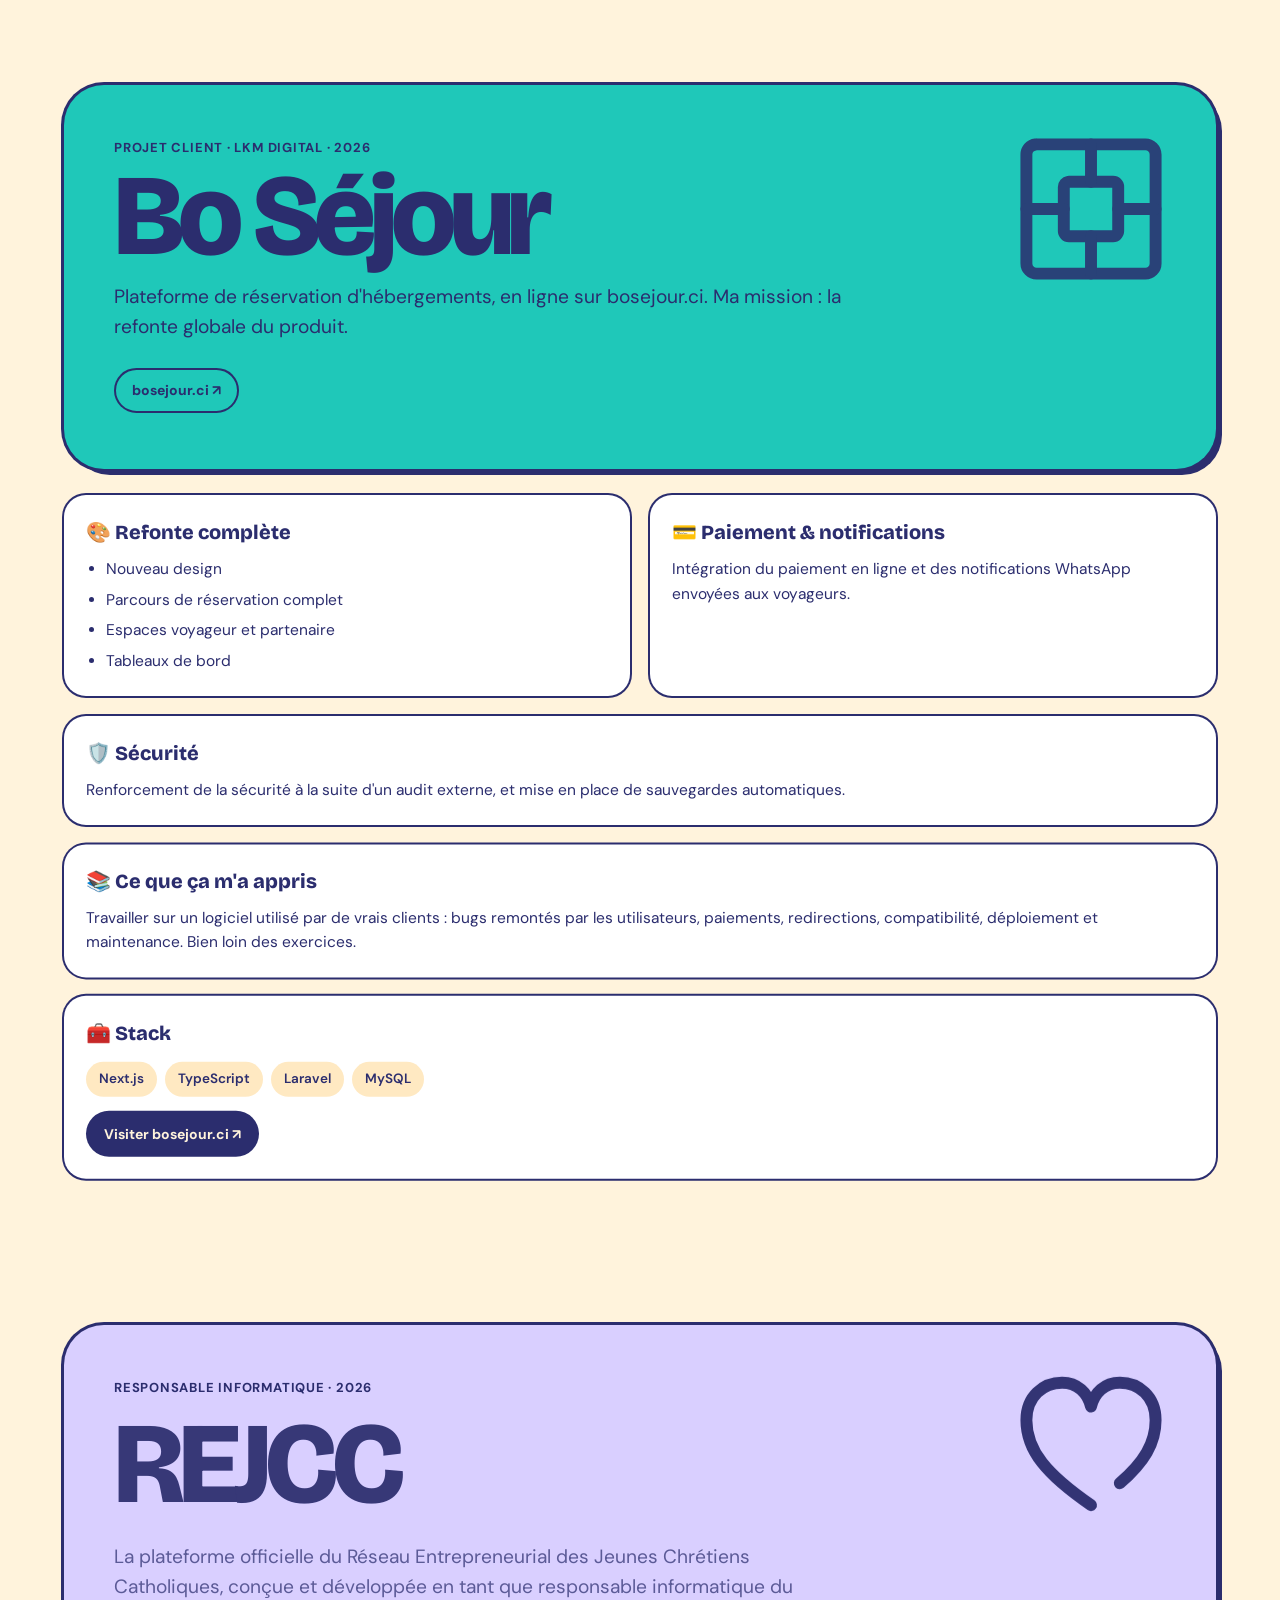
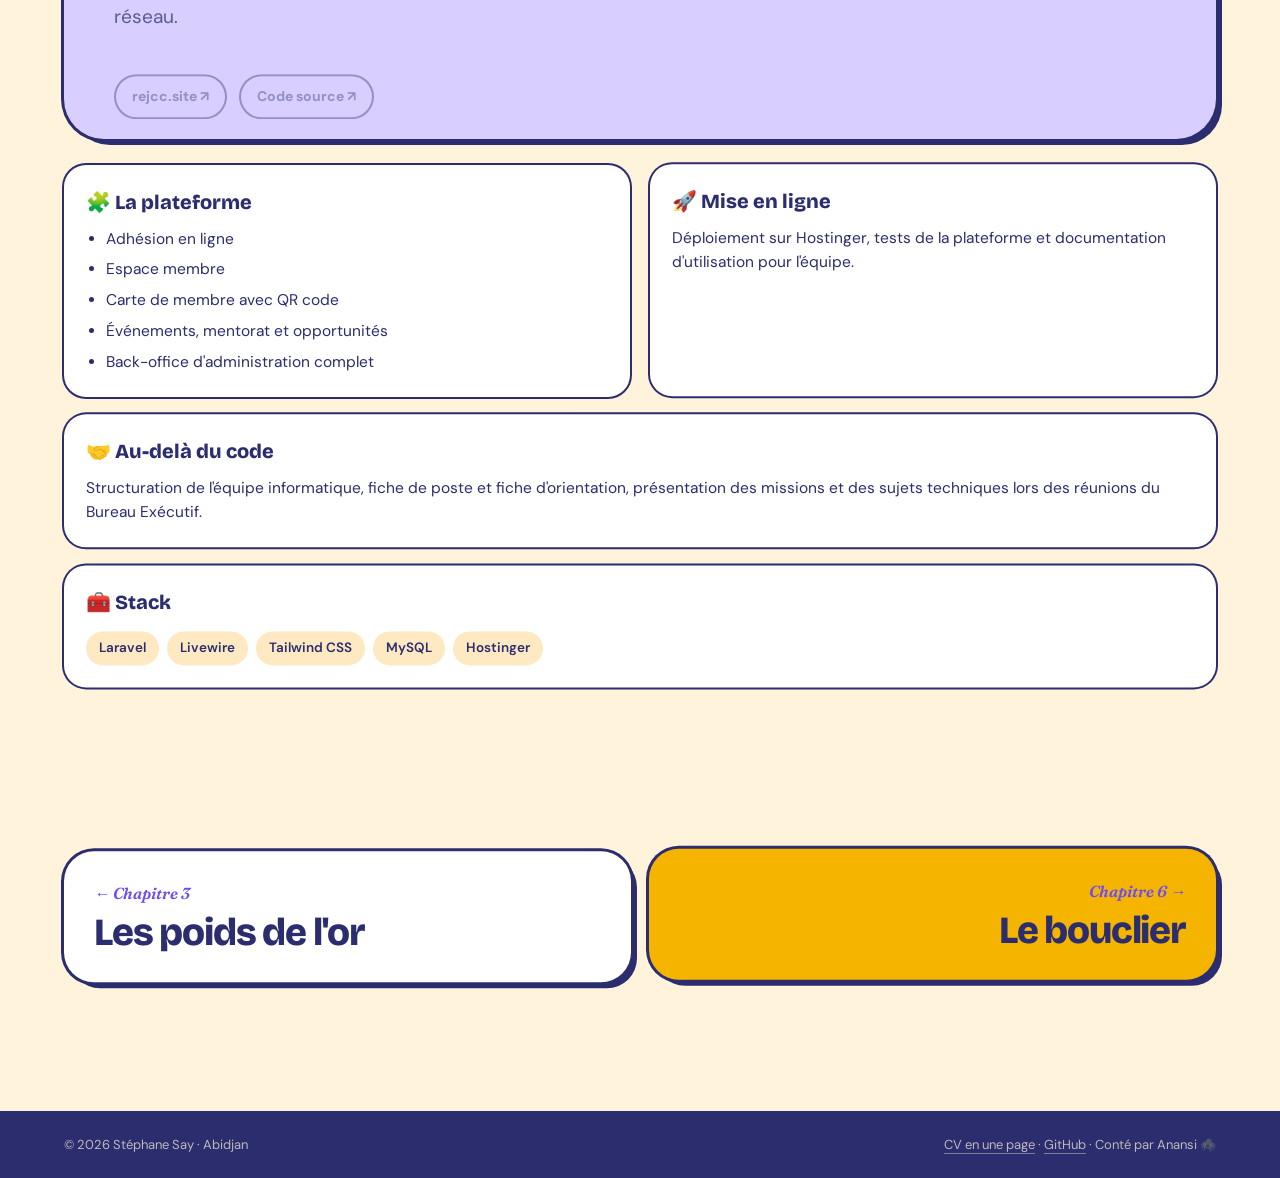
<file: projets.html>
<!doctype html>
<html lang="fr">
<head>
<meta charset="utf-8">
<meta name="viewport" content="width=device-width, initial-scale=1">
<title>Projets — PressLink, Bo Séjour, REJCC · Stéphane Say</title>
<meta name="description" content="Les projets de Stéphane Say : PressLink (logiciel de gestion pour pressings, presslink.org), Bo Séjour (réservation d'hébergements, bosejour.ci) et la plateforme du REJCC (rejcc.site).">
<meta name="author" content="Stéphane Say">
<meta name="theme-color" content="#2b2d6e">
<meta property="og:type" content="website">
<meta property="og:locale" content="fr_FR">
<meta property="og:title" content="Projets — PressLink, Bo Séjour, REJCC · Stéphane Say">
<meta property="og:description" content="Les projets de Stéphane Say : PressLink (logiciel de gestion pour pressings, presslink.org), Bo Séjour (réservation d'hébergements, bosejour.ci) et la plateforme du REJCC (rejcc.site).">
<meta property="og:image" content="https://menofgucci200-tech.github.io/my_motion/assets/img/og.png">
<meta name="twitter:card" content="summary_large_image">
<link rel="canonical" href="https://menofgucci200-tech.github.io/my_motion/projets.html">
<meta property="og:url" content="https://menofgucci200-tech.github.io/my_motion/projets.html">
<link rel="icon" href="assets/img/favicon.svg" type="image/svg+xml">
<link rel="preconnect" href="https://fonts.googleapis.com">
<link rel="preconnect" href="https://fonts.gstatic.com" crossorigin>
<link href="https://fonts.googleapis.com/css2?family=Bricolage+Grotesque:opsz,wght@12..96,500..800&family=DM+Sans:wght@400;500;600;700&family=Fraunces:ital,opsz,wght@1,9..144,600&display=swap" rel="stylesheet">
<link rel="stylesheet" href="assets/css/main.css"><link rel="stylesheet" href="assets/css/main.css">
<noscript><style>.mascot,.pg-cursor,.curtain{display:none!important}.pill{position:relative;visibility:visible;display:inline-block;margin:6px}.pit{height:auto;display:flex;flex-wrap:wrap;padding:30px}.pcard{position:relative;visibility:visible;margin-bottom:20px}.pstage{min-height:0}</style></noscript>
</head>
<body>
<a class="skip" href="#contenu">Aller au contenu</a>
<svg width="0" height="0" style="position:absolute" aria-hidden="true"><filter id="goo"><feGaussianBlur in="SourceGraphic" stdDeviation="14" result="b"/><feColorMatrix in="b" mode="matrix" values="1 0 0 0 0  0 1 0 0 0  0 0 1 0 0  0 0 0 26 -10" result="g"/><feBlend in="SourceGraphic" in2="g"/></filter></svg>

<!-- Anansi, l'araignée : réutilisée dans l'intro, la mascotte, la frise et la toile -->
<template id="spiderTpl">
  <svg viewBox="0 0 120 120" aria-hidden="true">
    <g class="legs">
      <path d="M48 66 Q30 44 10 50"/><path d="M48 70 Q26 60 6 70"/><path d="M48 75 Q26 80 8 94"/><path d="M50 80 Q36 96 20 112"/>
      <path d="M72 66 Q90 44 110 50"/><path d="M72 70 Q94 60 114 70"/><path d="M72 75 Q94 80 112 94"/><path d="M70 80 Q84 96 100 112"/>
    </g>
    <ellipse cx="60" cy="76" rx="26" ry="23" fill="#f4b400" stroke="#2b2d6e" stroke-width="4"/>
    <path d="M40 72 H80 M42 82 H78" stroke="#2b2d6e" stroke-width="4" stroke-linecap="round"/>
    <path d="M52 92 l8 -6 l8 6" fill="none" stroke="#ff5c8a" stroke-width="4" stroke-linecap="round" stroke-linejoin="round"/>
    <circle cx="60" cy="46" r="18" fill="#2b2d6e"/>
    <circle cx="52" cy="43" r="7.5" fill="#fff"/><circle cx="68" cy="43" r="7.5" fill="#fff"/>
    <circle class="pupil" cx="52" cy="43" r="3.6" fill="#2b2d6e"/><circle class="pupil" cx="68" cy="43" r="3.6" fill="#2b2d6e"/>
    <path d="M53 53 Q60 58 67 53" fill="none" stroke="#fff" stroke-width="2.6" stroke-linecap="round"/>
    <circle cx="46" cy="52" r="3" fill="#ff5c8a" opacity=".8"/><circle cx="74" cy="52" r="3" fill="#ff5c8a" opacity=".8"/>
  </svg>
</template>

<div class="mascot" id="mascot" aria-hidden="true">
  <div class="thread"></div>
  <div class="body" id="mbody" title="Anansi"></div>
  <div class="say" id="say">Psst ! Moi c'est Anansi.</div>
</div>
<div class="toast" id="toast" role="status">Adresse copiée ✨</div>

<nav class="nav" aria-label="Navigation principale">
  <a class="logo" href="index.html" aria-label="Accueil">SS</a>
  <a href="heros.html">Le héros</a><a href="voyage.html">Le voyage</a><a href="competences.html">L'or</a><a href="projets.html">Projets</a><a href="securite.html">Sécurité</a><a href="contact.html">Contact</a><a class="cv-link" href="cv.html">CV</a>
  <button class="toggle-anansi" id="toggleAnansi" aria-pressed="true" title="Afficher ou masquer Anansi"><img src="assets/img/favicon.svg" alt="" width="22" height="22"><span class="sr-only">Anansi</span></button>
  <button class="burger" id="burger" aria-expanded="false" aria-controls="menu">Menu</button>
</nav>
<div class="menu" id="menu" aria-hidden="true">
  <a href="index.html"><small>Il était une fois</small>Accueil</a>
  <a href="heros.html"><small>Chapitre 1</small>Le héros</a>
  <a href="voyage.html"><small>Chapitre 2</small>Le voyage</a>
  <a href="competences.html"><small>Chapitre 3</small>Les poids de l'or</a>
  <a href="projets.html"><small>Chapitre 5</small>Les projets</a>
  <a href="securite.html"><small>Chapitre 6</small>Le bouclier</a>
  <a href="contact.html"><small>Fin</small>Contact</a>
  <a href="cv.html"><small>En une page</small>Mon CV</a>
  <button class="menu-anansi" id="menuAnansi">🕷️ Masquer Anansi</button>
</div>

<main id="contenu">
<section class="page-head" id="top" data-say="Ma toile ! Touche un nœud, ou descends lire les histoires.">
  <div class="page-web" aria-hidden="true"></div>
  <div class="page-glyph" data-adk="ananse" aria-hidden="true"></div>
  <p class="crumbs"><a href="index.html">Accueil</a> · Projets</p>
  <span class="chap">🕸️ Chapitre 5 · La toile</span>
  <h1 class="split">Trois projets pris dans la toile.</h1>
  <p class="lead">Un produit personnel, un projet client et une plateforme associative. Touche un nœud de la toile, ou descends pour lire chaque histoire.</p>
</section>

<section id="toile" data-say="Ma toile préférée : ses projets. Touche un nœud !">
  <div>
    <div class="webwrap" id="webwrap"><svg id="websvg" aria-hidden="true"><path id="webpath"/></svg><div class="webhub" id="webhub" aria-hidden="true"></div></div>
  </div>
  <div class="pstage" id="pstage" aria-live="polite">
    <article class="pcard on" style="background:var(--gold)" id="p-presslink">
      <div><small>Produit personnel · 2026</small><h3>PressLink</h3><p>« Le lien entre votre pressing et vos clients. » Suivi des commandes en temps réel et notification du client quand ses vêtements sont prêts.</p>
        <div class="tags"><span>Laravel</span><span>Livewire</span><span>Flutter</span><span>MySQL</span><span>PWA</span></div>
        <div class="actions"><a class="btn small" href="projets.html#presslink"><span>Lire l'histoire →</span></a><a class="btn small ghost" href="https://presslink.org/" target="_blank" rel="noopener"><span>presslink.org ↗</span></a><a class="btn small ghost" href="https://github.com/menofgucci200-tech/PressLink" target="_blank" rel="noopener"><span>Code source ↗</span></a></div></div>
      <div class="scene" style="background:var(--pink)" aria-hidden="true">
        <div class="machine"><div class="panel"><i></i><i></i><em>PL-4K7Q2M</em></div><div class="door"><div class="drum"><b style="background:var(--gold);left:8%;top:12%"></b><b style="background:var(--violet);right:6%;top:30%"></b><b style="background:var(--teal);left:22%;bottom:8%"></b></div></div></div>
        <span class="ticket">Prête ✓</span>
      </div>
    </article>
    <article class="pcard" style="background:var(--teal)" id="p-bosejour">
      <div><small>Projet client · LKM Digital</small><h3>Bo Séjour</h3><p>Plateforme de réservation d'hébergements : refonte complète, espaces voyageur et partenaire, paiement en ligne, notifications WhatsApp.</p>
        <div class="tags"><span>Next.js</span><span>TypeScript</span><span>Laravel</span><span>MySQL</span></div>
        <div class="actions"><a class="btn small" href="projets.html#bosejour"><span>Lire l'histoire →</span></a><a class="btn small ghost" href="https://bosejour.ci/" target="_blank" rel="noopener"><span>bosejour.ci ↗</span></a></div></div>
      <div class="scene" aria-hidden="true"><div class="sky"></div><div class="sun"></div>
        <div class="house"><div class="roof"></div><div class="walls"><span class="win" style="left:12%"></span><span class="win" style="right:12%"></span><span class="doorh"></span></div></div>
        <div class="ground"></div><div class="cal" id="cal"></div><span class="paid">Payé ✓</span>
      </div>
    </article>
    <article class="pcard" style="background:#d9cfff" id="p-rejcc">
      <div><small>Responsable informatique · 2026</small><h3>REJCC</h3><p>Plateforme officielle du Réseau Entrepreneurial des Jeunes Chrétiens Catholiques : adhésion en ligne, carte membre QR, événements, mentorat.</p>
        <div class="tags"><span>Laravel</span><span>Livewire</span><span>Tailwind CSS</span><span>MySQL</span></div>
        <div class="actions"><a class="btn small" href="projets.html#rejcc"><span>Lire l'histoire →</span></a><a class="btn small ghost" href="https://rejcc.site/" target="_blank" rel="noopener"><span>rejcc.site ↗</span></a><a class="btn small ghost" href="https://github.com/menofgucci200-tech/rejcc" target="_blank" rel="noopener"><span>Code source ↗</span></a></div></div>
      <div class="scene cardwrap" style="background:var(--violet)" aria-hidden="true">
        <div class="mcard" id="mcard"><div class="mface"><small>REJCC · Membre</small><b>Stéphane Say</b><small>Responsable informatique</small></div><div class="mface back"><div class="qr" id="qr"></div><div><b>Scanne-moi</b><br><small>Carte membre</small></div></div></div>
      </div>
    </article>
  </div>
</section>

<section class="project-full" id="presslink" data-say="PressLink, son bébé. Construit tout seul !">
  <div class="pf-head" style="background:var(--gold)">
    <div class="pf-sym" data-adk="aya" data-sw="7" aria-hidden="true"></div>
    <small>Produit personnel · 2026 · conçu et développé seul</small><h2>PressLink</h2>
    <p>« Le lien entre votre pressing et vos clients. » Un logiciel de gestion pour pressings : API, tableau de bord pour le pressing et application client installable sur mobile.</p>
    <div class="actions"><a class="btn small ghost" href="https://presslink.org/" target="_blank" rel="noopener"><span>presslink.org ↗</span></a><a class="btn small ghost" href="https://github.com/menofgucci200-tech/PressLink" target="_blank" rel="noopener"><span>Code source ↗</span></a></div>
  </div>
  <div class="case-body">
    <div class="case-block"><h3>😩 Le problème</h3><p>Dans un pressing, le client appelle ou se déplace pour savoir si ses vêtements sont prêts. Le gérant, lui, jongle entre tickets papier et cahiers.</p></div>
    <div class="case-block"><h3>💡 La solution</h3><p>Chaque dépôt devient une commande suivie, avec un identifiant <b>PL-XXXXXX</b>, un historique des statuts et une notification au client dès que tout est prêt.</p></div>
    <div class="case-block"><h3>🧱 Ce que j'ai construit</h3><ul><li>API Laravel sécurisée avec Sanctum</li><li>Tableau de bord Livewire pour les pressings</li><li>Application client installable (PWA) et Flutter</li><li>Notifications (FCM)</li><li>Services, tarifs, variantes, couleurs, équipe, formules d'abonnement</li></ul></div>
    <div class="case-block"><h3>👥 Quatre rôles</h3><ul><li>Client</li><li>Employé</li><li>Administrateur de pressing</li><li>Super administrateur</li></ul><p style="margin-top:10px">Association client/pressing par code, données séparées par pressing.</p></div>
    <div class="case-block wide"><h3>🛡️ Sécurité</h3><p>Isolation des données entre pressings, contrôles de propriété sur chaque commande, correction d'une faille de type IDOR, blocage des pressings suspendus, refus des statuts invalides, suppressions réversibles (soft delete).</p></div>
    <div class="case-block wide"><h3>💼 Le modèle commercial</h3><p>Une vente directe adaptée au terrain : installation, configuration, formation, maintenance et support inclus.</p>
      <div class="offers"><div><b>Starter</b><strong>20 000 FCFA</strong><span>par mois · installation 100 000 FCFA</span></div><div><b>Business</b><strong>30 000 FCFA</strong><span>par mois · installation 200 000 FCFA</span></div><div><b>Premium</b><strong>50 000 FCFA</strong><span>par mois · installation 350 000 FCFA</span></div></div></div>
    <div class="case-block wide"><h3>🧰 Stack</h3><div class="tags"><span>Laravel</span><span>Livewire</span><span>Sanctum</span><span>Flutter</span><span>Riverpod</span><span>FCM</span><span>MySQL</span><span>PWA</span></div></div>
  </div>
</section>

<section class="project-full" id="bosejour" data-say="Bo Séjour : réserver et payer en sécurité.">
  <div class="pf-head" style="background:var(--teal)">
    <div class="pf-sym" data-adk="eban" data-sw="7" aria-hidden="true"></div>
    <small>Projet client · LKM Digital · 2026</small><h2>Bo Séjour</h2>
    <p>Plateforme de réservation d'hébergements, en ligne sur bosejour.ci. Ma mission : la refonte globale du produit.</p>
    <div class="actions"><a class="btn small ghost" href="https://bosejour.ci/" target="_blank" rel="noopener"><span>bosejour.ci ↗</span></a></div>
  </div>
  <div class="case-body">
    <div class="case-block"><h3>🎨 Refonte complète</h3><ul><li>Nouveau design</li><li>Parcours de réservation complet</li><li>Espaces voyageur et partenaire</li><li>Tableaux de bord</li></ul></div>
    <div class="case-block"><h3>💳 Paiement &amp; notifications</h3><p>Intégration du paiement en ligne et des notifications WhatsApp envoyées aux voyageurs.</p></div>
    <div class="case-block wide"><h3>🛡️ Sécurité</h3><p>Renforcement de la sécurité à la suite d'un audit externe, et mise en place de sauvegardes automatiques.</p></div>
    <div class="case-block wide"><h3>📚 Ce que ça m'a appris</h3><p>Travailler sur un logiciel utilisé par de vrais clients : bugs remontés par les utilisateurs, paiements, redirections, compatibilité, déploiement et maintenance. Bien loin des exercices.</p></div>
    <div class="case-block wide"><h3>🧰 Stack</h3><div class="tags"><span>Next.js</span><span>TypeScript</span><span>Laravel</span><span>MySQL</span></div><p style="margin-top:14px"><a class="btn small" href="https://bosejour.ci" target="_blank" rel="noopener"><span>Visiter bosejour.ci ↗</span></a></p></div>
  </div>
</section>

<section class="project-full" id="rejcc" data-say="Le REJCC : une communauté qui s'entraide.">
  <div class="pf-head" style="background:#d9cfff">
    <div class="pf-sym" data-adk="akoma" data-sw="7" aria-hidden="true"></div>
    <small>Responsable informatique · 2026</small><h2>REJCC</h2>
    <p>La plateforme officielle du Réseau Entrepreneurial des Jeunes Chrétiens Catholiques, conçue et développée en tant que responsable informatique du réseau.</p>
    <div class="actions"><a class="btn small ghost" href="https://rejcc.site/" target="_blank" rel="noopener"><span>rejcc.site ↗</span></a><a class="btn small ghost" href="https://github.com/menofgucci200-tech/rejcc" target="_blank" rel="noopener"><span>Code source ↗</span></a></div>
  </div>
  <div class="case-body">
    <div class="case-block"><h3>🧩 La plateforme</h3><ul><li>Adhésion en ligne</li><li>Espace membre</li><li>Carte de membre avec QR code</li><li>Événements, mentorat et opportunités</li><li>Back-office d'administration complet</li></ul></div>
    <div class="case-block"><h3>🚀 Mise en ligne</h3><p>Déploiement sur Hostinger, tests de la plateforme et documentation d'utilisation pour l'équipe.</p></div>
    <div class="case-block wide"><h3>🤝 Au-delà du code</h3><p>Structuration de l'équipe informatique, fiche de poste et fiche d'orientation, présentation des missions et des sujets techniques lors des réunions du Bureau Exécutif.</p></div>
    <div class="case-block wide"><h3>🧰 Stack</h3><div class="tags"><span>Laravel</span><span>Livewire</span><span>Tailwind CSS</span><span>MySQL</span><span>Hostinger</span></div></div>
  </div>
</section>
<nav class="pager" aria-label="Chapitres"><a class="prev" href="competences.html"><small>← Chapitre 3</small><b>Les poids de l'or</b></a><a class="next" href="securite.html"><small>Chapitre 6 →</small><b>Le bouclier</b></a></nav>
</main>

<footer>
  <span>© 2026 Stéphane Say · Abidjan</span>
  <span><a href="cv.html">CV en une page</a> · <a href="https://github.com/menofgucci200-tech" target="_blank" rel="noopener">GitHub</a> · Conté par Anansi 🕷️</span>
</footer>

<script src="assets/vendor/gsap.min.js"></script>
<script src="assets/vendor/ScrollTrigger.min.js"></script>
<script src="assets/vendor/matter.min.js"></script>
<script src="assets/vendor/lenis.min.js"></script>
<script src="assets/js/core.js"></script>
<script src="assets/js/main.js"></script>
</body>
</html>
</file>
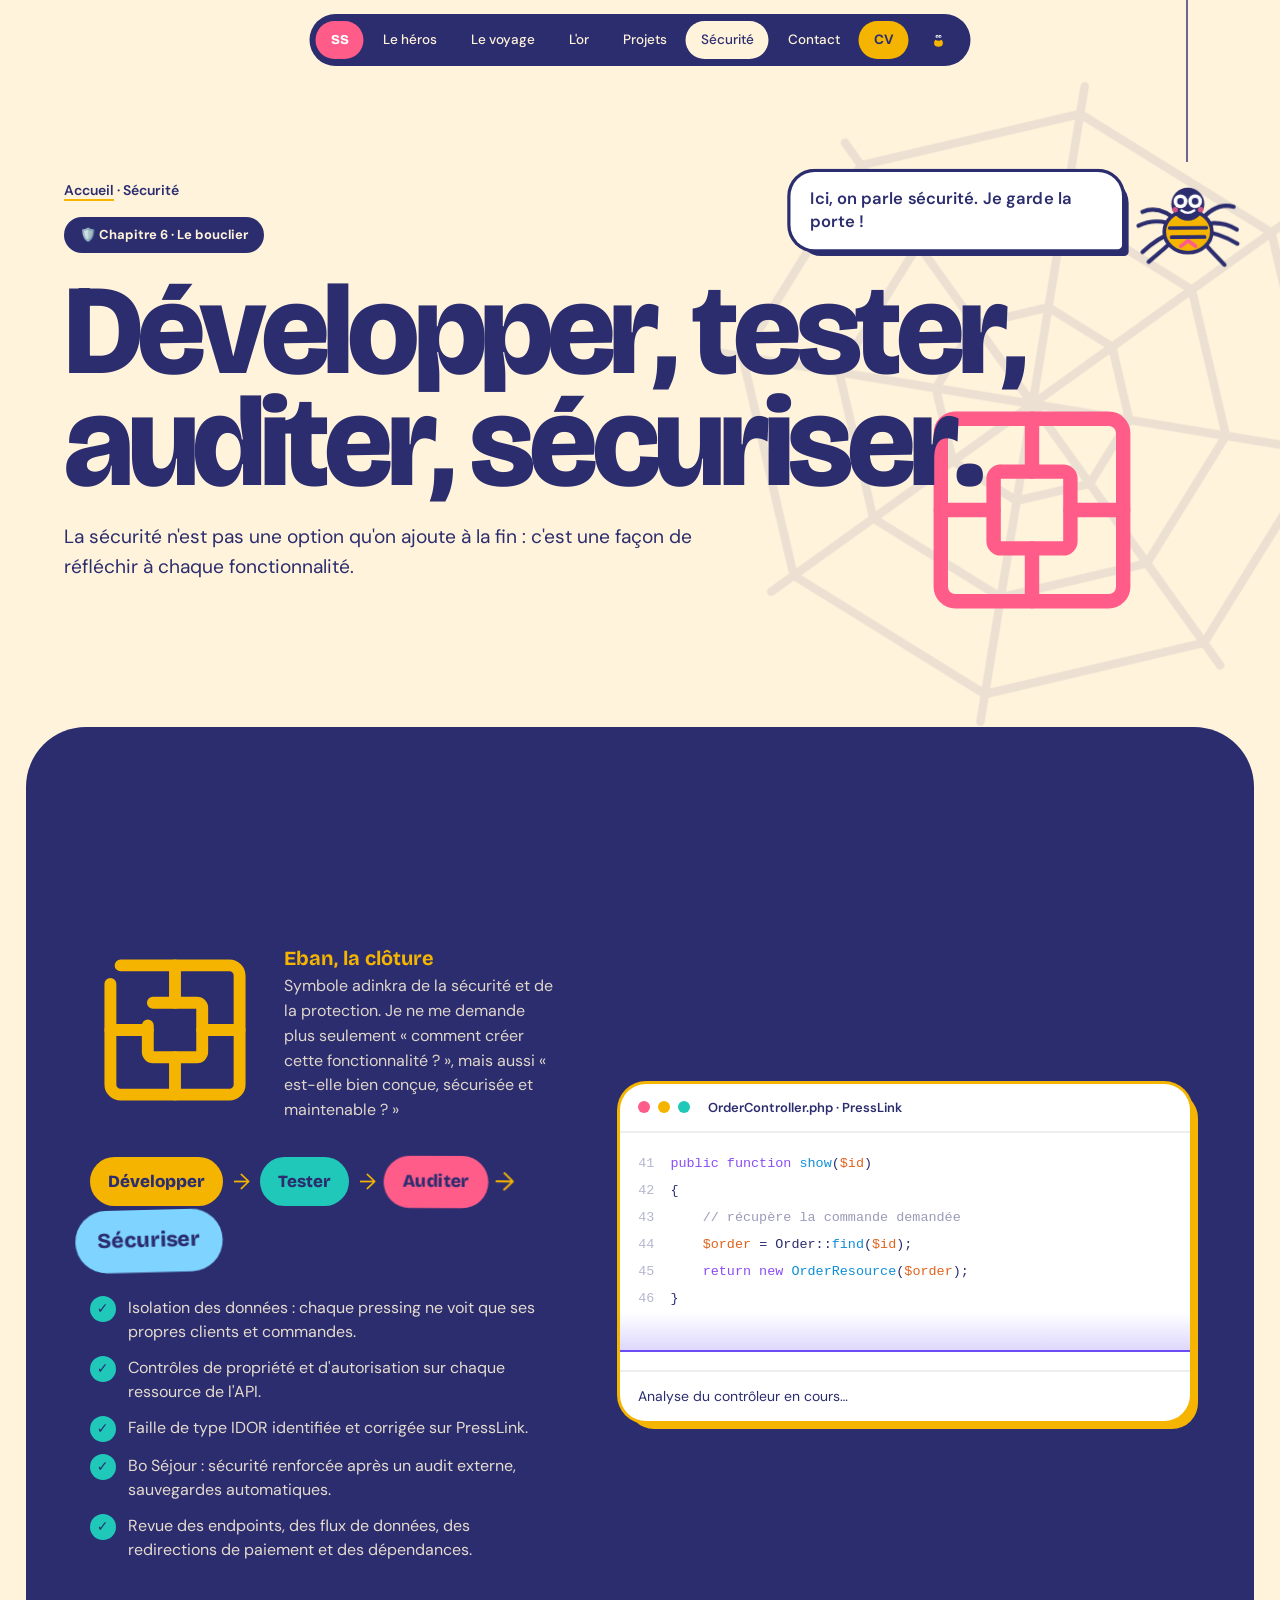
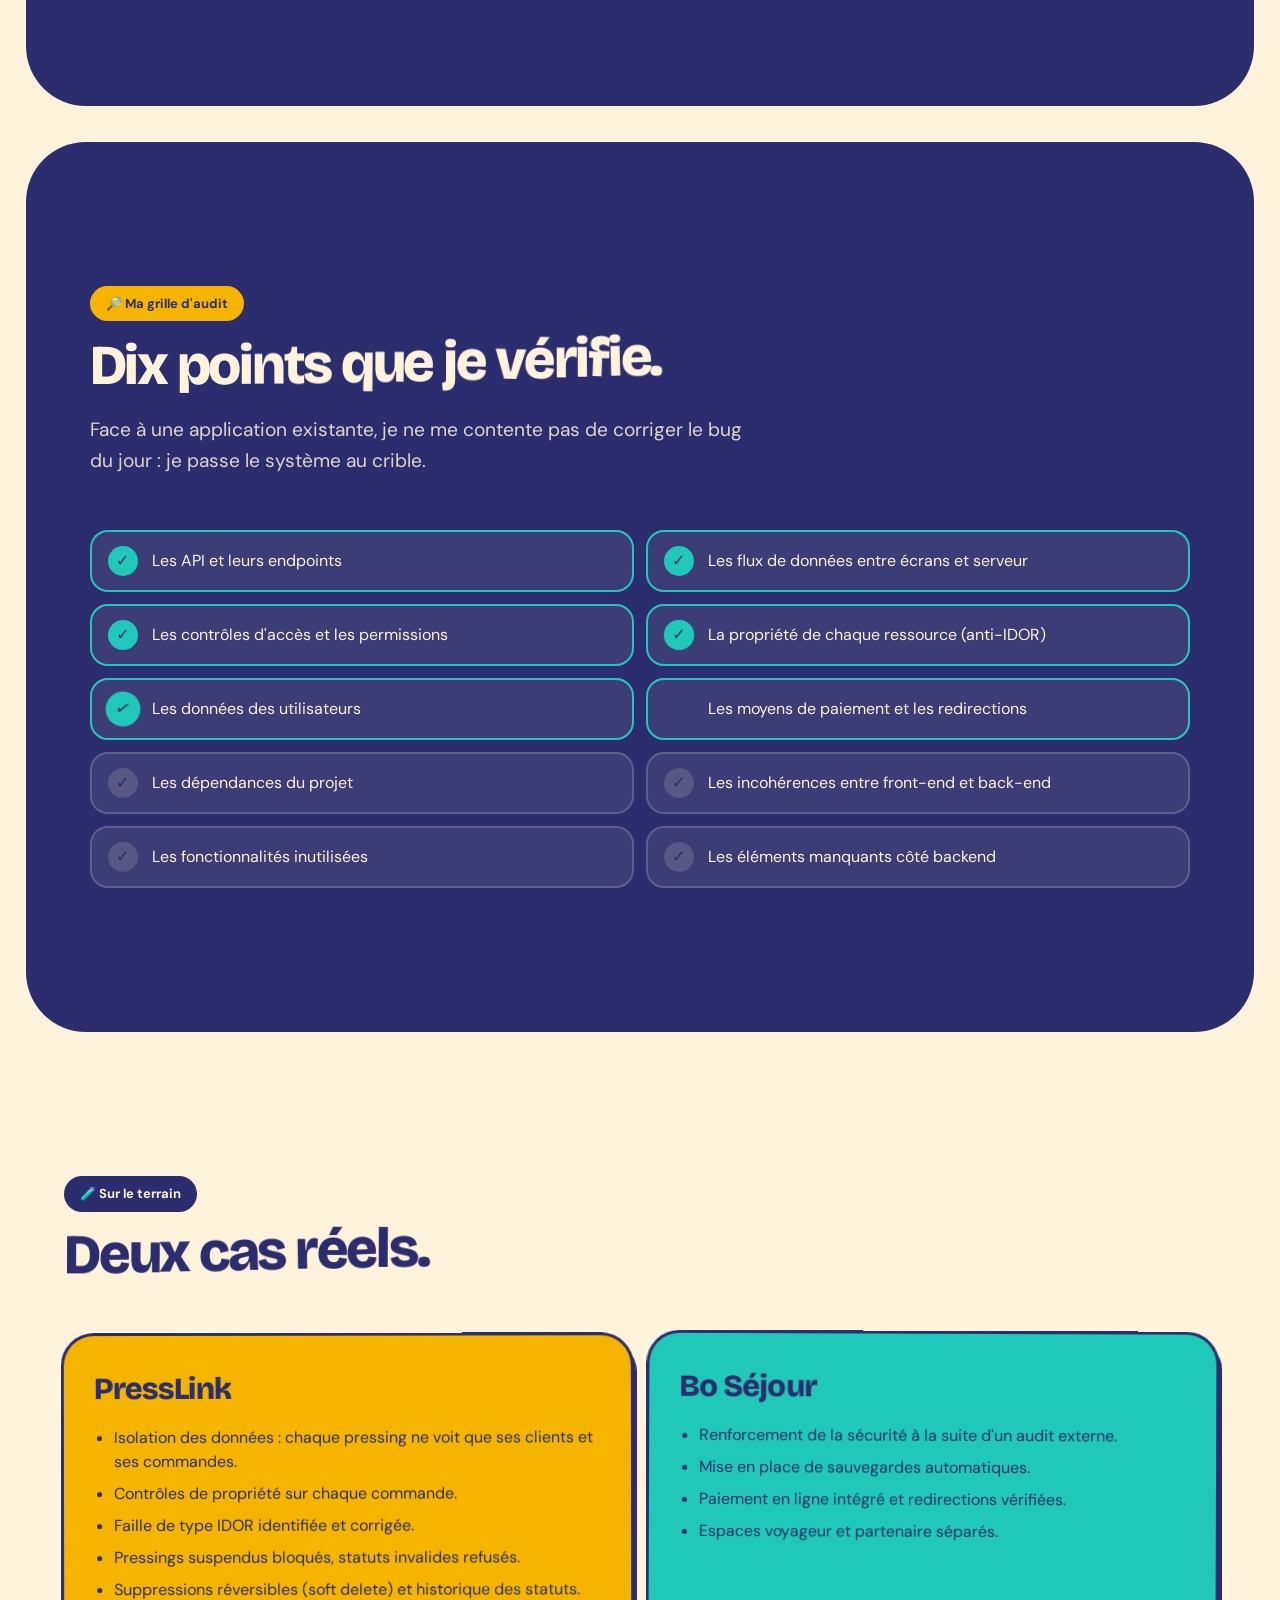
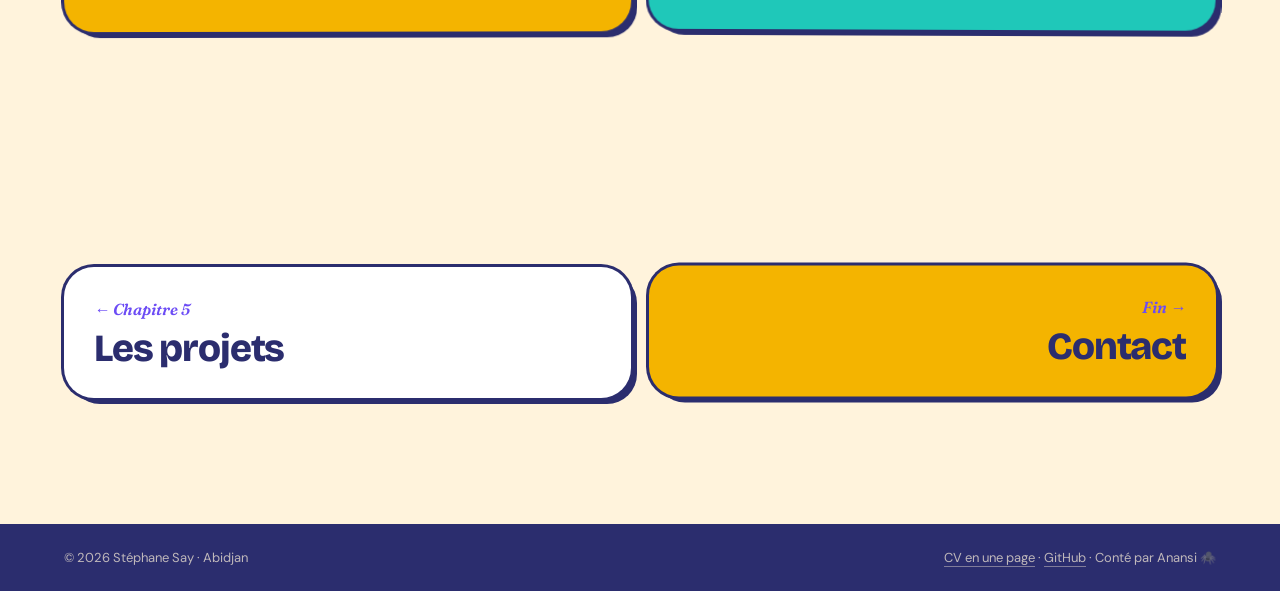
<file: securite.html>
<!doctype html>
<html lang="fr">
<head>
<meta charset="utf-8">
<meta name="viewport" content="width=device-width, initial-scale=1">
<title>Le bouclier — sécurité applicative · Stéphane Say</title>
<meta name="description" content="L'approche sécurité de Stéphane Say : contrôles d'accès, isolation des données, correction d'une faille IDOR, audit d'applications et sauvegardes.">
<meta name="author" content="Stéphane Say">
<meta name="theme-color" content="#2b2d6e">
<meta property="og:type" content="website">
<meta property="og:locale" content="fr_FR">
<meta property="og:title" content="Le bouclier — sécurité applicative · Stéphane Say">
<meta property="og:description" content="L'approche sécurité de Stéphane Say : contrôles d'accès, isolation des données, correction d'une faille IDOR, audit d'applications et sauvegardes.">
<meta property="og:image" content="https://menofgucci200-tech.github.io/my_motion/assets/img/og.png">
<meta name="twitter:card" content="summary_large_image">
<link rel="canonical" href="https://menofgucci200-tech.github.io/my_motion/securite.html">
<meta property="og:url" content="https://menofgucci200-tech.github.io/my_motion/securite.html">
<link rel="icon" href="assets/img/favicon.svg" type="image/svg+xml">
<link rel="preconnect" href="https://fonts.googleapis.com">
<link rel="preconnect" href="https://fonts.gstatic.com" crossorigin>
<link href="https://fonts.googleapis.com/css2?family=Bricolage+Grotesque:opsz,wght@12..96,500..800&family=DM+Sans:wght@400;500;600;700&family=Fraunces:ital,opsz,wght@1,9..144,600&display=swap" rel="stylesheet">
<link rel="stylesheet" href="assets/css/main.css"><link rel="stylesheet" href="assets/css/main.css">
<noscript><style>.mascot,.pg-cursor,.curtain{display:none!important}.pill{position:relative;visibility:visible;display:inline-block;margin:6px}.pit{height:auto;display:flex;flex-wrap:wrap;padding:30px}.pcard{position:relative;visibility:visible;margin-bottom:20px}.pstage{min-height:0}</style></noscript>
</head>
<body>
<a class="skip" href="#contenu">Aller au contenu</a>
<svg width="0" height="0" style="position:absolute" aria-hidden="true"><filter id="goo"><feGaussianBlur in="SourceGraphic" stdDeviation="14" result="b"/><feColorMatrix in="b" mode="matrix" values="1 0 0 0 0  0 1 0 0 0  0 0 1 0 0  0 0 0 26 -10" result="g"/><feBlend in="SourceGraphic" in2="g"/></filter></svg>

<!-- Anansi, l'araignée : réutilisée dans l'intro, la mascotte, la frise et la toile -->
<template id="spiderTpl">
  <svg viewBox="0 0 120 120" aria-hidden="true">
    <g class="legs">
      <path d="M48 66 Q30 44 10 50"/><path d="M48 70 Q26 60 6 70"/><path d="M48 75 Q26 80 8 94"/><path d="M50 80 Q36 96 20 112"/>
      <path d="M72 66 Q90 44 110 50"/><path d="M72 70 Q94 60 114 70"/><path d="M72 75 Q94 80 112 94"/><path d="M70 80 Q84 96 100 112"/>
    </g>
    <ellipse cx="60" cy="76" rx="26" ry="23" fill="#f4b400" stroke="#2b2d6e" stroke-width="4"/>
    <path d="M40 72 H80 M42 82 H78" stroke="#2b2d6e" stroke-width="4" stroke-linecap="round"/>
    <path d="M52 92 l8 -6 l8 6" fill="none" stroke="#ff5c8a" stroke-width="4" stroke-linecap="round" stroke-linejoin="round"/>
    <circle cx="60" cy="46" r="18" fill="#2b2d6e"/>
    <circle cx="52" cy="43" r="7.5" fill="#fff"/><circle cx="68" cy="43" r="7.5" fill="#fff"/>
    <circle class="pupil" cx="52" cy="43" r="3.6" fill="#2b2d6e"/><circle class="pupil" cx="68" cy="43" r="3.6" fill="#2b2d6e"/>
    <path d="M53 53 Q60 58 67 53" fill="none" stroke="#fff" stroke-width="2.6" stroke-linecap="round"/>
    <circle cx="46" cy="52" r="3" fill="#ff5c8a" opacity=".8"/><circle cx="74" cy="52" r="3" fill="#ff5c8a" opacity=".8"/>
  </svg>
</template>

<div class="mascot" id="mascot" aria-hidden="true">
  <div class="thread"></div>
  <div class="body" id="mbody" title="Anansi"></div>
  <div class="say" id="say">Psst ! Moi c'est Anansi.</div>
</div>
<div class="toast" id="toast" role="status">Adresse copiée ✨</div>

<nav class="nav" aria-label="Navigation principale">
  <a class="logo" href="index.html" aria-label="Accueil">SS</a>
  <a href="heros.html">Le héros</a><a href="voyage.html">Le voyage</a><a href="competences.html">L'or</a><a href="projets.html">Projets</a><a href="securite.html">Sécurité</a><a href="contact.html">Contact</a><a class="cv-link" href="cv.html">CV</a>
  <button class="toggle-anansi" id="toggleAnansi" aria-pressed="true" title="Afficher ou masquer Anansi"><img src="assets/img/favicon.svg" alt="" width="22" height="22"><span class="sr-only">Anansi</span></button>
  <button class="burger" id="burger" aria-expanded="false" aria-controls="menu">Menu</button>
</nav>
<div class="menu" id="menu" aria-hidden="true">
  <a href="index.html"><small>Il était une fois</small>Accueil</a>
  <a href="heros.html"><small>Chapitre 1</small>Le héros</a>
  <a href="voyage.html"><small>Chapitre 2</small>Le voyage</a>
  <a href="competences.html"><small>Chapitre 3</small>Les poids de l'or</a>
  <a href="projets.html"><small>Chapitre 5</small>Les projets</a>
  <a href="securite.html"><small>Chapitre 6</small>Le bouclier</a>
  <a href="contact.html"><small>Fin</small>Contact</a>
  <a href="cv.html"><small>En une page</small>Mon CV</a>
  <button class="menu-anansi" id="menuAnansi">🕷️ Masquer Anansi</button>
</div>

<main id="contenu">
<section class="page-head" id="top" data-say="Ici, on parle sécurité. Je garde la porte !">
  <div class="page-web" aria-hidden="true"></div>
  <div class="page-glyph" data-adk="eban" aria-hidden="true"></div>
  <p class="crumbs"><a href="index.html">Accueil</a> · Sécurité</p>
  <span class="chap">🛡️ Chapitre 6 · Le bouclier</span>
  <h1 class="split">Développer, tester, auditer, sécuriser.</h1>
  <p class="lead">La sécurité n'est pas une option qu'on ajoute à la fin : c'est une façon de réfléchir à chaque fonctionnalité.</p>
</section>

<section id="bouclier" class="dark" data-say="Chut… il traque les failles. Regarde le code.">
  <div class="shield-grid">
    <div>
      <div class="eban-wrap"><div class="eban" id="eban" aria-hidden="true"></div><p><b>Eban, la clôture</b>Symbole adinkra de la sécurité et de la protection. Je ne me demande plus seulement « comment créer cette fonctionnalité ? », mais aussi « est-elle bien conçue, sécurisée et maintenable ? »</p></div>
      <div class="method" id="method"><span style="background:var(--gold)">Développer</span><em>→</em><span style="background:var(--teal)">Tester</span><em>→</em><span style="background:var(--pink)">Auditer</span><em>→</em><span style="background:var(--sky)">Sécuriser</span></div>
      <ul class="shield-list">
        <li>Isolation des données : chaque pressing ne voit que ses propres clients et commandes.</li>
        <li>Contrôles de propriété et d'autorisation sur chaque ressource de l'API.</li>
        <li>Faille de type IDOR identifiée et corrigée sur PressLink.</li>
        <li>Bo Séjour : sécurité renforcée après un audit externe, sauvegardes automatiques.</li>
        <li>Revue des endpoints, des flux de données, des redirections de paiement et des dépendances.</li>
      </ul>
    </div>
    <div class="codecard" id="codecard" aria-label="Exemple de correction d'une faille IDOR">
      <div class="top"><i></i><i></i><i></i><span>OrderController.php · PressLink</span></div>
      <div class="code">
        <div><span class="ln">41</span><span class="k">public function</span> <span class="f">show</span>(<span class="v">$id</span>)</div>
        <div><span class="ln">42</span>{</div>
        <div><span class="ln">43</span>    <span class="c">// récupère la commande demandée</span></div>
        <div id="lineBad"><span class="ln">44</span>    <span class="v">$order</span> = Order::<span class="f">find</span>(<span class="v">$id</span>);<span class="flag r">IDOR</span></div>
        <div id="lineGood" hidden><span class="ln">44</span>    <span class="v">$order</span> = <span class="v">$pressing</span>-&gt;<span class="f">orders</span>()-&gt;<span class="f">findOrFail</span>(<span class="v">$id</span>);<span class="flag g">CORRIGÉ</span></div>
        <div><span class="ln">45</span>    <span class="k">return new</span> <span class="f">OrderResource</span>(<span class="v">$order</span>);</div>
        <div><span class="ln">46</span>}</div>
        <div class="sweep"></div>
      </div>
      <p class="code-note" id="codeNote">Analyse du contrôleur en cours…</p>
    </div>
  </div>
</section>

<section id="audit" class="dark" style="background:var(--ink);color:var(--bg);border-radius:60px;margin:4vh 2vw 0" data-say="Sa grille d'audit. Rien ne m'échappe… enfin, rien ne LUI échappe.">
  <span class="chap" style="background:var(--gold);color:var(--ink)">🔎 Ma grille d'audit</span>
  <h2 class="section-title split">Dix points que je vérifie.</h2>
  <p class="lead" style="color:rgba(255,243,220,.85)">Face à une application existante, je ne me contente pas de corriger le bug du jour : je passe le système au crible.</p>
  <ul class="audit-grid">
    <li><i>✓</i>Les API et leurs endpoints</li>
    <li><i>✓</i>Les flux de données entre écrans et serveur</li>
    <li><i>✓</i>Les contrôles d'accès et les permissions</li>
    <li><i>✓</i>La propriété de chaque ressource (anti-IDOR)</li>
    <li><i>✓</i>Les données des utilisateurs</li>
    <li><i>✓</i>Les moyens de paiement et les redirections</li>
    <li><i>✓</i>Les dépendances du projet</li>
    <li><i>✓</i>Les incohérences entre front-end et back-end</li>
    <li><i>✓</i>Les fonctionnalités inutilisées</li>
    <li><i>✓</i>Les éléments manquants côté backend</li>
  </ul>
</section>

<section id="cas" data-say="Deux histoires vraies, avec de vraies failles corrigées.">
  <span class="chap">🧪 Sur le terrain</span>
  <h2 class="section-title split">Deux cas réels.</h2>
  <div class="cases" data-reveal>
    <article style="background:var(--gold)"><h3>PressLink</h3><ul><li>Isolation des données : chaque pressing ne voit que ses clients et ses commandes.</li><li>Contrôles de propriété sur chaque commande.</li><li>Faille de type IDOR identifiée et corrigée.</li><li>Pressings suspendus bloqués, statuts invalides refusés.</li><li>Suppressions réversibles (soft delete) et historique des statuts.</li></ul></article>
    <article style="background:var(--teal)"><h3>Bo Séjour</h3><ul><li>Renforcement de la sécurité à la suite d'un audit externe.</li><li>Mise en place de sauvegardes automatiques.</li><li>Paiement en ligne intégré et redirections vérifiées.</li><li>Espaces voyageur et partenaire séparés.</li></ul></article>
  </div>
</section>
<nav class="pager" aria-label="Chapitres"><a class="prev" href="projets.html"><small>← Chapitre 5</small><b>Les projets</b></a><a class="next" href="contact.html"><small>Fin →</small><b>Contact</b></a></nav>
</main>

<footer>
  <span>© 2026 Stéphane Say · Abidjan</span>
  <span><a href="cv.html">CV en une page</a> · <a href="https://github.com/menofgucci200-tech" target="_blank" rel="noopener">GitHub</a> · Conté par Anansi 🕷️</span>
</footer>

<script src="assets/vendor/gsap.min.js"></script>
<script src="assets/vendor/ScrollTrigger.min.js"></script>
<script src="assets/vendor/matter.min.js"></script>
<script src="assets/vendor/lenis.min.js"></script>
<script src="assets/js/core.js"></script>
<script src="assets/js/main.js"></script>
</body>
</html>
</file>
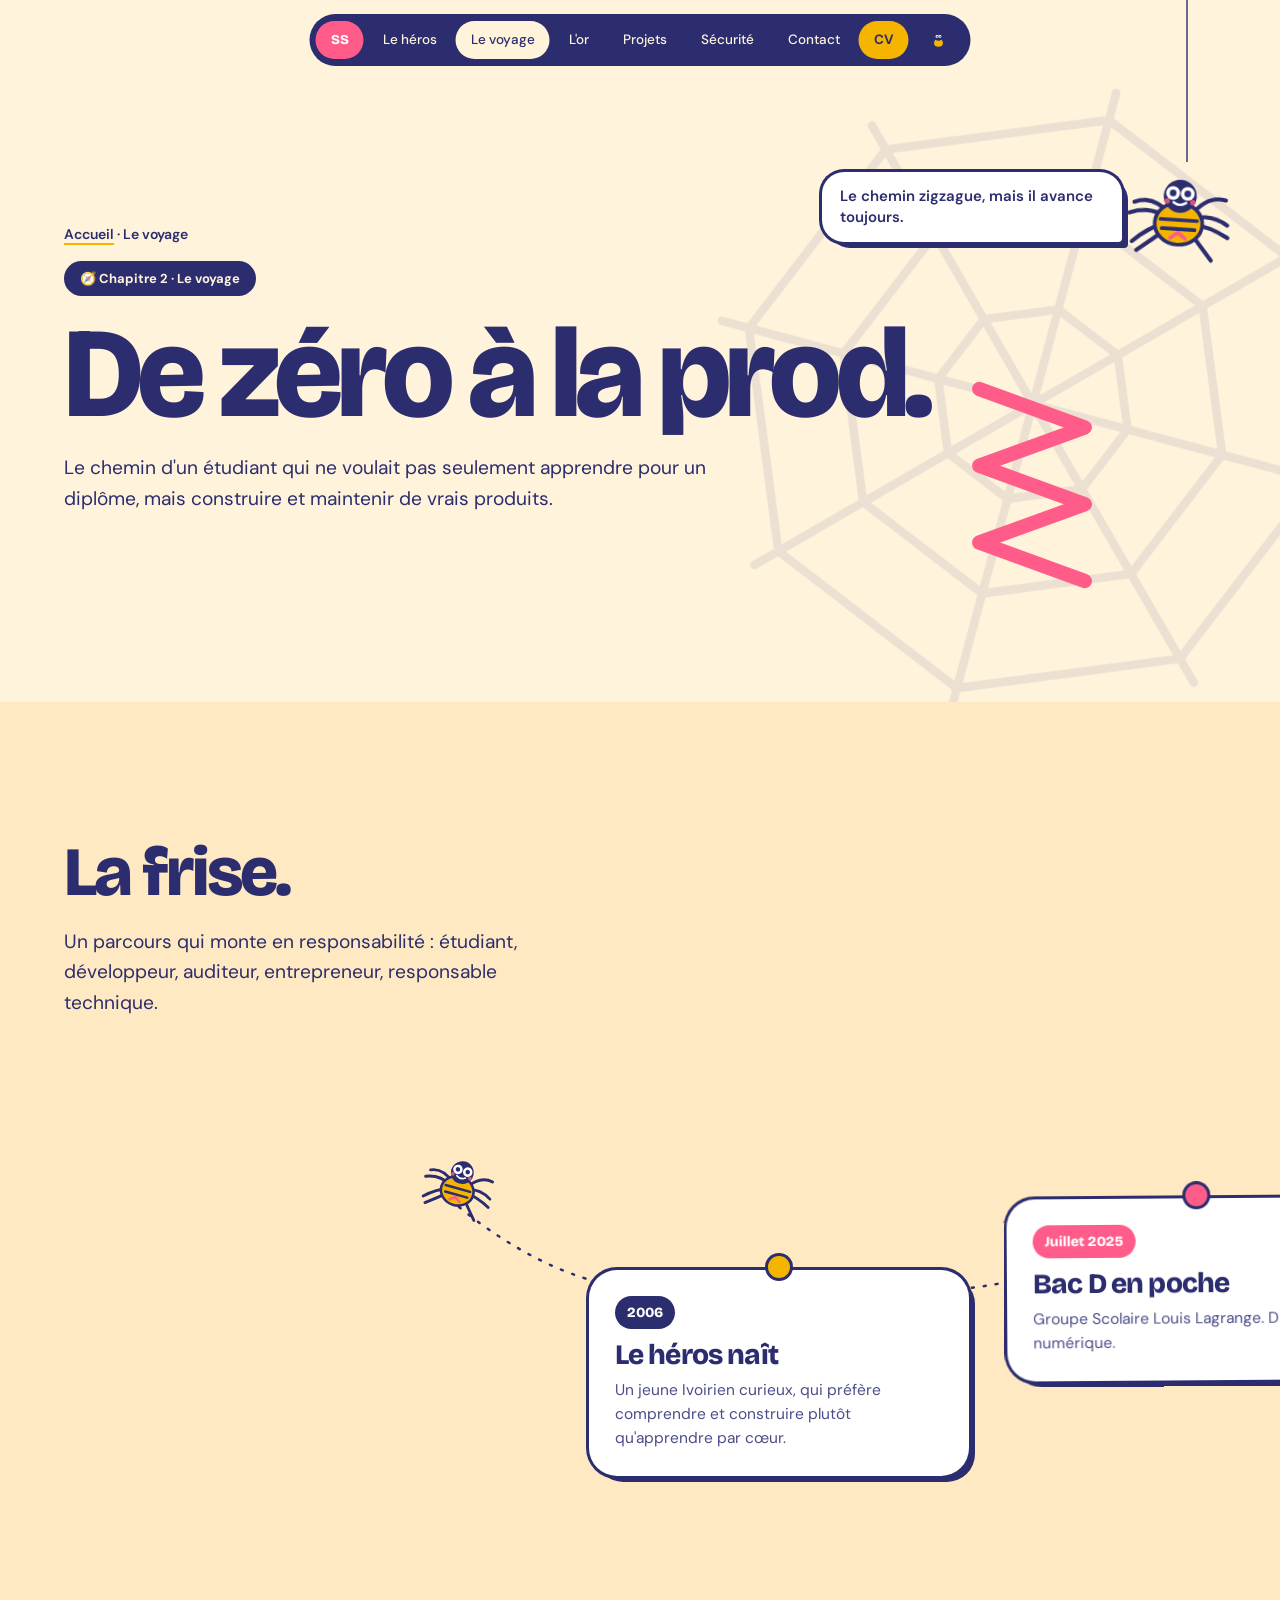
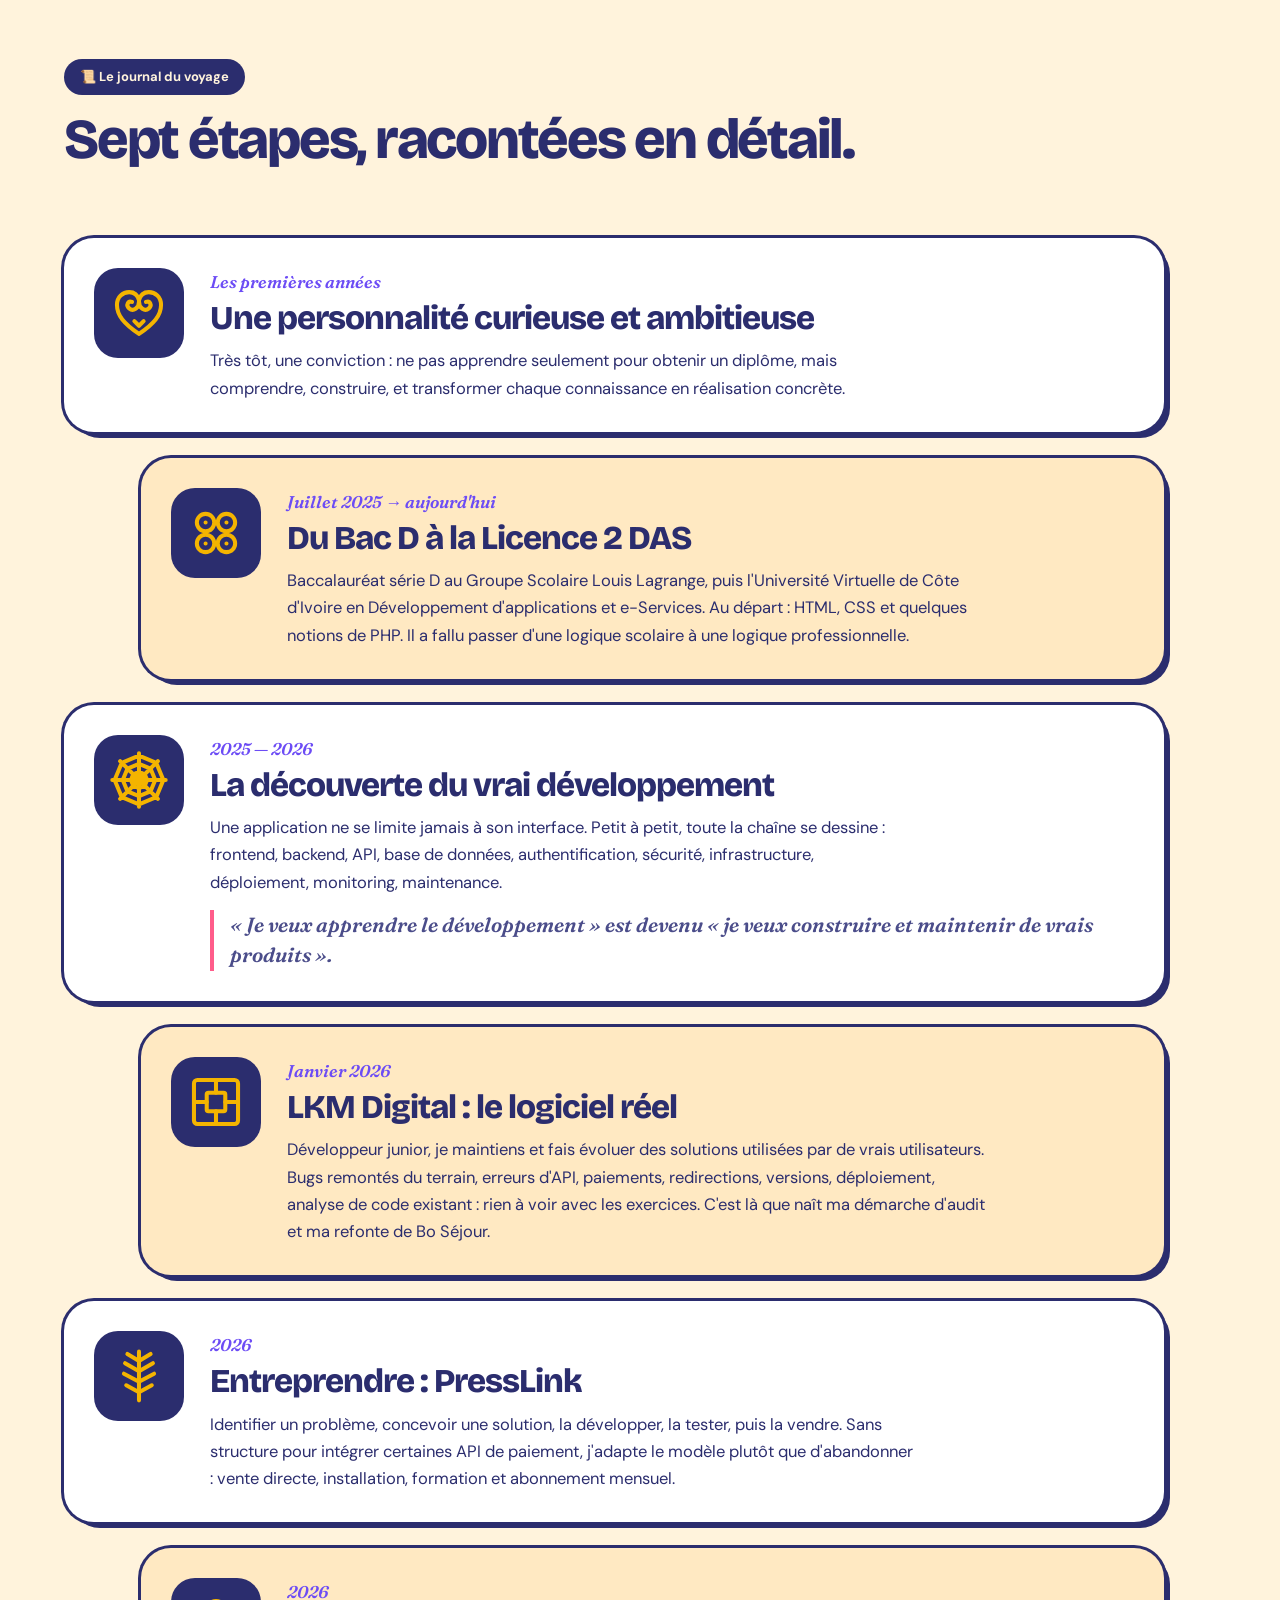
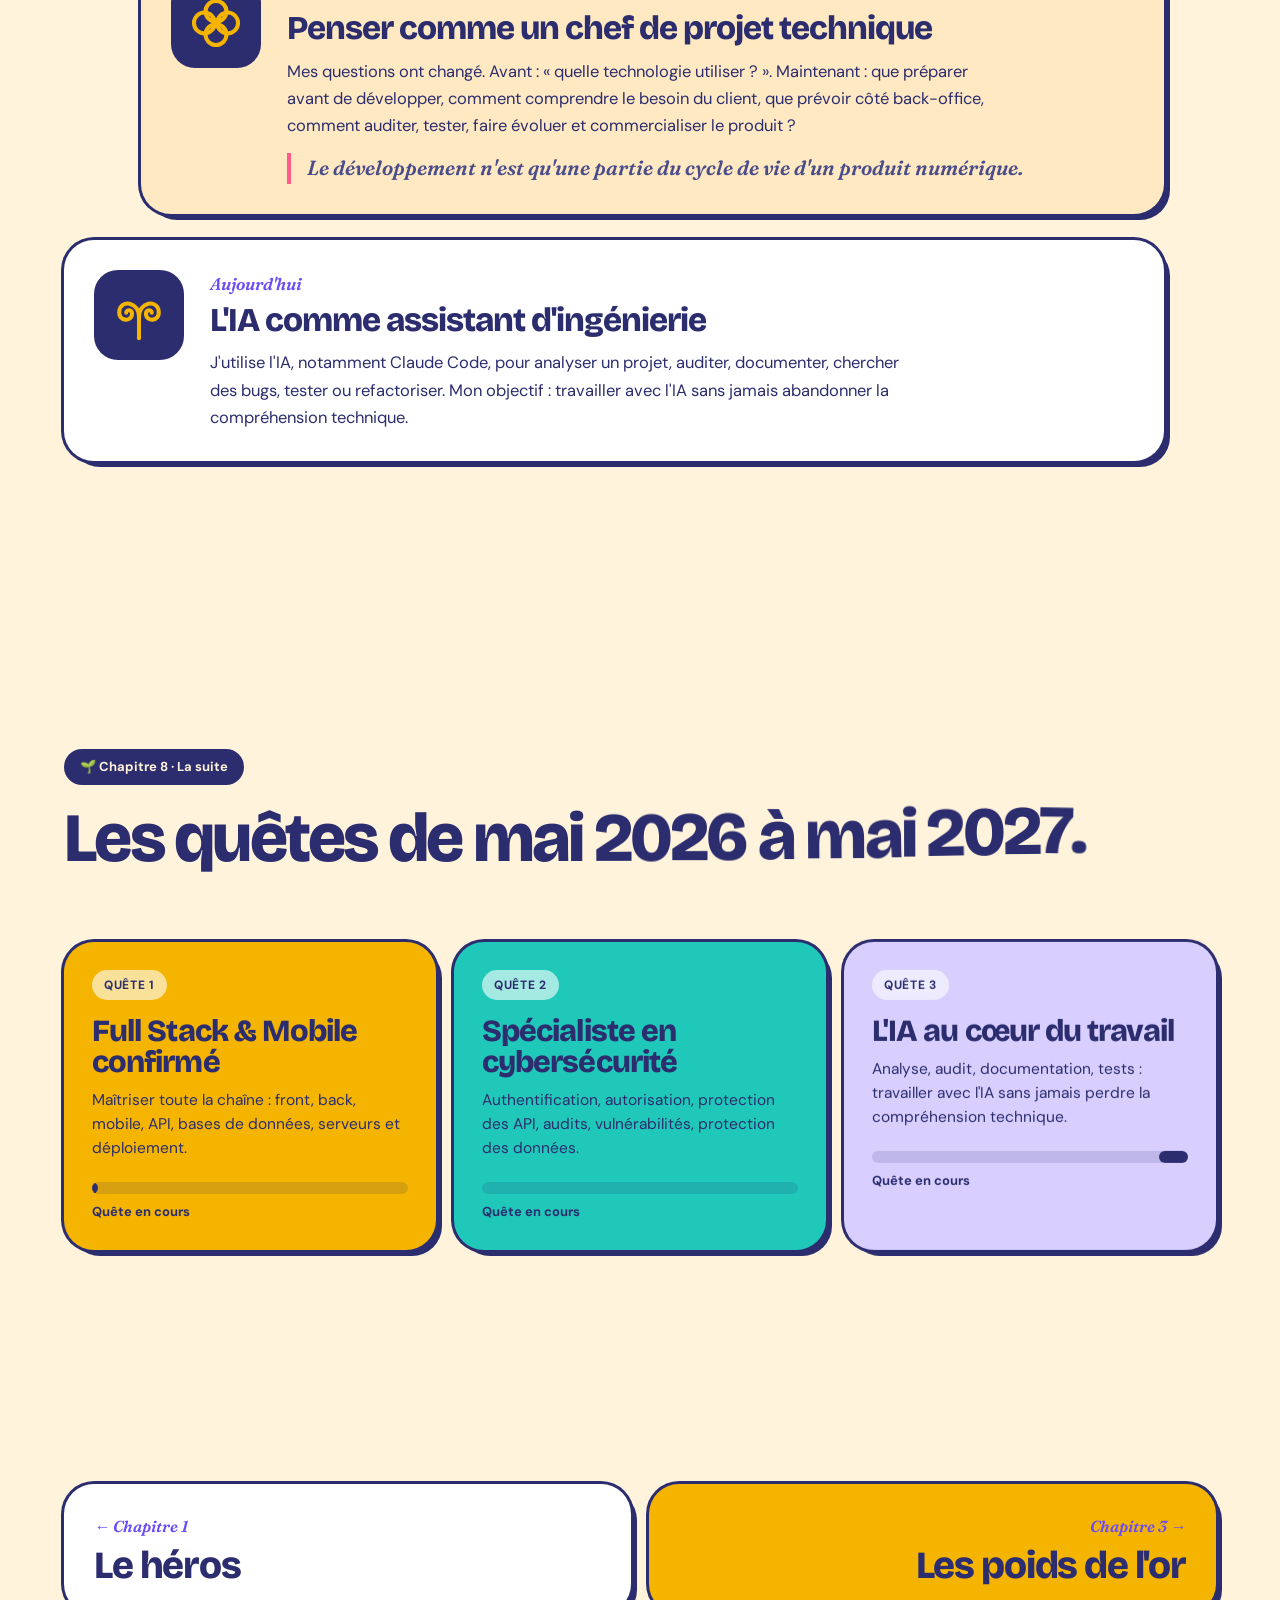
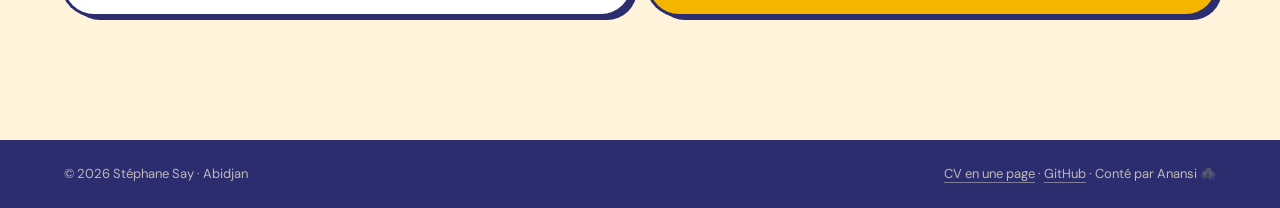
<file: voyage.html>
<!doctype html>
<html lang="fr">
<head>
<meta charset="utf-8">
<meta name="viewport" content="width=device-width, initial-scale=1">
<title>Le voyage — parcours de Stéphane Say</title>
<meta name="description" content="Le parcours de Stéphane Say, du Bac D en 2025 à développeur chez LKM Digital : UVCI, Bo Séjour, PressLink, REJCC, sécurité, IA, et les objectifs pour mai 2027.">
<meta name="author" content="Stéphane Say">
<meta name="theme-color" content="#2b2d6e">
<meta property="og:type" content="website">
<meta property="og:locale" content="fr_FR">
<meta property="og:title" content="Le voyage — parcours de Stéphane Say">
<meta property="og:description" content="Le parcours de Stéphane Say, du Bac D en 2025 à développeur chez LKM Digital : UVCI, Bo Séjour, PressLink, REJCC, sécurité, IA, et les objectifs pour mai 2027.">
<meta property="og:image" content="https://menofgucci200-tech.github.io/my_motion/assets/img/og.png">
<meta name="twitter:card" content="summary_large_image">
<link rel="canonical" href="https://menofgucci200-tech.github.io/my_motion/voyage.html">
<meta property="og:url" content="https://menofgucci200-tech.github.io/my_motion/voyage.html">
<link rel="icon" href="assets/img/favicon.svg" type="image/svg+xml">
<link rel="preconnect" href="https://fonts.googleapis.com">
<link rel="preconnect" href="https://fonts.gstatic.com" crossorigin>
<link href="https://fonts.googleapis.com/css2?family=Bricolage+Grotesque:opsz,wght@12..96,500..800&family=DM+Sans:wght@400;500;600;700&family=Fraunces:ital,opsz,wght@1,9..144,600&display=swap" rel="stylesheet">
<link rel="stylesheet" href="assets/css/main.css"><link rel="stylesheet" href="assets/css/main.css">
<noscript><style>.mascot,.pg-cursor,.curtain{display:none!important}.pill{position:relative;visibility:visible;display:inline-block;margin:6px}.pit{height:auto;display:flex;flex-wrap:wrap;padding:30px}.pcard{position:relative;visibility:visible;margin-bottom:20px}.pstage{min-height:0}</style></noscript>
</head>
<body>
<a class="skip" href="#contenu">Aller au contenu</a>
<svg width="0" height="0" style="position:absolute" aria-hidden="true"><filter id="goo"><feGaussianBlur in="SourceGraphic" stdDeviation="14" result="b"/><feColorMatrix in="b" mode="matrix" values="1 0 0 0 0  0 1 0 0 0  0 0 1 0 0  0 0 0 26 -10" result="g"/><feBlend in="SourceGraphic" in2="g"/></filter></svg>

<!-- Anansi, l'araignée : réutilisée dans l'intro, la mascotte, la frise et la toile -->
<template id="spiderTpl">
  <svg viewBox="0 0 120 120" aria-hidden="true">
    <g class="legs">
      <path d="M48 66 Q30 44 10 50"/><path d="M48 70 Q26 60 6 70"/><path d="M48 75 Q26 80 8 94"/><path d="M50 80 Q36 96 20 112"/>
      <path d="M72 66 Q90 44 110 50"/><path d="M72 70 Q94 60 114 70"/><path d="M72 75 Q94 80 112 94"/><path d="M70 80 Q84 96 100 112"/>
    </g>
    <ellipse cx="60" cy="76" rx="26" ry="23" fill="#f4b400" stroke="#2b2d6e" stroke-width="4"/>
    <path d="M40 72 H80 M42 82 H78" stroke="#2b2d6e" stroke-width="4" stroke-linecap="round"/>
    <path d="M52 92 l8 -6 l8 6" fill="none" stroke="#ff5c8a" stroke-width="4" stroke-linecap="round" stroke-linejoin="round"/>
    <circle cx="60" cy="46" r="18" fill="#2b2d6e"/>
    <circle cx="52" cy="43" r="7.5" fill="#fff"/><circle cx="68" cy="43" r="7.5" fill="#fff"/>
    <circle class="pupil" cx="52" cy="43" r="3.6" fill="#2b2d6e"/><circle class="pupil" cx="68" cy="43" r="3.6" fill="#2b2d6e"/>
    <path d="M53 53 Q60 58 67 53" fill="none" stroke="#fff" stroke-width="2.6" stroke-linecap="round"/>
    <circle cx="46" cy="52" r="3" fill="#ff5c8a" opacity=".8"/><circle cx="74" cy="52" r="3" fill="#ff5c8a" opacity=".8"/>
  </svg>
</template>

<div class="mascot" id="mascot" aria-hidden="true">
  <div class="thread"></div>
  <div class="body" id="mbody" title="Anansi"></div>
  <div class="say" id="say">Psst ! Moi c'est Anansi.</div>
</div>
<div class="toast" id="toast" role="status">Adresse copiée ✨</div>

<nav class="nav" aria-label="Navigation principale">
  <a class="logo" href="index.html" aria-label="Accueil">SS</a>
  <a href="heros.html">Le héros</a><a href="voyage.html">Le voyage</a><a href="competences.html">L'or</a><a href="projets.html">Projets</a><a href="securite.html">Sécurité</a><a href="contact.html">Contact</a><a class="cv-link" href="cv.html">CV</a>
  <button class="toggle-anansi" id="toggleAnansi" aria-pressed="true" title="Afficher ou masquer Anansi"><img src="assets/img/favicon.svg" alt="" width="22" height="22"><span class="sr-only">Anansi</span></button>
  <button class="burger" id="burger" aria-expanded="false" aria-controls="menu">Menu</button>
</nav>
<div class="menu" id="menu" aria-hidden="true">
  <a href="index.html"><small>Il était une fois</small>Accueil</a>
  <a href="heros.html"><small>Chapitre 1</small>Le héros</a>
  <a href="voyage.html"><small>Chapitre 2</small>Le voyage</a>
  <a href="competences.html"><small>Chapitre 3</small>Les poids de l'or</a>
  <a href="projets.html"><small>Chapitre 5</small>Les projets</a>
  <a href="securite.html"><small>Chapitre 6</small>Le bouclier</a>
  <a href="contact.html"><small>Fin</small>Contact</a>
  <a href="cv.html"><small>En une page</small>Mon CV</a>
  <button class="menu-anansi" id="menuAnansi">🕷️ Masquer Anansi</button>
</div>

<main id="contenu">
<section class="page-head" id="top" data-say="Le chemin zigzague, mais il avance toujours.">
  <div class="page-web" aria-hidden="true"></div>
  <div class="page-glyph" data-adk="nkyinkyim" aria-hidden="true"></div>
  <p class="crumbs"><a href="index.html">Accueil</a> · Le voyage</p>
  <span class="chap">🧭 Chapitre 2 · Le voyage</span>
  <h1 class="split">De zéro à la prod.</h1>
  <p class="lead">Le chemin d'un étudiant qui ne voulait pas seulement apprendre pour un diplôme, mais construire et maintenir de vrais produits.</p>
</section>

<section id="voyage" data-say="Suis-moi sur le fil : voici son voyage, étape par étape.">
  <div class="vhead">
    <h2 class="h2 sm split">La frise.</h2>
    <p class="lead">Un parcours qui monte en responsabilité : étudiant, développeur, auditeur, entrepreneur, responsable technique.</p>
  </div>
  <div class="vtrack" id="vtrack">
    <svg class="vthread" id="vthread" aria-hidden="true"><path id="vpath"/><path id="vdone" class="done"/></svg>
    <div class="walker" id="walker" aria-hidden="true"></div>
    <div class="vline" aria-hidden="true"><i id="vline"></i></div>
    <article class="vcard" style="--mb:4vh"><span class="pin" style="background:var(--gold)"></span><span class="when" style="background:var(--ink)">2006</span><h3>Le héros naît</h3><p>Un jeune Ivoirien curieux, qui préfère comprendre et construire plutôt qu'apprendre par cœur.</p></article>
    <article class="vcard" style="--mb:14vh"><span class="pin" style="background:var(--pink)"></span><span class="when" style="background:var(--pink)">Juillet 2025</span><h3>Bac D en poche</h3><p>Groupe Scolaire Louis Lagrange. Direction le numérique.</p></article>
    <article class="vcard" style="--mb:2vh"><span class="pin" style="background:var(--teal)"></span><span class="when" style="background:var(--violet)">2025</span><h3>Entrée à l'UVCI</h3><p>Licence Développement d'applications et e-Services. Au compteur : HTML, CSS et quelques notions de PHP.</p></article>
    <article class="vcard" style="--mb:12vh"><span class="pin" style="background:var(--gold)"></span><span class="when" style="background:var(--orange)">Janvier 2026</span><h3>LKM Digital</h3><p>Développeur junior. Maintenir et faire évoluer des logiciels utilisés chaque jour par de vrais utilisateurs.</p></article>
    <article class="vcard" style="--mb:3vh"><span class="pin" style="background:var(--teal)"></span><span class="when" style="background:var(--teal);color:var(--ink)">2026</span><h3>Bo Séjour</h3><p>Refonte complète d'une plateforme de réservation : paiement en ligne, WhatsApp, sécurité renforcée.</p></article>
    <article class="vcard" style="--mb:13vh"><span class="pin" style="background:var(--pink)"></span><span class="when" style="background:var(--gold);color:var(--ink)">2026</span><h3>PressLink</h3><p>Mon premier produit, conçu et développé seul, de l'API au modèle commercial.</p></article>
    <article class="vcard" style="--mb:4vh"><span class="pin" style="background:var(--violet)"></span><span class="when" style="background:var(--pink)">2026</span><h3>Responsable informatique</h3><p>REJCC : plateforme officielle, structuration de l'équipe, documentation, présentations au Bureau Exécutif.</p></article>
    <article class="vcard" style="--mb:12vh"><span class="pin" style="background:var(--gold)"></span><span class="when" style="background:var(--violet)">Septembre 2026</span><h3>Licence 2 DAS</h3><p>Deuxième année à l'UVCI, et ce portfolio pour raconter le chemin parcouru.</p></article>
    <article class="vcard future" style="--mb:6vh"><span class="pin" style="background:var(--bg)"></span><span class="when" style="background:var(--gold);color:var(--ink)">Mai 2027</span><h3>Prochain chapitre</h3><p>Full Stack &amp; Mobile confirmé, spécialiste en cybersécurité, IA au cœur du travail.</p></article>
  </div>
</section>

<section id="journal" data-say="Le journal complet. Prends ton temps, c'est un conte.">
  <span class="chap">📜 Le journal du voyage</span>
  <h2 class="section-title split">Sept étapes, racontées en détail.</h2>
  <div class="journal">
    <article><div class="ico" data-adk="sankofa" data-sw="7" aria-hidden="true"></div><div><p class="when">Les premières années</p><h3>Une personnalité curieuse et ambitieuse</h3><p>Très tôt, une conviction : ne pas apprendre seulement pour obtenir un diplôme, mais comprendre, construire, et transformer chaque connaissance en réalisation concrète.</p></div></article>
    <article><div class="ico" data-adk="matemasie" data-sw="7" aria-hidden="true"></div><div><p class="when">Juillet 2025 → aujourd'hui</p><h3>Du Bac D à la Licence 2 DAS</h3><p>Baccalauréat série D au Groupe Scolaire Louis Lagrange, puis l'Université Virtuelle de Côte d'Ivoire en Développement d'applications et e-Services. Au départ : HTML, CSS et quelques notions de PHP. Il a fallu passer d'une logique scolaire à une logique professionnelle.</p></div></article>
    <article><div class="ico" data-adk="ananse" data-sw="7" aria-hidden="true"></div><div><p class="when">2025 — 2026</p><h3>La découverte du vrai développement</h3><p>Une application ne se limite jamais à son interface. Petit à petit, toute la chaîne se dessine : frontend, backend, API, base de données, authentification, sécurité, infrastructure, déploiement, monitoring, maintenance.</p><blockquote>« Je veux apprendre le développement » est devenu « je veux construire et maintenir de vrais produits ».</blockquote></div></article>
    <article><div class="ico" data-adk="eban" data-sw="7" aria-hidden="true"></div><div><p class="when">Janvier 2026</p><h3>LKM Digital : le logiciel réel</h3><p>Développeur junior, je maintiens et fais évoluer des solutions utilisées par de vrais utilisateurs. Bugs remontés du terrain, erreurs d'API, paiements, redirections, versions, déploiement, analyse de code existant : rien à voir avec les exercices. C'est là que naît ma démarche d'audit et ma refonte de Bo Séjour.</p></div></article>
    <article><div class="ico" data-adk="aya" data-sw="7" aria-hidden="true"></div><div><p class="when">2026</p><h3>Entreprendre : PressLink</h3><p>Identifier un problème, concevoir une solution, la développer, la tester, puis la vendre. Sans structure pour intégrer certaines API de paiement, j'adapte le modèle plutôt que d'abandonner : vente directe, installation, formation et abonnement mensuel.</p></div></article>
    <article><div class="ico" data-adk="nyansapo" data-sw="7" aria-hidden="true"></div><div><p class="when">2026</p><h3>Penser comme un chef de projet technique</h3><p>Mes questions ont changé. Avant : « quelle technologie utiliser ? ». Maintenant : que préparer avant de développer, comment comprendre le besoin du client, que prévoir côté back-office, comment auditer, tester, faire évoluer et commercialiser le produit ?</p><blockquote>Le développement n'est qu'une partie du cycle de vie d'un produit numérique.</blockquote></div></article>
    <article><div class="ico" data-adk="dwennimmen" data-sw="7" aria-hidden="true"></div><div><p class="when">Aujourd'hui</p><h3>L'IA comme assistant d'ingénierie</h3><p>J'utilise l'IA, notamment Claude Code, pour analyser un projet, auditer, documenter, chercher des bugs, tester ou refactoriser. Mon objectif : travailler avec l'IA sans jamais abandonner la compréhension technique.</p></div></article>
  </div>
</section>

<section id="suite" data-say="La suite du conte s'écrit maintenant. J'ai hâte !">
  <span class="chap">🌱 Chapitre 8 · La suite</span>
  <h2 class="h2 sm split">Les quêtes de mai 2026 à mai 2027.</h2>
  <div class="quests">
    <article class="quest" style="background:var(--gold)"><span class="tag">Quête 1</span><h3>Full Stack &amp; Mobile confirmé</h3><p>Maîtriser toute la chaîne : front, back, mobile, API, bases de données, serveurs et déploiement.</p><div class="bar"><i></i></div><p class="bar-label">Quête en cours</p></article>
    <article class="quest" style="background:var(--teal)"><span class="tag">Quête 2</span><h3>Spécialiste en cybersécurité</h3><p>Authentification, autorisation, protection des API, audits, vulnérabilités, protection des données.</p><div class="bar"><i></i></div><p class="bar-label">Quête en cours</p></article>
    <article class="quest" style="background:#d9cfff"><span class="tag">Quête 3</span><h3>L'IA au cœur du travail</h3><p>Analyse, audit, documentation, tests : travailler avec l'IA sans jamais perdre la compréhension technique.</p><div class="bar"><i></i></div><p class="bar-label">Quête en cours</p></article>
  </div>
</section>
<nav class="pager" aria-label="Chapitres"><a class="prev" href="heros.html"><small>← Chapitre 1</small><b>Le héros</b></a><a class="next" href="competences.html"><small>Chapitre 3 →</small><b>Les poids de l'or</b></a></nav>
</main>

<footer>
  <span>© 2026 Stéphane Say · Abidjan</span>
  <span><a href="cv.html">CV en une page</a> · <a href="https://github.com/menofgucci200-tech" target="_blank" rel="noopener">GitHub</a> · Conté par Anansi 🕷️</span>
</footer>

<script src="assets/vendor/gsap.min.js"></script>
<script src="assets/vendor/ScrollTrigger.min.js"></script>
<script src="assets/vendor/matter.min.js"></script>
<script src="assets/vendor/lenis.min.js"></script>
<script src="assets/js/core.js"></script>
<script src="assets/js/main.js"></script>
</body>
</html>
</file>
<file: assets/css/main.css>
/* =========================================================
   Stéphane Say — Portfolio « Le conte d'Anansi »
   ========================================================= */
:root{
  --bg:#fff3dc; --bg-2:#ffe9c2; --ink:#2b2d6e; --ink-2:#4b4d8a; --white:#fff;
  --pink:#ff5c8a; --gold:#f4b400; --teal:#1fc8b9; --violet:#6c4cf5; --orange:#ff8a3d; --sky:#7fd3ff;
  --display:"Bricolage Grotesque",system-ui,sans-serif; --sans:"DM Sans",system-ui,sans-serif; --tale:"Fraunces",Georgia,serif;
  --radius:28px; --shadow:0 0 0 3px var(--ink),6px 6px 0 var(--ink);
}
*{box-sizing:border-box;margin:0;padding:0}
html{background:var(--bg);scroll-behavior:auto}
body{background:var(--bg);color:var(--ink);font-family:var(--sans);overflow-x:hidden;-webkit-font-smoothing:antialiased;line-height:1.5}
body.locked{overflow:hidden;height:100svh}
main{overflow-x:clip}
img{max-width:100%;height:auto;display:block}
a{color:inherit;text-decoration:none}
button{font:inherit;cursor:pointer;border:0;background:none;color:inherit}
::selection{background:var(--pink);color:#fff}
:focus-visible{outline:3px solid var(--violet);outline-offset:3px;border-radius:8px}
.skip{position:fixed;left:16px;top:-80px;z-index:200;background:var(--ink);color:var(--bg);padding:12px 18px;border-radius:99px;font-weight:700}
.skip:focus{top:16px}
[hidden]{display:none!important}
.sr-only{position:absolute;width:1px;height:1px;overflow:hidden;clip:rect(0 0 0 0);white-space:nowrap}
.tale{font-family:var(--tale);font-style:italic;font-weight:600}
.ch{display:inline-block;will-change:transform}

/* ---------- INTRO ---------- */
#night{position:fixed;inset:0;z-index:150;background:var(--ink);display:grid;place-items:center;overflow:hidden}
#night .bigweb{position:absolute;width:min(90vmin,760px);aspect-ratio:1;color:var(--gold)}
#night .once{position:relative;z-index:2;color:var(--bg);font-size:clamp(34px,6vw,84px);text-align:center;margin-top:44vh}
#night .ispider{position:absolute;left:50%;top:0;width:170px;margin-left:-85px;z-index:3}
#night .ithread{position:absolute;left:50%;top:0;width:2px;margin-left:-1px;background:var(--bg);height:0;z-index:2}
#night .skip-intro{position:absolute;right:24px;bottom:24px;z-index:4;color:var(--bg);border:2px solid rgba(255,243,220,.5);padding:10px 18px;border-radius:99px;font-weight:600;font-size:14px}
#night .skip-intro:hover{background:var(--bg);color:var(--ink)}

/* ---------- MASCOTTE ---------- */
.mascot{position:fixed;right:3vw;top:0;z-index:70;pointer-events:none;width:110px}
.mascot .thread{position:absolute;left:50%;top:0;width:2px;margin-left:-1px;background:var(--ink);opacity:.7;height:var(--h,24vh)}
.mascot .body{position:absolute;left:0;top:var(--h,24vh);width:110px;transform-origin:50% -60px;pointer-events:auto;cursor:pointer}
.mascot svg{width:100%;display:block;overflow:visible}
.say{position:absolute;right:120px;top:calc(var(--h,24vh) + 10px);width:max-content;max-width:min(300px,60vw);background:#fff;color:var(--ink);padding:14px 18px;border-radius:22px 22px 4px 22px;font-weight:600;font-size:15px;line-height:1.4;box-shadow:var(--shadow)}
.legs path{fill:none;stroke:var(--ink);stroke-width:4.5;stroke-linecap:round}
html.no-anansi .mascot{display:none}
.mascot.on-dark .legs path{stroke:var(--bg)}
.mascot.on-dark .thread{background:var(--bg)}

/* ---------- CURSEUR ---------- */
.pg-cursor{position:fixed;left:0;top:0;width:22px;height:22px;margin:-11px;border-radius:50%;background:var(--pink);z-index:99;pointer-events:none;opacity:0;mix-blend-mode:multiply}
@media (hover:none){.pg-cursor{display:none}}

/* ---------- NAVIGATION ---------- */
.nav{position:fixed;top:14px;left:50%;transform:translateX(-50%);z-index:80;display:flex;gap:4px;padding:6px;background:var(--ink);border-radius:99px;align-items:center}
.nav a,.nav button{padding:9px 15px;border-radius:99px;color:var(--bg);font-size:13.5px;font-weight:500;transition:background .25s,color .25s;white-space:nowrap}
.nav a:hover,.nav button:hover{background:var(--gold);color:var(--ink)}
.nav a.logo{background:var(--pink);color:#fff;font-family:var(--display);font-weight:800}
.nav .toggle-anansi[aria-pressed="false"]{opacity:.55}
.nav .toggle-anansi{display:inline-flex;align-items:center}
.nav .toggle-anansi img{max-width:none;width:22px;height:22px;display:block}
.burger{display:none}
.menu{position:fixed;inset:0;z-index:79;background:var(--ink);color:var(--bg);display:flex;flex-direction:column;justify-content:center;padding:0 8vw;gap:6px;visibility:hidden;clip-path:circle(0% at 50% 34px)}
.menu a{font-family:var(--display);font-weight:800;font-size:clamp(34px,9vw,60px);letter-spacing:-.03em;line-height:1.15}
.menu a small{font-family:var(--tale);font-style:italic;font-weight:600;font-size:15px;color:var(--gold);display:block;letter-spacing:0}
html.menu-open .menu{visibility:visible}
.menu-anansi{align-self:flex-start;margin-top:26px;padding:12px 18px;border-radius:99px;box-shadow:inset 0 0 0 2px var(--gold);color:var(--gold);font-weight:700}

/* ---------- ÉLÉMENTS COMMUNS ---------- */
section{position:relative;padding:16vh 5vw}
.chap{display:inline-flex;align-items:center;gap:8px;padding:8px 16px;border-radius:99px;font-weight:700;font-size:13px;background:var(--ink);color:var(--bg)}
.h2{font-family:var(--display);font-weight:800;font-size:clamp(42px,7vw,116px);line-height:.92;letter-spacing:-.04em;margin-top:22px}
.h2.sm{font-size:clamp(38px,5.4vw,90px)}
.lead{font-size:clamp(17px,1.5vw,21px);line-height:1.6;max-width:52ch;margin-top:22px}
.btn{display:inline-flex;align-items:center;gap:10px;padding:18px 26px;border-radius:99px;font-weight:700;font-size:16px;background:var(--ink);color:var(--bg);position:relative;overflow:hidden}
.btn::before{content:"";position:absolute;inset:0;background:var(--pink);border-radius:inherit;transform:translateY(101%);transition:transform .45s cubic-bezier(.5,1.6,.4,1)}
.btn:hover::before{transform:translateY(0)}
.btn span{position:relative}
.btn.ghost{background:transparent;color:var(--ink);box-shadow:inset 0 0 0 2px var(--ink)}
.btn.ghost::before{background:var(--gold)}
.btn.small{padding:12px 18px;font-size:14px}
.blobs{position:absolute;inset:0;filter:url(#goo);pointer-events:none;z-index:0}

/* ---------- HERO ---------- */
.hero{min-height:100svh;padding-top:18vh;overflow:hidden}
.hero-in{position:relative;z-index:2}
.dispo{display:inline-flex;align-items:center;gap:10px;background:#fff;box-shadow:var(--shadow);padding:8px 16px;border-radius:99px;font-weight:600;font-size:14px;margin-bottom:26px}
.dispo i{width:10px;height:10px;border-radius:50%;background:var(--teal);box-shadow:0 0 0 4px rgba(31,200,185,.25);animation:pulse 1.6s infinite}
@keyframes pulse{50%{box-shadow:0 0 0 8px rgba(31,200,185,0)}}
.once-upon{font-size:clamp(22px,2.6vw,36px);color:var(--violet)}
.name{font-family:var(--display);font-weight:800;font-size:clamp(76px,17vw,290px);line-height:.85;letter-spacing:-.055em;margin:10px 0 26px;cursor:default}
.tagline{font-size:clamp(18px,1.8vw,26px);max-width:34ch;line-height:1.35;font-weight:500}
.tagline mark{background:var(--gold);padding:0 .2em;border-radius:6px;color:inherit}
.hero-row{display:flex;gap:14px;margin-top:34px;flex-wrap:wrap}
.corner-web{position:absolute;width:min(34vw,420px);aspect-ratio:1;color:var(--ink);opacity:.14;z-index:0;pointer-events:none}
.scroll-ball{position:absolute;right:16vw;bottom:8vh;width:110px;height:110px;border-radius:50%;background:var(--violet);color:#fff;display:grid;place-items:center;font-weight:700;font-size:13px;text-align:center;line-height:1.2;z-index:2}

/* ---------- LE HÉROS ---------- */
.about{display:grid;grid-template-columns:.9fr 1.1fr;gap:6vw;align-items:center}
.board{position:relative;aspect-ratio:1;max-width:560px}
.polaroid{position:absolute;left:14%;top:8%;width:62%;background:#fff;padding:14px 14px 56px;box-shadow:0 30px 60px rgba(0,0,0,.18);transform:rotate(-5deg)}
.polaroid img{width:100%;aspect-ratio:4/5;object-fit:cover;object-position:50% 18%}
/* emplacement en attendant une vraie photo */
.portrait-ph{position:relative;width:100%;aspect-ratio:4/5;overflow:hidden;display:grid;place-items:center;background:radial-gradient(circle at 50% 40%,#ffd76a,var(--gold) 60%,#e09a00)}
.portrait-ph .ph-web{position:absolute;inset:-10%;color:var(--ink);opacity:.22}
.portrait-ph span{position:relative;font-family:var(--display);font-weight:800;font-size:clamp(70px,9vw,140px);letter-spacing:-.06em;color:var(--ink)}
.polaroid b{position:absolute;left:0;right:0;bottom:16px;text-align:center;font-family:var(--display);font-size:20px;color:#222}
.tape{position:absolute;top:-16px;left:50%;width:120px;height:32px;margin-left:-60px;transform:rotate(3deg);overflow:hidden}
.tape svg{width:100%;height:100%;display:block}
.sticker{position:absolute;padding:12px 18px;border-radius:99px;font-weight:700;font-size:15px;white-space:nowrap;box-shadow:0 10px 20px rgba(0,0,0,.15);cursor:default;color:var(--ink)}
.sticker.big{width:120px;height:120px;border-radius:50%;display:grid;place-items:center;text-align:center;font-family:var(--display);font-size:18px;line-height:1.05;padding:0}
.about-text p{font-size:clamp(17px,1.4vw,21px);line-height:1.6;margin-top:22px;max-width:46ch}
.about-text p b{background:linear-gradient(transparent 60%,var(--teal) 60%)}
.forces{display:grid;grid-template-columns:repeat(3,1fr);gap:16px;margin-top:10vh}
.force{background:#fff;border-radius:24px;padding:24px;box-shadow:var(--shadow)}
.force .ic{width:52px;height:52px;border-radius:16px;display:grid;place-items:center;font-size:26px;margin-bottom:14px}
.force h3{font-family:var(--display);font-weight:800;font-size:22px;letter-spacing:-.02em}
.force p{font-size:15px;line-height:1.55;margin-top:8px;color:var(--ink-2)}

/* ---------- LE VOYAGE ---------- */
#voyage{padding:0;overflow:hidden;background:var(--bg-2)}
.vhead{position:absolute;left:5vw;top:13vh;z-index:3;max-width:40vw}
.vtrack{display:flex;align-items:flex-end;gap:3vw;height:100svh;padding:0 6vw 10vh 46vw;width:max-content;position:relative}
.vthread{position:absolute;left:0;top:0;height:100%;width:100%;overflow:visible;pointer-events:none}
.vthread path{fill:none;stroke:var(--ink);stroke-width:2.5;stroke-dasharray:2 10;stroke-linecap:round}
.vthread .done{stroke-dasharray:none;stroke:var(--pink);stroke-width:4}
.walker{position:absolute;left:0;top:0;width:76px;margin:-64px 0 0 -38px;z-index:4}
.vcard{width:min(30vw,380px);flex-shrink:0;background:#fff;border-radius:var(--radius);padding:26px;box-shadow:var(--shadow);position:relative;margin-bottom:var(--mb,0px)}
.vcard .when{display:inline-block;font-family:var(--display);font-weight:800;font-size:14px;padding:6px 12px;border-radius:99px;color:#fff}
.vcard h3{font-family:var(--display);font-weight:800;font-size:clamp(24px,2.2vw,34px);letter-spacing:-.03em;line-height:1.02;margin:12px 0 8px}
.vcard p{font-size:15.5px;line-height:1.55;color:var(--ink-2)}
.vcard .pin{position:absolute;left:50%;top:-14px;width:22px;height:22px;margin-left:-11px;border-radius:50%;box-shadow:0 0 0 3px var(--ink)}
.vcard.future{background:var(--ink);color:var(--bg)}
.vcard.future p{color:rgba(255,243,220,.8)}

/* ---------- LES POIDS DE L'OR ---------- */
.pit-head{display:flex;justify-content:space-between;align-items:flex-end;gap:20px;flex-wrap:wrap}
.pit{position:relative;height:72svh;min-height:460px;border-radius:40px;margin-top:40px;overflow:hidden;touch-action:pan-y;background:radial-gradient(ellipse at 50% 120%,#3d3f96,var(--ink) 70%)}
.pit .hint{position:absolute;left:0;right:0;top:34px;text-align:center;color:rgba(255,255,255,.55);font-size:14px;pointer-events:none;z-index:1}
.pill{position:absolute;left:0;top:0;padding:16px 26px;font-family:var(--display);font-weight:800;font-size:clamp(16px,1.8vw,26px);white-space:nowrap;user-select:none;cursor:grab;will-change:transform;visibility:hidden}
.pill:active{cursor:grabbing}
.pill.gw{border-radius:12px;background:linear-gradient(150deg,#ffe9a3 0%,#f4b400 38%,#b97a00 100%);color:#5b3700;text-shadow:0 1px 0 rgba(255,240,190,.8);box-shadow:inset 0 0 0 3px rgba(91,55,0,.35),inset 0 0 0 7px rgba(255,233,163,.5),0 8px 0 rgba(0,0,0,.25)}
.pill.gw.alt{background:linear-gradient(150deg,#ffd27a,#e08a1e 50%,#8a4f00)}
.pill.round{width:84px;height:84px;padding:14px;display:grid;place-items:center;border-radius:50%}
.pill.round svg{width:100%;height:100%}
.skills{display:grid;grid-template-columns:repeat(3,1fr);gap:16px;margin-top:8vh}
.skill{background:#fff;border-radius:24px;padding:24px;box-shadow:var(--shadow)}
.skill h3{font-family:var(--display);font-weight:800;font-size:20px;display:flex;align-items:center;gap:10px}
.skill h3 i{width:30px;height:30px;color:var(--gold)}
.tags{display:flex;flex-wrap:wrap;gap:8px;margin-top:14px}
.tags span{padding:7px 13px;border-radius:99px;font-size:13.5px;font-weight:600;background:var(--bg-2)}
.skill .tags span{background:linear-gradient(150deg,#fff1c4,#ffd66e);color:#5b3700}
.langs{display:flex;gap:12px;flex-wrap:wrap;margin-top:24px;font-size:15px}
.langs b{font-family:var(--display)}

/* ---------- POUVOIRS (machine à sous) ---------- */
.slot{height:100svh;padding:0;display:grid;place-items:center;overflow:hidden}
.slot-in{text-align:center;position:relative;z-index:2;padding:0 4vw}
.slot-line{display:flex;align-items:center;justify-content:center;gap:.25em;font-family:var(--display);font-weight:800;font-size:clamp(56px,11vw,200px);letter-spacing:-.05em;line-height:1}
.window{height:1.05em;overflow:hidden;position:relative}
.reel{display:flex;flex-direction:column}
.reel span{height:1.05em;display:flex;align-items:center}
.slot-desc{margin-top:36px;font-size:clamp(17px,1.6vw,22px);min-height:3em;max-width:46ch;margin-inline:auto;line-height:1.5;font-weight:500}
.slot-dots{display:flex;gap:10px;justify-content:center;margin-top:26px}
.slot-dots i{width:12px;height:12px;border-radius:50%;background:currentColor;opacity:.25;transition:opacity .3s,transform .3s}
.slot-dots i.on{opacity:1;transform:scale(1.4)}
.slot-list{display:none}

/* ---------- LA TOILE (projets) ---------- */
#toile{min-height:100svh;display:grid;grid-template-columns:1.1fr .9fr;gap:3vw;align-items:center;padding-top:14vh}
.webwrap{position:relative;aspect-ratio:1;width:min(100%,62svh);margin:2vh auto 0}
.webwrap svg{position:absolute;inset:0;width:100%;height:100%;overflow:visible}
.webwrap svg path{fill:none;stroke:var(--ink);stroke-width:1.6;stroke-linecap:round}
.node{position:absolute;width:clamp(72px,8vw,110px);aspect-ratio:1;margin:calc(clamp(72px,8vw,110px)/-2);border-radius:50%;display:grid;place-items:center;text-align:center;font-family:var(--display);font-weight:800;font-size:clamp(12px,1vw,15px);line-height:1.05;color:var(--ink);box-shadow:var(--shadow);z-index:2;padding:6px}
.node[aria-pressed="true"]{outline:4px dashed var(--ink);outline-offset:8px}
.webhub{position:absolute;left:50%;top:50%;width:46px;height:46px;margin:-23px;z-index:2}
.pstage{position:relative;min-height:660px}
.pcard{position:absolute;inset:0;border-radius:40px;padding:30px;display:flex;flex-direction:column;gap:18px;color:var(--ink);overflow:hidden;visibility:hidden}
.pcard.on{visibility:visible}
.pcard small{font-weight:700;font-size:13px;letter-spacing:.06em;text-transform:uppercase}
.pcard h3{font-family:var(--display);font-weight:800;font-size:clamp(40px,4.2vw,70px);line-height:.9;letter-spacing:-.05em;margin:10px 0 12px}
.pcard p{font-size:16.5px;line-height:1.55;max-width:44ch}
.pcard .tags span{background:rgba(0,0,0,.1)}
.pcard .actions{display:flex;gap:10px;flex-wrap:wrap;margin-top:16px}
.scene{position:relative;border-radius:28px;overflow:hidden;display:grid;place-items:center;flex:1;min-height:220px}
.machine{width:40%;max-width:220px;aspect-ratio:4/5;background:#fff;border-radius:24px;position:relative;box-shadow:0 20px 40px rgba(0,0,0,.12)}
.machine .panel{height:20%;border-bottom:3px solid #1b1b1b;display:flex;align-items:center;gap:8px;padding:0 14px}
.machine .panel i{width:13px;height:13px;border-radius:50%;background:var(--pink)}
.machine .panel i:nth-child(2){background:var(--teal)}
.machine .panel em{margin-left:auto;font-style:normal;font-family:var(--display);font-weight:800;font-size:11px}
.door{position:absolute;left:50%;top:58%;width:68%;aspect-ratio:1;transform:translate(-50%,-50%);border-radius:50%;border:10px solid #1b1b1b;background:#bfe9ff;overflow:hidden}
.drum{position:absolute;inset:0;animation:spin 2.2s linear infinite}
.drum b{position:absolute;width:42%;height:30%;border-radius:40%}
.suds{position:absolute;bottom:0;border-radius:50%;border:2px solid rgba(255,255,255,.9);background:rgba(255,255,255,.3)}
.ticket{position:absolute;right:8%;top:12%;background:#1b1b1b;color:var(--gold);font-family:var(--display);font-weight:800;padding:10px 14px;border-radius:12px;font-size:14px;transform:rotate(8deg)}
@keyframes spin{to{transform:rotate(360deg)}}
.sky{position:absolute;inset:0;background:linear-gradient(#7fd8ff,#ffe3b3)}
.sun{position:absolute;left:50%;top:60%;width:80px;height:80px;margin-left:-40px;border-radius:50%;background:#ffd23f;box-shadow:0 0 0 16px rgba(255,210,63,.35)}
.house{position:absolute;left:50%;bottom:16%;width:46%;transform:translateX(-50%)}
.roof{height:0;padding-bottom:42%;clip-path:polygon(50% 0,100% 100%,0 100%);background:var(--pink)}
.walls{height:90px;background:#fff;position:relative;border-radius:0 0 10px 10px}
.walls .doorh{position:absolute;left:50%;bottom:0;width:22%;height:62%;margin-left:-11%;background:var(--violet);border-radius:40px 40px 0 0}
.walls .win{position:absolute;top:22%;width:18%;height:34%;background:#7fd8ff;border-radius:6px}
.ground{position:absolute;left:0;right:0;bottom:0;height:16%;background:var(--teal)}
.cal{position:absolute;right:6%;top:8%;background:#fff;border-radius:14px;padding:8px;display:grid;grid-template-columns:repeat(4,16px);gap:4px;box-shadow:0 10px 20px rgba(0,0,0,.1)}
.cal i{width:16px;height:16px;border-radius:4px;background:#eee}
.paid{position:absolute;left:6%;top:10%;background:#1b1b1b;color:var(--teal);font-weight:800;font-family:var(--display);padding:8px 12px;border-radius:12px;font-size:13px}
.cardwrap{perspective:900px}
.mcard{width:min(260px,60vw);aspect-ratio:1.6;position:relative;transform-style:preserve-3d}
.mface{position:absolute;inset:0;border-radius:18px;backface-visibility:hidden;padding:18px;color:#fff;display:flex;flex-direction:column;justify-content:space-between;overflow:hidden;background:linear-gradient(135deg,var(--pink),var(--orange))}
.mface.back{background:#fff;color:#1b1b1b;transform:rotateY(180deg);flex-direction:row;align-items:center;gap:14px}
.mface b{font-family:var(--display);font-size:20px}
.qr{width:84px;height:84px;display:grid;grid-template-columns:repeat(8,1fr);gap:2px}
.qr i{background:#1b1b1b;border-radius:2px}
.qr i.o{background:transparent}

/* ---------- LE BOUCLIER (sécurité) ---------- */
#bouclier{background:var(--ink);color:var(--bg);border-radius:60px;margin:0 2vw}
#bouclier .chap{background:var(--gold);color:var(--ink)}
.shield-grid{display:grid;grid-template-columns:.9fr 1.1fr;gap:5vw;align-items:center;margin-top:8vh}
.eban-wrap{display:flex;gap:24px;align-items:center}
.eban{width:min(16vw,170px);aspect-ratio:1;color:var(--gold);flex-shrink:0}
.eban-wrap p{font-size:16px;line-height:1.55;color:rgba(255,243,220,.85)}
.eban-wrap b{font-family:var(--display);color:var(--gold);font-size:20px;display:block}
.method{display:flex;flex-wrap:wrap;gap:10px;margin-top:34px;align-items:center}
.method span{padding:12px 18px;border-radius:99px;font-family:var(--display);font-weight:800;font-size:17px;color:var(--ink)}
.method em{font-style:normal;font-size:22px;color:var(--gold)}
.shield-list{list-style:none;margin-top:30px;display:grid;gap:12px}
.shield-list li{display:flex;gap:12px;font-size:16px;line-height:1.5;color:rgba(255,243,220,.88)}
.shield-list li::before{content:"✓";flex-shrink:0;width:26px;height:26px;border-radius:50%;background:var(--teal);color:var(--ink);display:grid;place-items:center;font-weight:800;font-size:14px}
.codecard{background:#fff;color:var(--ink);border-radius:26px;overflow:hidden;box-shadow:0 0 0 3px var(--gold),8px 8px 0 var(--gold);font-family:ui-monospace,SFMono-Regular,Menlo,monospace;font-size:clamp(12px,1.05vw,15px);position:relative}
.codecard .top{display:flex;gap:8px;align-items:center;padding:14px 18px;border-bottom:2px solid #eee;font-family:var(--sans);font-weight:600;font-size:13px}
.codecard .top i{width:12px;height:12px;border-radius:50%;background:#e5e5ef}
.codecard .top i:nth-child(1){background:var(--pink)}.codecard .top i:nth-child(2){background:var(--gold)}.codecard .top i:nth-child(3){background:var(--teal)}
.codecard .top span{margin-left:10px}
.code{padding:18px 0;line-height:2;position:relative}
.code div{padding:0 18px;white-space:pre;position:relative}
.code .ln{color:#b5b6d0;display:inline-block;width:2.4em}
.k{color:#8a4cf5}.f{color:#0f8fd6}.v{color:#e0631d}.c{color:#9a9bb8}
.code .bad{background:rgba(255,92,138,.16)}
.code .good{background:rgba(31,200,185,.18)}
.flag{position:absolute;right:14px;top:50%;transform:translateY(-50%);font-family:var(--sans);font-weight:800;font-size:11px;padding:4px 10px;border-radius:99px;opacity:0}
.flag.r{background:var(--pink);color:#fff}.flag.g{background:var(--teal);color:var(--ink)}
.sweep{position:absolute;left:0;right:0;height:40px;top:0;background:linear-gradient(transparent,rgba(108,76,245,.22));border-bottom:2px solid var(--violet);opacity:0;pointer-events:none}
.code-note{font-family:var(--sans);font-size:14px;padding:14px 18px;border-top:2px solid #eee;min-height:50px}

/* ---------- HORS ÉCRAN ---------- */
.flips{display:grid;grid-template-columns:repeat(4,1fr);gap:20px;margin-top:60px}
.flip{aspect-ratio:3/4;position:relative;cursor:pointer;perspective:1000px;border-radius:30px}
.fi{position:absolute;inset:0;transform-style:preserve-3d;transition:transform .8s cubic-bezier(.4,1.6,.5,1)}
.flip:hover .fi,.flip.on .fi{transform:rotateY(180deg)}
.fi > div{position:absolute;inset:0;border-radius:30px;backface-visibility:hidden;padding:26px;display:flex;flex-direction:column;justify-content:space-between;overflow:hidden}
.flip .f em{font-style:normal;font-size:clamp(60px,6vw,96px);line-height:1}
.flip .f h3{font-family:var(--display);font-weight:800;font-size:clamp(26px,2.4vw,38px);letter-spacing:-.03em}
.flip .bk{transform:rotateY(180deg);background:var(--ink);color:var(--bg);font-size:16px;line-height:1.55;justify-content:center}
.engage{list-style:none;display:grid;grid-template-columns:repeat(2,1fr);gap:12px 30px;margin-top:8vh;max-width:1100px}
.engage li{display:flex;gap:14px;font-size:16.5px;line-height:1.5;padding:14px 0;border-bottom:2px dashed rgba(43,45,110,.2)}
.engage li span{font-size:22px}

/* ---------- LA SUITE (vision) ---------- */
.quests{display:grid;grid-template-columns:repeat(3,1fr);gap:18px;margin-top:8vh}
.quest{border-radius:30px;padding:28px;box-shadow:var(--shadow);position:relative;overflow:hidden}
.quest .tag{display:inline-block;font-weight:700;font-size:12px;letter-spacing:.06em;text-transform:uppercase;background:rgba(255,255,255,.6);padding:6px 12px;border-radius:99px}
.quest h3{font-family:var(--display);font-weight:800;font-size:clamp(26px,2.4vw,36px);letter-spacing:-.03em;line-height:1;margin:16px 0 10px}
.quest p{font-size:15.5px;line-height:1.55}
.quest .bar{height:12px;border-radius:99px;background:rgba(43,45,110,.15);margin-top:22px;overflow:hidden;position:relative}
.quest .bar i{position:absolute;top:0;bottom:0;left:-40%;width:40%;border-radius:99px;background:var(--ink)}
.quest .bar-label{font-size:13px;font-weight:700;margin-top:8px}

/* ---------- CONTACT ---------- */
.contact{min-height:100svh;display:flex;flex-direction:column;align-items:center;justify-content:center;text-align:center;background:var(--ink);color:var(--bg);border-radius:60px 60px 0 0;overflow:hidden}
.contact .tale{color:var(--gold);font-size:clamp(20px,2.2vw,30px);position:relative}
.contact .h2{font-size:clamp(54px,10vw,170px);position:relative}
.contact .row{display:flex;gap:14px;flex-wrap:wrap;justify-content:center;margin-top:50px;position:relative;z-index:2}
.contact .btn{background:var(--gold);color:var(--ink);font-size:clamp(16px,1.6vw,22px);padding:22px 34px}
.contact .btn::before{background:#fff}
.contact .btn.ghost{background:transparent;color:var(--bg);box-shadow:inset 0 0 0 2px var(--bg)}
.contact .btn.ghost::before{background:var(--pink)}
.contact-list{display:flex;gap:28px;flex-wrap:wrap;justify-content:center;margin-top:34px;font-size:15px;position:relative;z-index:2}
.contact-list a{border-bottom:2px solid var(--gold)}
.contact .cweb{position:absolute;width:min(70vw,800px);aspect-ratio:1;color:var(--gold);opacity:.18;left:50%;top:50%;transform:translate(-50%,-50%)}
.contact .stars i{position:absolute;width:4px;height:4px;border-radius:50%;background:var(--gold)}
.toast{position:fixed;left:50%;bottom:30px;visibility:hidden;background:var(--ink);color:var(--gold);padding:14px 22px;border-radius:99px;font-weight:700;z-index:97;box-shadow:0 0 0 3px var(--gold)}
footer{background:var(--ink);color:rgba(255,243,220,.7);padding:24px 5vw;display:flex;justify-content:space-between;gap:20px;flex-wrap:wrap;font-size:13px}
footer a{border-bottom:1px solid rgba(255,243,220,.4)}

/* ---------- ÉTUDES DE CAS ---------- */
dialog.case{margin:auto;width:min(980px,94vw);max-height:90svh;border:0;border-radius:36px;padding:0;background:var(--bg);color:var(--ink);box-shadow:0 0 0 3px var(--ink),12px 12px 0 var(--ink);overflow:auto;overscroll-behavior:contain}
dialog.case::backdrop{background:rgba(43,45,110,.65);backdrop-filter:blur(4px)}
.case-head{padding:40px 44px 30px;position:relative}
.case-head small{font-weight:700;font-size:13px;letter-spacing:.06em;text-transform:uppercase}
.case-head h2{font-family:var(--display);font-weight:800;font-size:clamp(46px,7vw,96px);letter-spacing:-.05em;line-height:.9;margin:12px 0 14px}
.case-head p{font-size:clamp(17px,1.5vw,20px);max-width:52ch;line-height:1.5}
.case-close{position:absolute;right:22px;top:22px;width:50px;height:50px;border-radius:50%;background:var(--ink);color:var(--bg);font-size:22px;display:grid;place-items:center}
.case-body{padding:10px 44px 44px;display:grid;grid-template-columns:1fr 1fr;gap:20px}
.case-block{background:#fff;border-radius:22px;padding:22px;box-shadow:0 0 0 2px var(--ink)}
.case-block.wide{grid-column:1/-1}
.case-block h3{font-family:var(--display);font-weight:800;font-size:20px;margin-bottom:10px;display:flex;gap:10px;align-items:center}
.case-block p,.case-block li{font-size:15.5px;line-height:1.6}
.case-block ul{padding-left:20px;display:grid;gap:6px}
.offers{display:grid;grid-template-columns:repeat(3,1fr);gap:12px;margin-top:6px}
.offers div{border-radius:18px;padding:16px;background:var(--bg-2)}
.offers b{font-family:var(--display);font-size:18px;display:block}
.offers strong{font-family:var(--display);font-size:24px;display:block;margin-top:8px}
.offers span{font-size:13px}

/* ---------- MOUVEMENT RÉDUIT ---------- */
html.rm .pill{position:relative;visibility:visible;display:inline-block;margin:6px}
html.rm .pit{display:flex;flex-wrap:wrap;align-content:center;justify-content:center;padding:30px;height:auto}
html.rm .pit .hint{display:none}
html.rm .slot{height:auto;padding:16vh 5vw}
html.rm .slot-line,html.rm .slot-desc,html.rm .slot-dots{display:none}
html.rm .slot-list{display:grid;gap:14px;text-align:left;max-width:800px;margin:20px auto 0;list-style:none;font-size:18px}
html.rm .slot-list b{font-family:var(--display);font-size:28px}
html.rm .drum{animation:none}
@media (prefers-reduced-motion:reduce){*{animation:none !important;transition:none !important}}

/* ---------- RESPONSIVE ---------- */
@media (max-width:1100px){
  .forces,.skills,.quests{grid-template-columns:1fr 1fr}
}
@media (max-width:900px){
  .nav a:not(.logo),.nav .toggle-anansi{display:none}
  .burger{display:inline-flex}
  .mascot{width:70px;right:2vw}
  .mascot .body{width:70px}
  .say{right:74px;font-size:13px;max-width:56vw}
  .scroll-ball{display:none}
  .about,.shield-grid,#toile{grid-template-columns:1fr}
  #voyage{padding:14vh 5vw 10vh}
  .vhead{position:static;max-width:none}
  .vtrack{flex-direction:column;align-items:stretch;width:100%;height:auto;padding:6vh 0 0 34px;gap:22px}
  .vthread{display:none}
  .vline{position:absolute;left:10px;top:6vh;bottom:0;width:4px;border-radius:4px;background:rgba(43,45,110,.15)}
  .vline i{display:block;width:100%;height:100%;background:var(--pink);transform-origin:top;border-radius:4px}
  .walker{display:none}
  .vcard{width:100%;margin-bottom:0}
  .vcard .pin{left:-35px;top:28px;margin:0}
  .slot-line{font-size:11.5vw}
  .pstage{min-height:720px}
  .flips{grid-template-columns:1fr 1fr}
  .engage{grid-template-columns:1fr}
  .eban-wrap{flex-direction:column;align-items:flex-start}
  .eban{width:120px}
  .case-body{grid-template-columns:1fr;padding:6px 22px 26px}
  .case-head{padding:30px 22px 20px}
  .offers{grid-template-columns:1fr}
  #bouclier{border-radius:36px;margin:0}
}
@media (min-width:901px){ .vline{display:none} }
@media (max-width:600px){
  .forces,.skills,.quests{grid-template-columns:1fr}
}

/* =========================================================
   PAGES DE CHAPITRE
   ========================================================= */
.nav a[aria-current="page"]{background:var(--bg);color:var(--ink)}
.nav a.cv-link{background:var(--gold);color:var(--ink);font-weight:700}
.menu a[aria-current="page"]{color:var(--gold)}
.curtain{position:fixed;inset:0;z-index:140;background:var(--ink)}
.page-head{min-height:78svh;padding-top:20vh;position:relative;overflow:hidden;display:flex;flex-direction:column;justify-content:center}
.page-head h1{font-family:var(--display);font-weight:800;font-size:clamp(56px,10vw,170px);line-height:.88;letter-spacing:-.05em;margin-top:22px;max-width:14ch;position:relative;z-index:2}
.page-head .lead{position:relative;z-index:2}
.page-head .chap{align-self:flex-start;position:relative;z-index:2}
.page-web{position:absolute;right:-8vw;top:6vh;width:min(60vw,700px);aspect-ratio:1;color:var(--ink);opacity:.1;pointer-events:none}
.page-glyph{position:absolute;right:10vw;bottom:10vh;width:min(22vw,240px);aspect-ratio:1;color:var(--pink);z-index:1}
.crumbs{font-size:14px;font-weight:600;margin-bottom:16px;position:relative;z-index:2}
.crumbs a{border-bottom:2px solid var(--gold)}
.more{display:inline-flex;align-items:center;gap:10px;margin-top:40px;font-family:var(--display);font-weight:800;font-size:clamp(18px,1.6vw,22px);border-bottom:3px solid var(--pink);padding-bottom:4px}
.more:hover{color:var(--pink)}
.dark .more{color:var(--gold);border-color:var(--gold)}
.section-title{font-family:var(--display);font-weight:800;font-size:clamp(34px,4.4vw,70px);letter-spacing:-.04em;line-height:.95;margin-top:18px}

/* navigation entre chapitres */
.pager{display:grid;grid-template-columns:1fr 1fr;gap:18px;padding:10vh 5vw 14vh}
.pager a{border-radius:30px;padding:30px;box-shadow:var(--shadow);background:#fff;display:flex;flex-direction:column;gap:8px;transition:transform .4s cubic-bezier(.3,1.6,.5,1)}
.pager a:hover{transform:translateY(-6px) rotate(-1deg)}
.pager small{font-family:var(--tale);font-style:italic;font-weight:600;font-size:16px;color:var(--violet)}
.pager b{font-family:var(--display);font-weight:800;font-size:clamp(26px,3vw,46px);letter-spacing:-.03em;line-height:1}
.pager a.next{text-align:right;background:var(--gold)}
.pager a:only-child.next{grid-column:2}

/* fiche d'identité */
.fiche{display:grid;grid-template-columns:repeat(4,1fr);gap:14px;margin-top:6vh}
.fiche div{background:#fff;border-radius:22px;padding:20px;box-shadow:var(--shadow)}
.fiche small{display:block;font-size:12px;font-weight:700;letter-spacing:.06em;text-transform:uppercase;color:var(--violet)}
.fiche b{display:block;font-family:var(--display);font-size:20px;margin-top:6px;line-height:1.15}

/* chaînes (progression) */
.chain{display:flex;flex-wrap:wrap;gap:10px;align-items:center;margin-top:30px}
.chain span{padding:12px 18px;border-radius:99px;font-family:var(--display);font-weight:800;font-size:clamp(15px,1.4vw,19px);box-shadow:0 0 0 2px var(--ink)}
.chain em{font-style:normal;font-size:22px;color:var(--pink);font-weight:800}

/* journal du voyage */
.journal{display:grid;gap:26px;margin-top:8vh;max-width:1100px}
.journal article{display:grid;grid-template-columns:90px 1fr;gap:26px;background:#fff;border-radius:30px;padding:30px;box-shadow:var(--shadow)}
.journal article:nth-child(even){margin-left:6vw;background:var(--bg-2)}
.journal .ico{width:90px;height:90px;border-radius:24px;background:var(--ink);color:var(--gold);padding:16px}
.journal .when{font-family:var(--tale);font-style:italic;font-weight:600;color:var(--violet);font-size:17px}
.journal h3{font-family:var(--display);font-weight:800;font-size:clamp(26px,2.6vw,40px);letter-spacing:-.03em;line-height:1;margin:6px 0 12px}
.journal p{font-size:16.5px;line-height:1.65;max-width:64ch}
.journal blockquote{margin-top:14px;font-family:var(--tale);font-style:italic;font-weight:600;font-size:clamp(18px,1.6vw,22px);color:var(--ink-2);border-left:4px solid var(--pink);padding-left:16px}

/* méthode de travail */
.steps{position:relative;display:grid;grid-template-columns:repeat(7,1fr);gap:14px;margin-top:8vh}
.steps-line{position:absolute;left:4%;right:4%;top:38px;height:4px;background:rgba(43,45,110,.15);border-radius:4px}
.steps-line i{display:block;height:100%;background:var(--pink);transform-origin:left;border-radius:4px}
.step{position:relative;text-align:center}
.step .n{width:76px;height:76px;margin:0 auto;border-radius:50%;display:grid;place-items:center;font-family:var(--display);font-weight:800;font-size:26px;box-shadow:var(--shadow);position:relative;z-index:1}
.step h3{font-family:var(--display);font-weight:800;font-size:18px;margin-top:16px;line-height:1.1}
.step p{font-size:14px;line-height:1.45;margin-top:6px;color:var(--ink-2)}
.ia-card{margin-top:10vh;display:grid;grid-template-columns:auto 1fr;gap:30px;align-items:center;background:var(--violet);color:#fff;border-radius:36px;padding:40px;box-shadow:var(--shadow)}
.ia-card .ico{width:120px;height:120px;color:var(--gold)}
.ia-card h3{font-family:var(--display);font-weight:800;font-size:clamp(28px,3vw,46px);letter-spacing:-.03em;line-height:1}
.ia-card p{font-size:17px;line-height:1.6;margin-top:12px;max-width:60ch}
.ia-card .tags span{background:rgba(255,255,255,.18);color:#fff}

/* projets en pleine page */
.project-full{padding:8vh 5vw}
.pf-head{border-radius:40px;padding:50px;position:relative;overflow:hidden;box-shadow:var(--shadow)}
.pf-head small{font-weight:700;font-size:13px;letter-spacing:.06em;text-transform:uppercase}
.pf-head h2{font-family:var(--display);font-weight:800;font-size:clamp(56px,9vw,150px);letter-spacing:-.055em;line-height:.88;margin:12px 0 16px}
.pf-head p{font-size:clamp(17px,1.5vw,21px);max-width:56ch;line-height:1.55}
.pf-head .actions{display:flex;gap:12px;flex-wrap:wrap;margin-top:26px}
.pf-head .pf-sym{position:absolute;right:40px;top:40px;width:min(16vw,170px);aspect-ratio:1;opacity:.85}
.project-full .case-body{padding:26px 0 0}

/* grille d'audit */
.audit-grid{list-style:none;display:grid;grid-template-columns:repeat(2,1fr);gap:12px;margin-top:6vh;max-width:1100px}
.audit-grid li{display:flex;gap:14px;align-items:center;background:rgba(255,243,220,.08);border-radius:18px;padding:16px 18px;font-size:16px;line-height:1.4;box-shadow:inset 0 0 0 2px rgba(255,243,220,.18);transition:box-shadow .3s}
.audit-grid li i{flex-shrink:0;width:30px;height:30px;border-radius:50%;background:rgba(255,243,220,.15);display:grid;place-items:center;font-style:normal;font-weight:800;color:var(--ink)}
.audit-grid li.ok{box-shadow:inset 0 0 0 2px var(--teal)}
.audit-grid li.ok i{background:var(--teal)}
.cases{display:grid;grid-template-columns:1fr 1fr;gap:18px;margin-top:6vh}
.cases article{border-radius:30px;padding:30px;box-shadow:var(--shadow)}
.cases h3{font-family:var(--display);font-weight:800;font-size:clamp(26px,2.4vw,38px);letter-spacing:-.03em}
.cases ul{margin-top:14px;padding-left:20px;display:grid;gap:8px;font-size:16px;line-height:1.5}

/* contact : offres + carte CV */
.wants{display:grid;grid-template-columns:repeat(3,1fr);gap:18px}
.wants article{border-radius:30px;padding:30px;box-shadow:var(--shadow)}
.wants em{font-style:normal;font-size:44px}
.wants h3{font-family:var(--display);font-weight:800;font-size:clamp(24px,2.2vw,34px);letter-spacing:-.03em;margin:10px 0 8px}
.wants p{font-size:16px;line-height:1.55}
.cv-card{display:grid;grid-template-columns:minmax(0,1.1fr) minmax(0,.9fr);gap:5vw;align-items:center;margin-top:10vh}
.cv-thumb{display:block;border-radius:22px;overflow:hidden;box-shadow:0 0 0 3px var(--ink),10px 10px 0 var(--ink);transform-style:preserve-3d}
.cv-thumb img{width:100%;aspect-ratio:16/9;object-fit:cover}
.cv-card .actions{display:flex;gap:12px;flex-wrap:wrap;margin-top:24px}

@media (max-width:1100px){
  .fiche{grid-template-columns:repeat(2,1fr)}
  .steps{grid-template-columns:repeat(4,1fr);row-gap:30px}
  .steps-line{display:none}
}
@media (max-width:900px){
  .page-head{min-height:70svh;padding-top:16vh}
  .page-glyph{opacity:.25;right:4vw;bottom:4vh}
  .pager{grid-template-columns:1fr}
  .pager a:only-child.next{grid-column:1}
  .journal article{grid-template-columns:1fr;padding:24px}
  .journal article:nth-child(even){margin-left:0}
  .journal .ico{width:64px;height:64px;padding:10px}
  .steps{grid-template-columns:repeat(2,1fr)}
  .ia-card{grid-template-columns:1fr;padding:28px}
  .pf-head{padding:30px 24px}
  .pf-head .pf-sym{opacity:.2;width:110px;right:16px;top:16px}
  .audit-grid,.cases,.wants,.cv-card{grid-template-columns:1fr}
}
@media (max-width:600px){ .fiche{grid-template-columns:1fr} }
</file>
